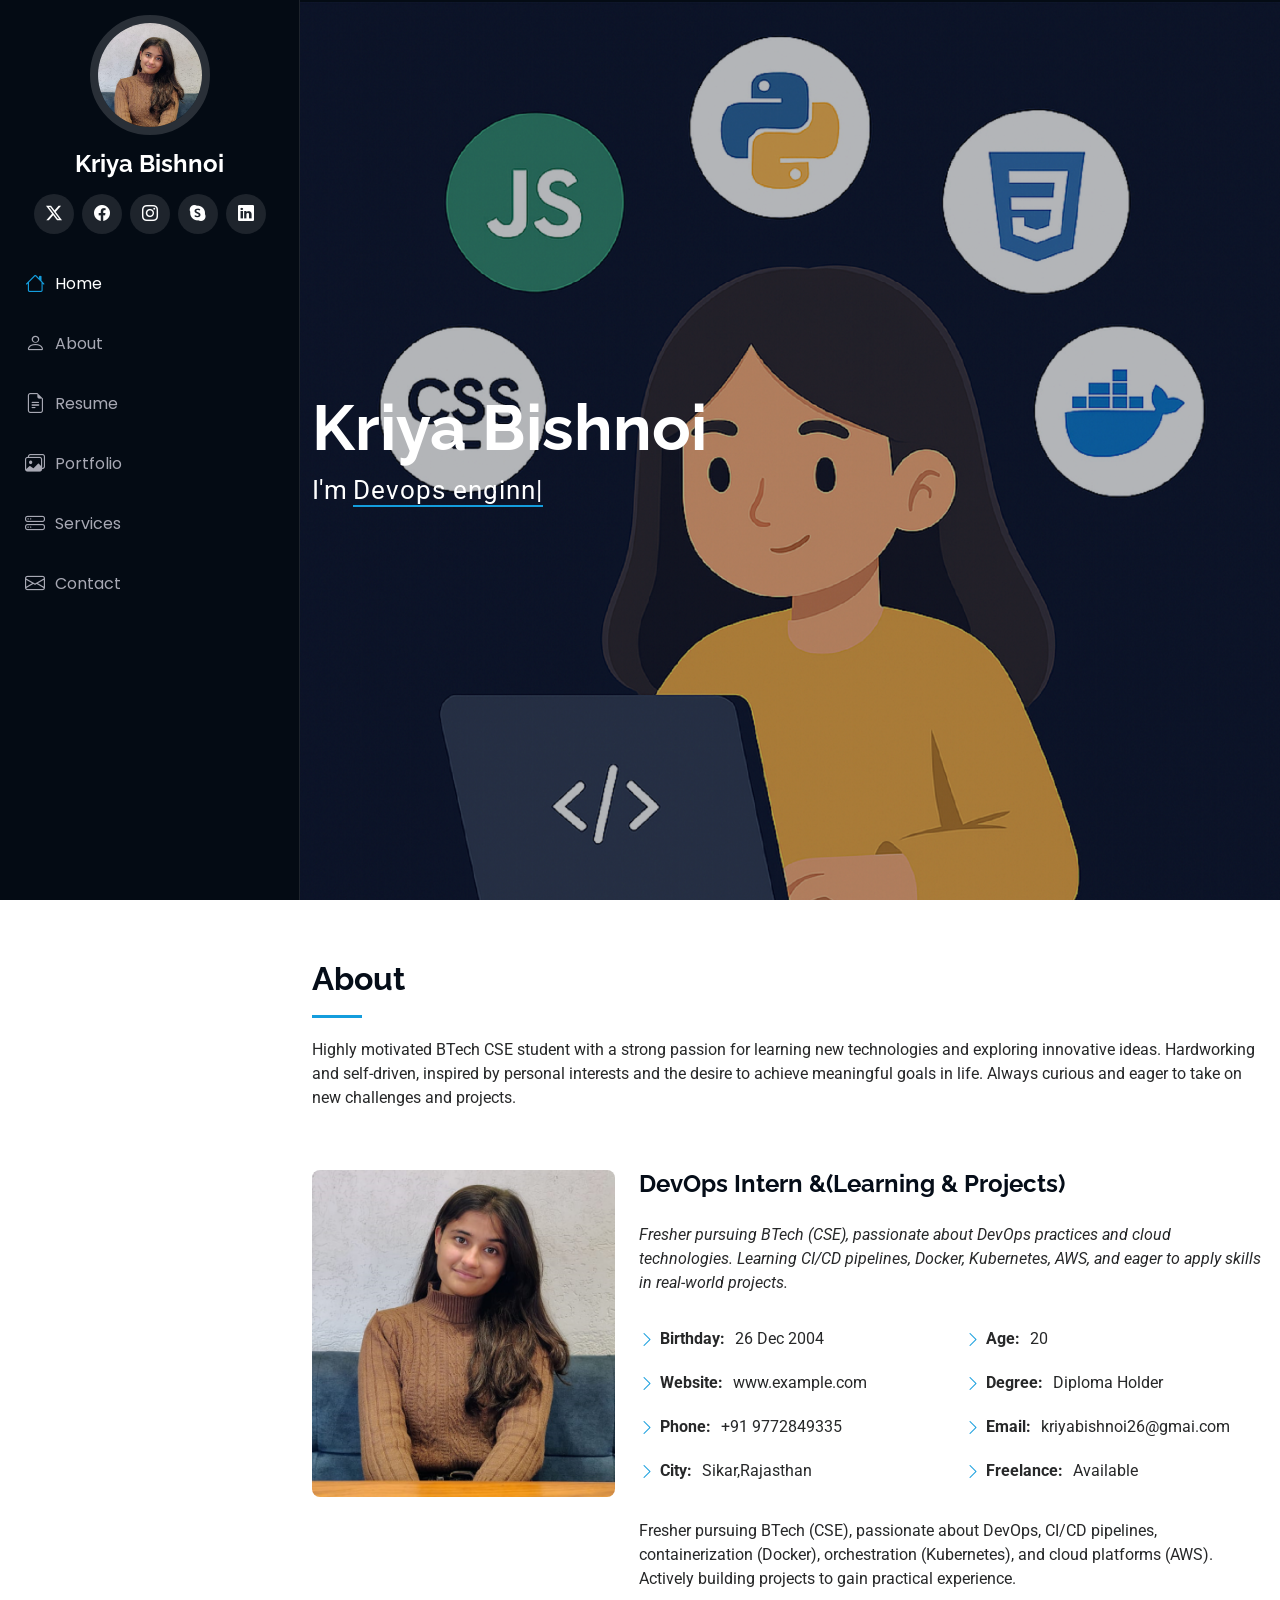
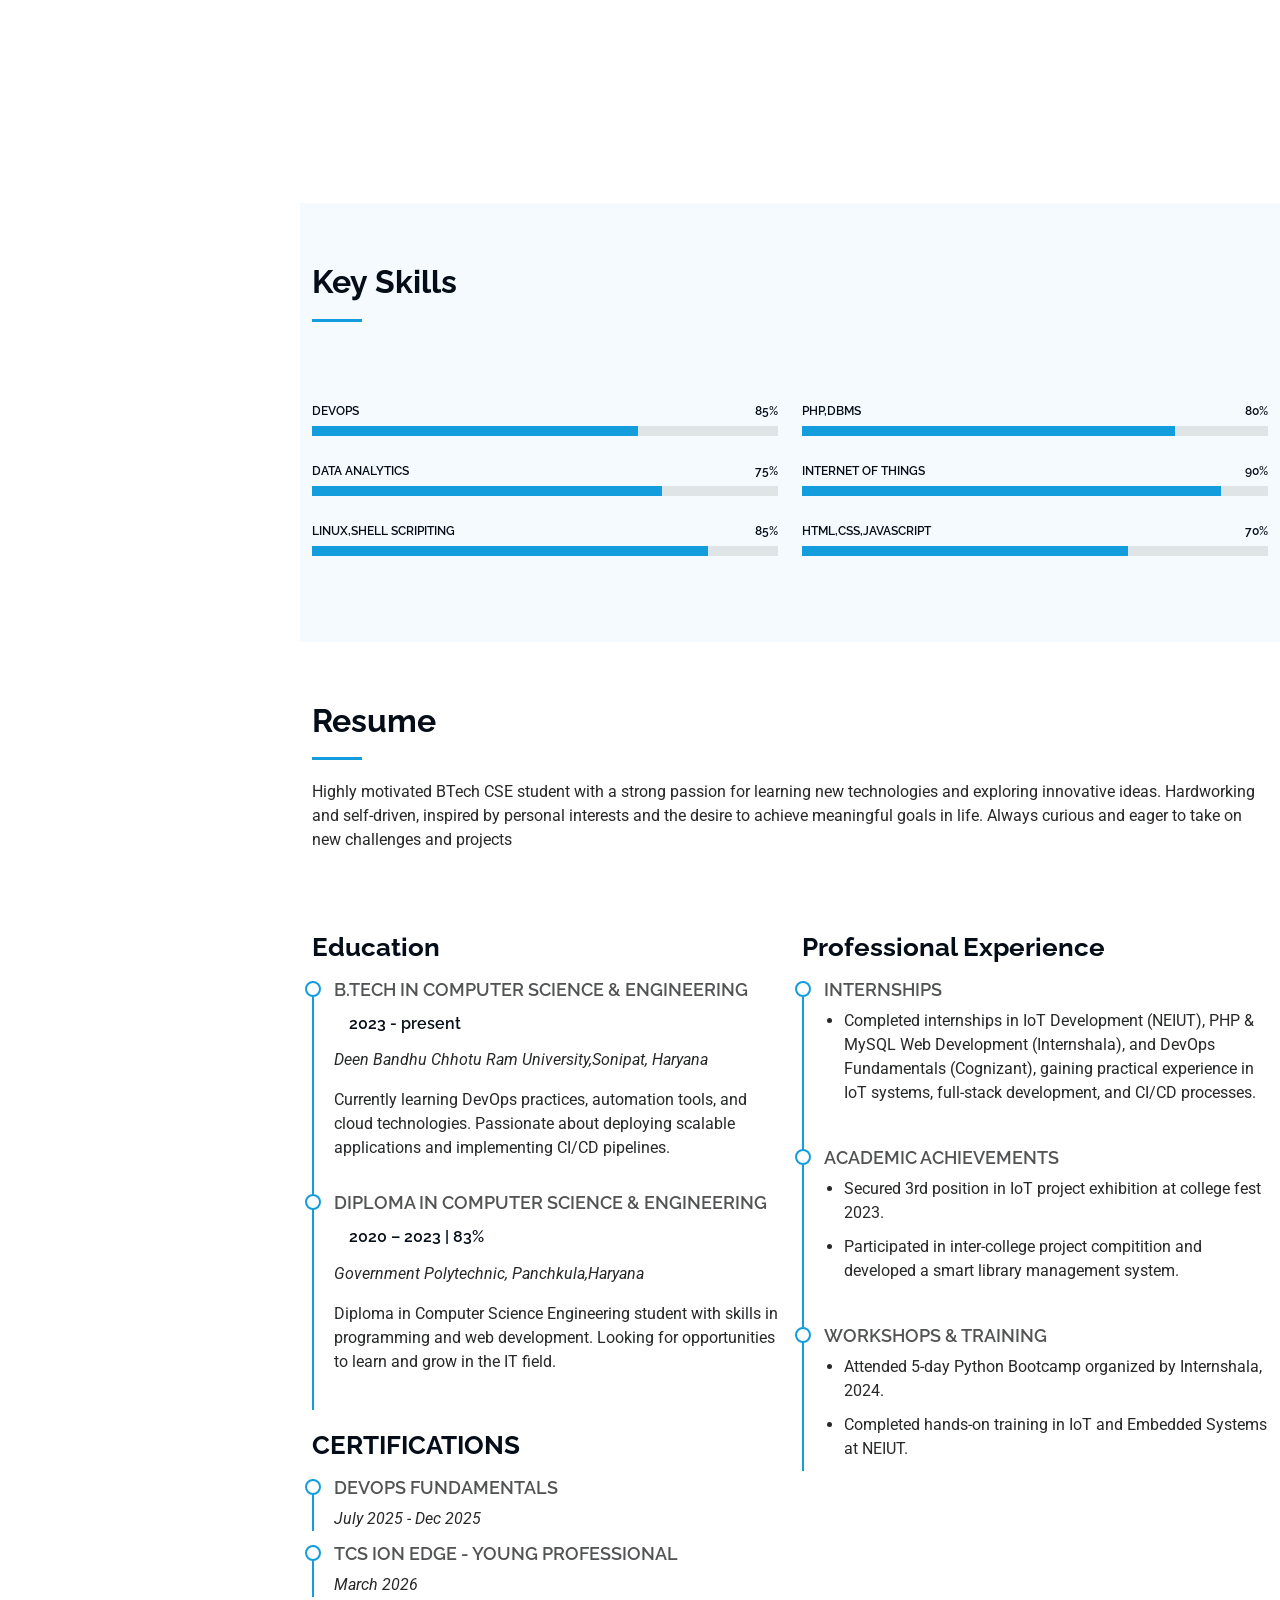
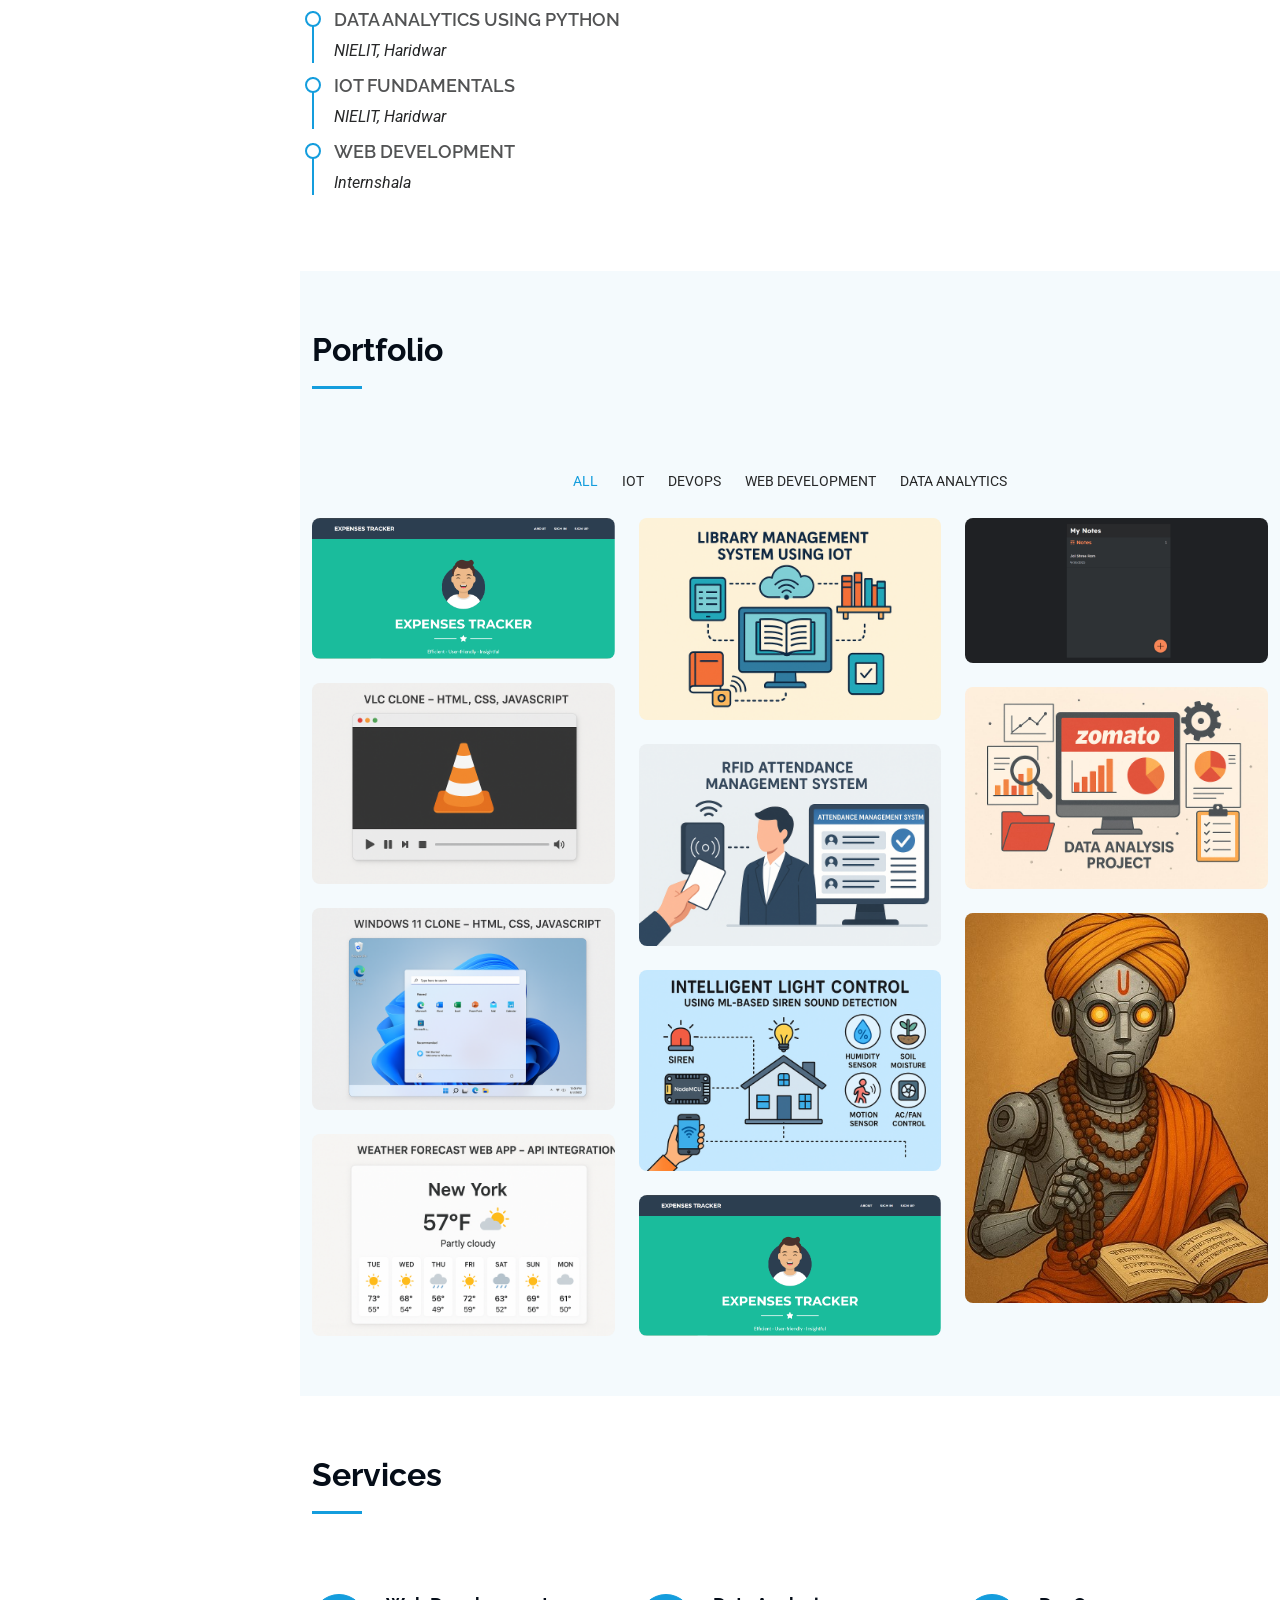
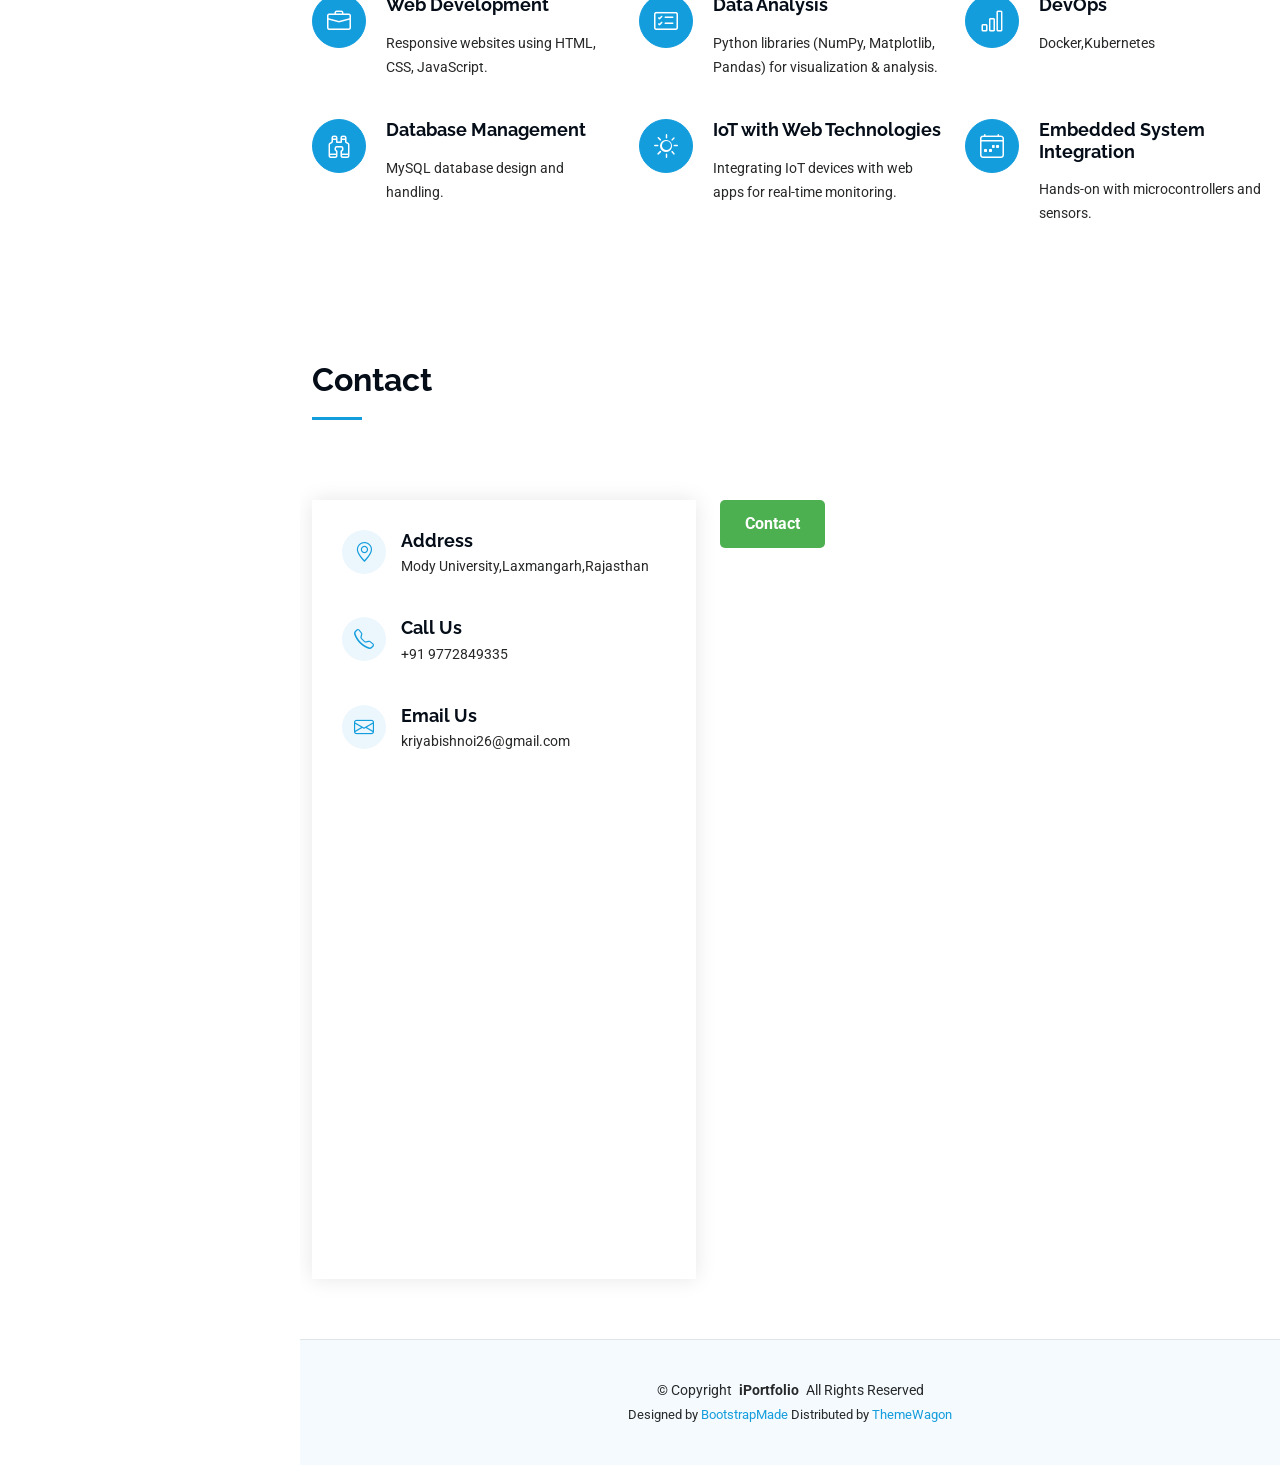
<file: index.html>
<!DOCTYPE html>
<html lang="en">

<head>
  <meta charset="utf-8">
  <meta content="width=device-width, initial-scale=1.0" name="viewport">
  <title>Index - iPortfolio Bootstrap Template</title>
  <meta content="" name="description">
  <meta content="" name="keywords">

  <!-- Favicons -->
  <link href="assets/img/favicon.png" rel="icon">
  <link href="assets/img/apple-touch-icon.png" rel="apple-touch-icon">

  <!-- Fonts -->
  <link href="https://fonts.googleapis.com" rel="preconnect">
  <link href="https://fonts.gstatic.com" rel="preconnect" crossorigin>
  <link href="https://fonts.googleapis.com/css2?family=Roboto:ital,wght@0,100;0,300;0,400;0,500;0,700;0,900;1,100;1,300;1,400;1,500;1,700;1,900&family=Poppins:ital,wght@0,100;0,200;0,300;0,400;0,500;0,600;0,700;0,800;0,900;1,100;1,200;1,300;1,400;1,500;1,600;1,700;1,800;1,900&family=Raleway:ital,wght@0,100;0,200;0,300;0,400;0,500;0,600;0,700;0,800;0,900;1,100;1,200;1,300;1,400;1,500;1,600;1,700;1,800;1,900&display=swap" rel="stylesheet">

  <!-- Vendor CSS Files -->
  <link href="assets/vendor/bootstrap/css/bootstrap.min.css" rel="stylesheet">
  <link href="assets/vendor/bootstrap-icons/bootstrap-icons.css" rel="stylesheet">
  <link href="assets/vendor/aos/aos.css" rel="stylesheet">
  <link href="assets/vendor/glightbox/css/glightbox.min.css" rel="stylesheet">
  <link href="assets/vendor/swiper/swiper-bundle.min.css" rel="stylesheet">

  <!-- Main CSS File -->
  <link href="assets/css/main.css" rel="stylesheet">

  <!-- =======================================================
  * Template Name: iPortfolio
  * Template URL: https://bootstrapmade.com/iportfolio-bootstrap-portfolio-websites-template/
  * Updated: Jun 29 2024 with Bootstrap v5.3.3
  * Author: BootstrapMade.com
  * License: https://bootstrapmade.com/license/
  ======================================================== -->
</head>

<body class="index-page">

  <header id="header" class="header dark-background d-flex flex-column">
    <i class="header-toggle d-xl-none bi bi-list"></i>

    <div class="profile-img">
      <img src="assets/img/my-profile-img.jpeg" alt="" class="img-fluid rounded-circle">
    </div>

    <a href="index.html" class="logo d-flex align-items-center justify-content-center">
      <!-- Uncomment the line below if you also wish to use an image logo -->
      <!-- <img src="assets/img/logo.png" alt=""> -->
      <h1 class="sitename">Kriya Bishnoi</h1>
    </a>

    <div class="social-links text-center">
      <a href="#" class="twitter"><i class="bi bi-twitter-x"></i></a>
      <a href="#" class="facebook"><i class="bi bi-facebook"></i></a>
      <a href="#" class="instagram"><i class="bi bi-instagram"></i></a>
      <a href="#" class="google-plus"><i class="bi bi-skype"></i></a>
      <a href="#" class="linkedin"><i class="bi bi-linkedin"></i></a>
    </div>

    <nav id="navmenu" class="navmenu">
      <ul>
        <li><a href="#hero" class="active"><i class="bi bi-house navicon"></i>Home</a></li>
        <li><a href="#about"><i class="bi bi-person navicon"></i> About</a></li>
        <li><a href="#resume"><i class="bi bi-file-earmark-text navicon"></i> Resume</a></li>
        <li><a href="#portfolio"><i class="bi bi-images navicon"></i> Portfolio</a></li>
        <li><a href="#services"><i class="bi bi-hdd-stack navicon"></i> Services</a></li>
        <!--<li class="dropdown"><a href="#"><i class="bi bi-menu-button navicon"></i> <span>Dropdown</span> <i class="bi bi-chevron-down toggle-dropdown"></i></a>
          <ul>
            <li><a href="#">Dropdown 1</a></li>
            <li class="dropdown"><a href="#"><span>Deep Dropdown</span> <i class="bi bi-chevron-down toggle-dropdown"></i></a>
              <ul>
                <li><a href="#">Deep Dropdown 1</a></li>
                <li><a href="#">Deep Dropdown 2</a></li>
                <li><a href="#">Deep Dropdown 3</a></li>
                <li><a href="#">Deep Dropdown 4</a></li>
                <li><a href="#">Deep Dropdown 5</a></li>
              </ul>
            </li>
            <li><a href="#">Dropdown 2</a></li>
            <li><a href="#">Dropdown 3</a></li>
            <li><a href="#">Dropdown 4</a></li>
          </ul>-->
        </li>
        <li><a href="#contact"><i class="bi bi-envelope navicon"></i> Contact</a></li>
      </ul>
    </nav>

  </header>

  <main class="main">

    <!-- Hero Section -->
    <section id="hero" class="hero section dark-background">

      <img src="assets/img/bg1.png" alt="" data-aos="fade-in" class="">

      <div class="container" data-aos="fade-up" data-aos-delay="100">
        <h2>Kriya Bishnoi</h2>
        <p>I'm <span class="typed" data-typed-items="Devops enginner, Developer, Freelancer, Photographer">Designer</span><span class="typed-cursor typed-cursor--blink" aria-hidden="true"></span><span class="typed-cursor typed-cursor--blink" aria-hidden="true"></span></p>
      </div>

    </section><!-- /Hero Section -->

    <!-- About Section -->
    <section id="about" class="about section">

      <!-- Section Title -->
      <div class="container section-title" data-aos="fade-up">
        <h2>About</h2>
        <p> Highly motivated BTech CSE student with a strong passion for learning new technologies and exploring
 innovative ideas. Hardworking and self-driven, inspired by personal interests and the desire to achieve
 meaningful goals in life. Always curious and eager to take on new challenges and projects.</p>
      </div><!-- End Section Title -->

      <div class="container" data-aos="fade-up" data-aos-delay="100">

        <div class="row gy-4 justify-content-center">
          <div class="col-lg-4">
            <img src="assets/img/my-profile-img-Copy.png" class="img-fluid" alt="">
          </div>
          <div class="col-lg-8 content">
            <h2>DevOps Intern &amp;(Learning & Projects)</h2>
            <p class="fst-italic py-3">
              Fresher pursuing BTech (CSE), passionate about DevOps practices and cloud technologies. Learning CI/CD pipelines, Docker, Kubernetes, AWS, and eager to apply skills in real-world projects.
            </p>
            <div class="row">
              <div class="col-lg-6">
                <ul>
                  <li><i class="bi bi-chevron-right"></i> <strong>Birthday:</strong> <span>26 Dec 2004</span></li>
                  <li><i class="bi bi-chevron-right"></i> <strong>Website:</strong> <span>www.example.com</span></li>
                  <li><i class="bi bi-chevron-right"></i> <strong>Phone:</strong> <span>+91 9772849335</span></li>
                  <li><i class="bi bi-chevron-right"></i> <strong>City:</strong> <span>Sikar,Rajasthan</span></li>
                </ul>
              </div>
              <div class="col-lg-6">
                <ul>
                  <li><i class="bi bi-chevron-right"></i> <strong>Age:</strong> <span>20</span></li>
                  <li><i class="bi bi-chevron-right"></i> <strong>Degree:</strong> <span>Diploma Holder</span></li>
                  <li><i class="bi bi-chevron-right"></i> <strong>Email:</strong> <span>kriyabishnoi26@gmai.com</span></li>
                  <li><i class="bi bi-chevron-right"></i> <strong>Freelance:</strong> <span>Available</span></li>
                </ul>
              </div>
            </div>
            <p class="py-3">
              Fresher pursuing BTech (CSE), passionate about DevOps, CI/CD pipelines, containerization (Docker), orchestration (Kubernetes), and cloud platforms (AWS). Actively building projects to gain practical experience.</p>
          </div>
        </div>

      </div>

    </section><!-- /About Section -->

    <!-- Stats Section -->
    <section id="stats" class="stats section">

      <div class="container" data-aos="fade-up" data-aos-delay="100">

       <!--<div class="row gy-4">

          <div class="col-lg-3 col-md-6">
            <div class="stats-item">
              <i class="bi bi-emoji-smile"></i>
              <span data-purecounter-start="0" data-purecounter-end="232" data-purecounter-duration="1" class="purecounter"></span>
              <p><strong>Happy Clients</strong> <span>consequuntur quae</span></p>
            </div>
          </div><!-- End Stats Item 

          <div class="col-lg-3 col-md-6">
            <div class="stats-item">
              <i class="bi bi-journal-richtext"></i>
              <span data-purecounter-start="0" data-purecounter-end="521" data-purecounter-duration="1" class="purecounter"></span>
              <p><strong>Projects</strong> <span>adipisci atque cum quia aut</span></p>
            </div>
          </div><!-- End Stats Item 

          <div class="col-lg-3 col-md-6">
            <div class="stats-item">
              <i class="bi bi-headset"></i>
              <span data-purecounter-start="0" data-purecounter-end="1453" data-purecounter-duration="1" class="purecounter"></span>
              <p><strong>Hours Of Support</strong> <span>aut commodi quaerat</span></p>
            </div>
          </div><!-- End Stats Item 

          <div class="col-lg-3 col-md-6">
            <div class="stats-item">
              <i class="bi bi-people"></i>
              <span data-purecounter-start="0" data-purecounter-end="32" data-purecounter-duration="1" class="purecounter"></span>
              <p><strong>Hard Workers</strong> <span>rerum asperiores dolor</span></p>
            </div>
          </div><!-- End Stats Item 

        </div>-->

      </div>

    </section><!-- /Stats Section -->

    <!-- Skills Section -->
    <section id="skills" class="skills section light-background">

      <!-- Section Title -->
      <div class="container section-title" data-aos="fade-up">
        <h2>Key Skills</h2>
        <p></p>
      </div><!-- End Section Title -->

      <div class="container" data-aos="fade-up" data-aos-delay="100">

        <div class="row skills-content skills-animation">

          <div class="col-lg-6">

            <div class="progress">
              <span class="skill"><span>DevOps</span> <i class="val">85%</i></span>
              <div class="progress-bar-wrap">
                <div class="progress-bar" role="progressbar" aria-valuenow="70" aria-valuemin="0" aria-valuemax="100"></div>
              </div>
            </div>
           <div class="progress">
              <span class="skill"><span>Data Analytics</span> <i class="val">75%</i></span>
              <div class="progress-bar-wrap">
                <div class="progress-bar" role="progressbar" aria-valuenow="75" aria-valuemin="0" aria-valuemax="100"></div>
              </div>
            </div><!-- End Skills Item -->
          <div class="progress">
              <span class="skill"><span>LINUX,SHELL SCRIPITING</span> <i class="val">85%</i></span>
              <div class="progress-bar-wrap">
                <div class="progress-bar" role="progressbar" aria-valuenow="85" aria-valuemin="0" aria-valuemax="100"></div>
              </div>
            </div><!-- End Skills Item -->
          </div>

          <div class="col-lg-6">

            <div class="progress">
              <span class="skill"><span>PHP,DBMS</span> <i class="val">80%</i></span>
              <div class="progress-bar-wrap">
                <div class="progress-bar" role="progressbar" aria-valuenow="80" aria-valuemin="0" aria-valuemax="100"></div>
              </div>
            </div><!-- End Skills Item -->

            <div class="progress">
              <span class="skill"><span>INTERNET OF THINGS</span> <i class="val">90%</i></span>
              <div class="progress-bar-wrap">
                <div class="progress-bar" role="progressbar" aria-valuenow="90" aria-valuemin="0" aria-valuemax="100"></div>
              </div>
            </div><!-- End Skills Item -->
            
            <div class="progress">
              <span class="skill"><span>HTML,CSS,JavaScript</span> <i class="val">70%</i></span>
              <div class="progress-bar-wrap">
                <div class="progress-bar" role="progressbar" aria-valuenow="70" aria-valuemin="0" aria-valuemax="100"></div>
              </div>
            </div><!-- End Skills Item -->

          </div>

        </div>

      </div>

    </section><!-- /Skills Section -->

    <!-- Resume Section -->
    <section id="resume" class="resume section">

      <!-- Section Title -->
      <div class="container section-title" data-aos="fade-up">
        <h2>Resume</h2>
        <p> Highly motivated BTech CSE student with a strong passion for learning new technologies and exploring
            innovative ideas. Hardworking and self-driven, inspired by personal interests and the desire to achieve
            meaningful goals in life. Always curious and eager to take on new challenges and projects</p>
      </div><!-- End Section Title -->

      <div class="container">

        <div class="row">

          <div class="col-lg-6" data-aos="fade-up" data-aos-delay="100">
            <h3 class="resume-title">Education</h3>
            <div class="resume-item">
              <h4> B.TECH IN COMPUTER SCIENCE &amp; ENGINEERING</h4>
              <h5>2023 - present</h5>
              <p><em> Deen Bandhu Chhotu Ram University,Sonipat, Haryana</em></p>
              <p>Currently learning DevOps practices, automation tools, and cloud technologies. Passionate about deploying scalable applications and implementing CI/CD pipelines.</p>
            </div><!-- Edn Resume Item -->

            <div class="resume-item">
              <h4> DIPLOMA IN COMPUTER SCIENCE &amp; ENGINEERING</h4>
              <h5> 2020 – 2023 | 83%</h5>
              <p><em>Government Polytechnic, Panchkula,Haryana</em></p>
              <p>Diploma in Computer Science Engineering student with skills in programming and web development. Looking for opportunities to learn and grow in the IT field.</p>
            </div><!-- Edn Resume Item -->

             <h3 class="resume-title">CERTIFICATIONS</h3>
 <div class="resume-item pb-0">
              <h4>DevOps Fundamentals</h4>
              <p><em>July 2025 - Dec 2025</em></p>
              <!-- <ul>
                <li>Portland par 127,Orlando, FL</li>
                <li>(123) 456-7891</li>
                <li>alice.barkley@example.com</li>
              </ul>-->
            </div><!-- Edn Resume Item -->
          <div class="resume-item pb-0">
              <h4>TCS iON Edge - Young Professional</h4>
              <p><em>March 2026</em></p>
              <!-- <ul>
                <li>Portland par 127,Orlando, FL</li>
                <li>(123) 456-7891</li>
                <li>alice.barkley@example.com</li>
              </ul>-->
            </div><!-- Edn Resume Item -->
            <div class="resume-item pb-0">
              <h4>Data Analytics using Python</h4>
              <p><em>NIELIT, Haridwar</em></p>
             <!-- <ul>
                <li>Portland par 127,Orlando, FL</li>
                <li>(123) 456-7891</li>
                <li>alice.barkley@example.com</li>
              </ul>-->
            </div><!-- Edn Resume Item -->
            <div class="resume-item pb-0">
              <h4>IoT Fundamentals</h4>
              <p><em>NIELIT, Haridwar</em></p>
              <!-- <ul>
                <li>Portland par 127,Orlando, FL</li>
                <li>(123) 456-7891</li>
                <li>alice.barkley@example.com</li>
              </ul>-->
            </div><!-- Edn Resume Item -->
           <div class="resume-item pb-0">
              <h4>Web Development</h4>
              <p><em>Internshala</em></p>
              <!-- <ul>
                <li>Portland par 127,Orlando, FL</li>
                <li>(123) 456-7891</li>
                <li>alice.barkley@example.com</li>
              </ul>-->
            </div><!-- Edn Resume Item -->
            
          </div>

          <div class="col-lg-6" data-aos="fade-up" data-aos-delay="200">
            <h3 class="resume-title">Professional Experience</h3>
            <div class="resume-item">
              <h4>Internships</h4>
              <!--<h5>June 2023 – August 2023</h5>
              <p><em>IoT Development Intern – NEIUT </em></p>-->
              <ul>
                <li>Completed internships in IoT Development (NEIUT), PHP & MySQL Web Development (Internshala), and DevOps Fundamentals (Cognizant), gaining practical experience in IoT systems, full-stack development, and CI/CD processes.</li>
             
              </ul>
            </div><!-- Edn Resume Item -->

            <div class="resume-item">
              <h4>Academic Achievements</h4>
              <!--<h5>2017 - 2018</h5>
              <p><em>Stepping Stone Advertising, New York, NY</em></p>-->
              <ul>
                <li>Secured 3rd position in IoT project exhibition at college fest 2023.</li>
                <li>Participated in inter-college project compitition and developed a smart library management system.</li>
              
              </ul>
            </div><!-- Edn Resume Item -->

          <div class="resume-item">
              <h4>Workshops & Training</h4>
              <!--<h5>2017 - 2018</h5>
              <p><em>Stepping Stone Advertising, New York, NY</em></p>-->
              <ul>
                <li>Attended 5-day Python Bootcamp organized by Internshala, 2024.</li>
                <li>Completed hands-on training in IoT and Embedded Systems at NEIUT.</li>
              </ul>
            </div><!-- Edn Resume Item -->

          </div>

        </div>

      </div>

    </section><!-- /Resume Section -->

    <!-- Portfolio Section -->
    <section id="portfolio" class="portfolio section light-background">

      <!-- Section Title -->
      <div class="container section-title" data-aos="fade-up">
        <h2>Portfolio</h2>
        <p></p>
      </div><!-- End Section Title -->

      <div class="container">

        <div class="isotope-layout" data-default-filter="*" data-layout="masonry" data-sort="original-order">

          <ul class="portfolio-filters isotope-filters" data-aos="fade-up" data-aos-delay="100">
            <li data-filter="*" class="filter-active">All</li>
            <li data-filter=".filter-app">IOT</li>
            <li data-filter=".filter-product">Devops</li>
            <li data-filter=".filter-branding">Web Development</li>
            <li data-filter=".filter-books">Data Analytics</li>
          </ul><!-- End Portfolio Filters -->

          <div class="row gy-4 isotope-container" data-aos="fade-up" data-aos-delay="200">
<div class="col-lg-4 col-md-6 portfolio-item isotope-item filter-books">
              <div class="portfolio-content h-100">
                <img src="assets/img/portfolio/Docker.png" class="img-fluid" alt="">
                <div class="portfolio-info">
                  <h4>Devops 1</h4>
                  <p>HDB Finance Project</p>
                  <a href="assets/img/portfolio/ChatGPT Image Mar 10, 2026, 03_30_01 PM.png" title="Branding 3" data-gallery="portfolio-gallery-book" class="glightbox preview-link"><i class="bi bi-zoom-in"></i></a>
                  <a href="HDB.html" title="More Details" class="details-link"><i class="bi bi-link-45deg"></i></a>
                </div>
              </div>
            </div>
            <div class="col-lg-4 col-md-6 portfolio-item isotope-item filter-app">
              <div class="portfolio-content h-100">
                <img src="assets/img/portfolio/APP1.png" class="img-fluid" alt="">
                <div class="portfolio-info">
                  <h4>Project 1</h4>
                  <p> SMART LIBRARY MANAGEMENT SYSTEM</p>
                  <a href="assets/img/portfolio/APP1.png" title="App 1" data-gallery="portfolio-gallery-app" class="glightbox preview-link"><i class="bi bi-zoom-in"></i></a>
                  <a href="library.html" title="More Details" class="details-link"><i class="bi bi-link-45deg"></i></a>
                </div>
              </div>
            </div><!-- End Portfolio Item -->

            <div class="col-lg-4 col-md-6 portfolio-item isotope-item filter-product">
              <div class="portfolio-content h-100">
                <img src="assets/img/portfolio/PRODUCT1.png" class="img-fluid" alt="">
                <div class="portfolio-info">
                  <h4>Project 2</h4>
                  <p>Deployed a web application with Nginx and MySQL</p>
                  <a href="assets/img/portfolio/PRODUCT1.png" title="Product 1" data-gallery="portfolio-gallery-product" class="glightbox preview-link"><i class="bi bi-zoom-in"></i></a>
                  <a href="docker.html" title="More Details" class="details-link"><i class="bi bi-link-45deg"></i></a>
                </div>
              </div>
            </div><!-- End Portfolio Item -->

            <div class="col-lg-4 col-md-6 portfolio-item isotope-item filter-branding">
              <div class="portfolio-content h-100">
                <img src="assets/img/portfolio/Branding1.png" class="img-fluid" alt="">
                <div class="portfolio-info">
                  <h4>Project 3</h4>
                  <p> VLC CLONE</p>
                  <a href="assets/img/portfolio/Branding1.png" title="Branding 1" data-gallery="portfolio-gallery-branding" class="glightbox preview-link"><i class="bi bi-zoom-in"></i></a>
                  <a href="vlc.html" title="More Details" class="details-link"><i class="bi bi-link-45deg"></i></a>
                </div>
              </div>
            </div><!-- End Portfolio Item -->

            <div class="col-lg-4 col-md-6 portfolio-item isotope-item filter-books">
              <div class="portfolio-content h-100">
                <img src="assets/img/portfolio/BOOKS1.jpeg" class="img-fluid" alt="">
                <div class="portfolio-info">
                  <h4>Project 4</h4>
                  <p>ZOMATO DATA ANALYSIS</p>
                  <a href="assets/img/portfolio/BOOKS1.jpeg" title="Branding 1" data-gallery="portfolio-gallery-book" class="glightbox preview-link"><i class="bi bi-zoom-in"></i></a>
                  <a href="zomato.html" title="More Details" class="details-link"><i class="bi bi-link-45deg"></i></a>
                </div>
              </div>
            </div><!-- End Portfolio Item -->

            <div class="col-lg-4 col-md-6 portfolio-item isotope-item filter-app">
              <div class="portfolio-content h-100">
                <img src="assets/img/portfolio/APP2.png" class="img-fluid" alt="">
                <div class="portfolio-info">
                  <h4>Project 5</h4>
                  <p> RFID ATTENDANCE MANAGEMENT SYSTEM</p>
                  <a href="assets/img/portfolio/APP2.png" title="App 2" data-gallery="portfolio-gallery-app" class="glightbox preview-link"><i class="bi bi-zoom-in"></i></a>
                  <a href="portfolio-details.html" title="More Details" class="details-link"><i class="bi bi-link-45deg"></i></a>
                </div>
              </div>
            </div><!-- End Portfolio Item -->

           <!-- <div class="col-lg-4 col-md-6 portfolio-item isotope-item filter-product">
              <div class="portfolio-content h-100">
                <img src="assets/img/portfolio/product-2.jpg" class="img-fluid" alt="">
                <div class="portfolio-info">
                  <h4>Product 2</h4>
                  <p>Lorem ipsum, dolor sit amet consectetur</p>
                  <a href="assets/img/portfolio/product-2.jpg" title="Product 2" data-gallery="portfolio-gallery-product" class="glightbox preview-link"><i class="bi bi-zoom-in"></i></a>
                  <a href="portfolio-details.html" title="More Details" class="details-link"><i class="bi bi-link-45deg"></i></a>
                </div>
              </div>
            </div><!-- End Portfolio Item -->

            <div class="col-lg-4 col-md-6 portfolio-item isotope-item filter-branding">
              <div class="portfolio-content h-100">
                <img src="assets/img/portfolio/Branding2.png" class="img-fluid" alt="">
                <div class="portfolio-info">
                  <h4>Project 6</h4>
                  <p> WINDOWS 11 CLONE</p>
                  <a href="assets/img/portfolio/Branding2.png" title="Branding 2" data-gallery="portfolio-gallery-branding" class="glightbox preview-link"><i class="bi bi-zoom-in"></i></a>
                  <a href="window.html" title="More Details" class="details-link"><i class="bi bi-link-45deg"></i></a>
                </div>
              </div>
            </div><!-- End Portfolio Item -->

           <!-- <div class="col-lg-4 col-md-6 portfolio-item isotope-item filter-books">
              <div class="portfolio-content h-100">
                <img src="assets/img/portfolio/books-2.jpg" class="img-fluid" alt="">
                <div class="portfolio-info">
                  <h4>Books 2</h4>
                  <p>Lorem ipsum, dolor sit amet consectetur</p>
                  <a href="assets/img/portfolio/books-2.jpg" title="Branding 2" data-gallery="portfolio-gallery-book" class="glightbox preview-link"><i class="bi bi-zoom-in"></i></a>
                  <a href="portfolio-details.html" title="More Details" class="details-link"><i class="bi bi-link-45deg"></i></a>
                </div>
              </div>
            </div><!-- End Portfolio Item -->

            <div class="col-lg-4 col-md-6 portfolio-item isotope-item filter-app">
              <div class="portfolio-content h-100">
                <img src="assets/img/portfolio/APP3.jpeg" class="img-fluid" alt="" >
                <div class="portfolio-info">
                  <h4>Project 7</h4>
                  <p>AI PANDIT </p>
                  <a href="assets/img/portfolio/APP3.jpeg" title="App 3" data-gallery="portfolio-gallery-app" class="glightbox preview-link"><i class="bi bi-zoom-in"></i></a>
                  <a href="portfolio-details.html" title="More Details" class="details-link"><i class="bi bi-link-45deg"></i></a>
                </div>
              </div>
            </div><!-- End Portfolio Item -->

           <div class="col-lg-4 col-md-6 portfolio-item isotope-item filter-product">
              <div class="portfolio-content h-100">
                <img src="assets/img/portfolio/Intelligent Home Control with Sensors.png" class="img-fluid" alt="">
                <div class="portfolio-info">
                  <h4>Product 3</h4>
                  <p>Intelligent Light Control Using ML-Based Siren Sound Detection</p>
                  <a href="assets/img/portfolio/Intelligent Home Control with Sensors.png" title="Product 3" data-gallery="portfolio-gallery-product" class="glightbox preview-link"><i class="bi bi-zoom-in"></i></a>
                  <a href="iot.html" title="More Details" class="details-link"><i class="bi bi-link-45deg"></i></a>
                </div>
              </div>
            </div><!-- End Portfolio Item -->

           <div class="col-lg-4 col-md-6 portfolio-item isotope-item filter-branding">
              <div class="portfolio-content h-100">
                <img src="assets/img/portfolio/Branding3.png" class="img-fluid" alt="">
                <div class="portfolio-info">
                  <h4>Project 8</h4>
                  <p>WEATHER FORECAST WEB APP</p>
                  <a href="assets/img/portfolio/branding-3.jpg" title="Branding 2" data-gallery="portfolio-gallery-branding" class="glightbox preview-link"><i class="bi bi-zoom-in"></i></a>
                  <a href="weather.html" title="More Details" class="details-link"><i class="bi bi-link-45deg"></i></a>
                </div>
              </div>
            </div><!-- End Portfolio Item-->

            <div class="col-lg-4 col-md-6 portfolio-item isotope-item filter-books">
              <div class="portfolio-content h-100">
                <img src="assets/img/portfolio/Docker.png" class="img-fluid" alt="">
                <div class="portfolio-info">
                  <h4>Devops 2</h4>
                  <p>3-Tier Application Docker Compose</p>
                  <a href="assets/img/portfolio/Docker.png" title="Branding 3" data-gallery="portfolio-gallery-book" class="glightbox preview-link"><i class="bi bi-zoom-in"></i></a>
                  <a href="docker1.html" title="More Details" class="details-link"><i class="bi bi-link-45deg"></i></a>
                </div>
              </div>
            </div><!-- End Portfolio Item -->

          </div><!-- End Portfolio Container -->

        </div>

      </div>

    </section><!-- /Portfolio Section -->

    <!-- Services Section -->
    <section id="services" class="services section">

      <!-- Section Title -->
      <div class="container section-title" data-aos="fade-up">
        <h2>Services</h2>
        <p></p>
      </div><!-- End Section Title -->

      <div class="container">

        <div class="row gy-4">

          <div class="col-lg-4 col-md-6 service-item d-flex" data-aos="fade-up" data-aos-delay="100">
            <div class="icon flex-shrink-0"><i class="bi bi-briefcase"></i></div>
            <div>
              <h4 class="title"><a href="service-details.html" class="stretched-link">Web Development</a></h4>
              <p class="description">Responsive websites using HTML, CSS, JavaScript.</p>
            </div>
          </div>
          <!-- End Service Item -->

          <div class="col-lg-4 col-md-6 service-item d-flex" data-aos="fade-up" data-aos-delay="200">
            <div class="icon flex-shrink-0"><i class="bi bi-card-checklist"></i></div>
            <div>
              <h4 class="title"><a href="service-details.html" class="stretched-link">Data Analysis</a></h4>
              <p class="description">Python libraries (NumPy, Matplotlib, Pandas) for visualization & analysis.</p>
            </div>
          </div><!-- End Service Item -->

          <div class="col-lg-4 col-md-6 service-item d-flex" data-aos="fade-up" data-aos-delay="300">
            <div class="icon flex-shrink-0"><i class="bi bi-bar-chart"></i></div>
            <div>
              <h4 class="title"><a href="service-details.html" class="stretched-link">DevOps</a></h4>
              <p class="description">Docker,Kubernetes</p>
            </div>
          </div><!-- End Service Item -->

          <div class="col-lg-4 col-md-6 service-item d-flex" data-aos="fade-up" data-aos-delay="400">
            <div class="icon flex-shrink-0"><i class="bi bi-binoculars"></i></div>
            <div>
              <h4 class="title"><a href="service-details.html" class="stretched-link">Database Management</a></h4>
              <p class="description">MySQL database design and handling.</p>
            </div>
          </div><!-- End Service Item -->

          <div class="col-lg-4 col-md-6 service-item d-flex" data-aos="fade-up" data-aos-delay="500">
            <div class="icon flex-shrink-0"><i class="bi bi-brightness-high"></i></div>
            <div>
              <h4 class="title"><a href="service-details.html" class="stretched-link">IoT with Web Technologies</a></h4>
              <p class="description">Integrating IoT devices with web apps for real-time monitoring.</p>
            </div>
          </div><!-- End Service Item -->

          <div class="col-lg-4 col-md-6 service-item d-flex" data-aos="fade-up" data-aos-delay="600">
            <div class="icon flex-shrink-0"><i class="bi bi-calendar4-week"></i></div>
            <div>
              <h4 class="title"><a href="service-details.html" class="stretched-link">Embedded System Integration</a></h4>
              <p class="description">Hands-on with microcontrollers and sensors.</p>
            </div>
          </div><!-- End Service Item -->

        </div>

      </div>

    </section><!-- /Services Section -->

    <!-- Testimonials Section -->
   <!-- <section id="testimonials" class="testimonials section light-background">
          Section Title 
      <div class="container section-title" data-aos="fade-up">
        <h2>Testimonials</h2>
        <p>Necessitatibus eius consequatur ex aliquid fuga eum quidem sint consectetur velit</p>
      </div><!-- End Section Title 

      <div class="container" data-aos="fade-up" data-aos-delay="100">

        <div class="swiper init-swiper">
          <script type="application/json" class="swiper-config">
            {
              "loop": true,
              "speed": 600,
              "autoplay": {
                "delay": 5000
              },
              "slidesPerView": "auto",
              "pagination": {
                "el": ".swiper-pagination",
                "type": "bullets",
                "clickable": true
              },
              "breakpoints": {
                "320": {
                  "slidesPerView": 1,
                  "spaceBetween": 40
                },
                "1200": {
                  "slidesPerView": 3,
                  "spaceBetween": 1
                }
              }
            }
          </script>
          <div class="swiper-wrapper">

            <div class="swiper-slide">
              <div class="testimonial-item">
                <p>
                  <i class="bi bi-quote quote-icon-left"></i>
                  <span>Proin iaculis purus consequat sem cure digni ssim donec porttitora entum suscipit rhoncus. Accusantium quam, ultricies eget id, aliquam eget nibh et. Maecen aliquam, risus at semper.</span>
                  <i class="bi bi-quote quote-icon-right"></i>
                </p>
                <img src="assets/img/testimonials/testimonials-1.jpg" class="testimonial-img" alt="">
                <h3>Saul Goodman</h3>
                <h4>Ceo &amp; Founder</h4>
              </div>
            </div><End testimonial item

            <div class="swiper-slide">
              <div class="testimonial-item">
                <p>
                  <i class="bi bi-quote quote-icon-left"></i>
                  <span>Export tempor illum tamen malis malis eram quae irure esse labore quem cillum quid malis quorum velit fore eram velit sunt aliqua noster fugiat irure amet legam anim culpa.</span>
                  <i class="bi bi-quote quote-icon-right"></i>
                </p>
                <img src="assets/img/testimonials/testimonials-2.jpg" class="testimonial-img" alt="">
                <h3>Sara Wilsson</h3>
                <h4>Designer</h4>
              </div>
            </div>End testimonial item 

            <div class="swiper-slide">
              <div class="testimonial-item">
                <p>
                  <i class="bi bi-quote quote-icon-left"></i>
                  <span>Enim nisi quem export duis labore cillum quae magna enim sint quorum nulla quem veniam duis minim tempor labore quem eram duis noster aute amet eram fore quis sint minim.</span>
                  <i class="bi bi-quote quote-icon-right"></i>
                </p>
                <img src="assets/img/testimonials/testimonials-3.jpg" class="testimonial-img" alt="">
                <h3>Jena Karlis</h3>
                <h4>Store Owner</h4>
              </div>
            </div> End testimonial item 

            <div class="swiper-slide">
              <div class="testimonial-item">
                <p>
                  <i class="bi bi-quote quote-icon-left"></i>
                  <span>Fugiat enim eram quae cillum dolore dolor amet nulla culpa multos export minim fugiat dolor enim duis veniam ipsum anim magna sunt elit fore quem dolore labore illum veniam.</span>
                  <i class="bi bi-quote quote-icon-right"></i>
                </p>
                <img src="assets/img/testimonials/testimonials-4.jpg" class="testimonial-img" alt="">
                <h3>Matt Brandon</h3>
                <h4>Freelancer</h4>
              </div>
            </div> End testimonial item 

            <div class="swiper-slide">
              <div class="testimonial-item">
                <p>
                  <i class="bi bi-quote quote-icon-left"></i>
                  <span>Quis quorum aliqua sint quem legam fore sunt eram irure aliqua veniam tempor noster veniam sunt culpa nulla illum cillum fugiat legam esse veniam culpa fore nisi cillum quid.</span>
                  <i class="bi bi-quote quote-icon-right"></i>
                </p>
                <img src="assets/img/testimonials/testimonials-5.jpg" class="testimonial-img" alt="">
                <h3>John Larson</h3>
                <h4>Entrepreneur</h4>
              </div>
            </div> End testimonial item 

          </div>
          <div class="swiper-pagination"></div>
        </div>

      </div>

    </section>Testimonials Section
  -->
    <!-- Contact Section -->
    <section id="contact" class="contact section">

      <!-- Section Title -->
      <div class="container section-title" data-aos="fade-up">
        <h2>Contact</h2>
        <p></p>
      </div><!-- End Section Title -->

      <div class="container" data-aos="fade-up" data-aos-delay="100">

        <div class="row gy-4">

          <div class="col-lg-5">

            <div class="info-wrap">
              <div class="info-item d-flex" data-aos="fade-up" data-aos-delay="200">
                <i class="bi bi-geo-alt flex-shrink-0"></i>
                <div>
                  <h3>Address</h3>
                  <p>Mody University,Laxmangarh,Rajasthan</p>
                </div>
              </div><!-- End Info Item -->

              <div class="info-item d-flex" data-aos="fade-up" data-aos-delay="300">
                <i class="bi bi-telephone flex-shrink-0"></i>
                <div>
                  <h3>Call Us</h3>
                  <p>+91 9772849335</p>
                </div>
              </div><!-- End Info Item -->

              <div class="info-item d-flex" data-aos="fade-up" data-aos-delay="400">
                <i class="bi bi-envelope flex-shrink-0"></i>
                <div>
                  <h3>Email Us</h3>
                  <p>kriyabishnoi26@gmail.com</p>
                </div>
              </div><!-- End Info Item -->

              <iframe src="https://www.google.com/maps/embed?pb=!1m18!1m12!1m3!1d3529.2586377392186!2d75.0364391!3d27.8018087!2m3!1f0!2f0!3f0!3m2!1i1024!2i768!4f13.1!3m3!1m2!1s0x396cab0999c02435%3A0x6beb28aded79e5e7!2sMody%20University!5e0!3m2!1sen!2sin!4v1759215757568!5m2!1sen!2sin" width="600" height="450" style="border:0;" allowfullscreen="" loading="lazy" referrerpolicy="no-referrer-when-downgrade"></iframe>
            </div>
          </div>

         <div class="col-lg-7">
           <!--  <form action="forms/contact.php" method="post" class="php-email-form" data-aos="fade-up" data-aos-delay="200">
              <div class="row gy-4">

                <div class="col-md-6">
                  <label for="name-field" class="pb-2">Your Name</label>
                  <input type="text" name="name" id="name-field" class="form-control" required="">
                </div>

                <div class="col-md-6">
                  <label for="email-field" class="pb-2">Your Email</label>
                  <input type="email" class="form-control" name="email" id="email-field" required="">
                </div>

                <div class="col-md-12">
                  <label for="subject-field" class="pb-2">Subject</label>
                  <input type="text" class="form-control" name="subject" id="subject-field" required="">
                </div>

                <div class="col-md-12">
                  <label for="message-field" class="pb-2">Message</label>
                  <textarea class="form-control" name="message" rows="10" id="message-field" required=""></textarea>
                </div>

                <div class="col-md-12 text-center">
                  <div class="loading">Loading</div>
                  <div class="error-message"></div>
                  <div class="sent-message">Your message has been sent. Thank you!</div>

                  <button type="submit">Send Message</button>
                </div>

              </div>
            </form>-->
            <!-- Contact Button -->
<a href="https://docs.google.com/forms/d/e/1FAIpQLSecwMMHUVA7fDcfLTPZZvaejfHs2NP5QUI2LlTdjz5Aj0aD1A/viewform?usp=publish-editor" 
   target="_blank" 
   style="display:inline-block; padding:12px 25px; background-color:#4CAF50; color:white; text-decoration:none; border-radius:5px; font-weight:bold;">
   Contact
</a>
          </div>

        </div>

      </div>

    </section><!-- /Contact Section -->

  </main>

  <footer id="footer" class="footer position-relative light-background">

    <div class="container">
      <div class="copyright text-center ">
        <p>© <span>Copyright</span> <strong class="px-1 sitename">iPortfolio</strong> <span>All Rights Reserved</span></p>
      </div>
      <div class="credits">
        <!-- All the links in the footer should remain intact. -->
        <!-- You can delete the links only if you've purchased the pro version. -->
        <!-- Licensing information: https://bootstrapmade.com/license/ -->
        <!-- Purchase the pro version with working PHP/AJAX contact form: [buy-url] -->
        Designed by <a href="https://bootstrapmade.com/">BootstrapMade</a> Distributed by <a href="https://themewagon.com">ThemeWagon</a>
      </div>
    </div>

  </footer>

  <!-- Scroll Top -->
  <a href="#" id="scroll-top" class="scroll-top d-flex align-items-center justify-content-center"><i class="bi bi-arrow-up-short"></i></a>

  <!-- Preloader -->
  <div id="preloader"></div>

  <!-- Vendor JS Files -->
  <script src="assets/vendor/bootstrap/js/bootstrap.bundle.min.js"></script>
  <script src="assets/vendor/php-email-form/validate.js"></script>
  <script src="assets/vendor/aos/aos.js"></script>
  <script src="assets/vendor/typed.js/typed.umd.js"></script>
  <script src="assets/vendor/purecounter/purecounter_vanilla.js"></script>
  <script src="assets/vendor/waypoints/noframework.waypoints.js"></script>
  <script src="assets/vendor/glightbox/js/glightbox.min.js"></script>
  <script src="assets/vendor/imagesloaded/imagesloaded.pkgd.min.js"></script>
  <script src="assets/vendor/isotope-layout/isotope.pkgd.min.js"></script>
  <script src="assets/vendor/swiper/swiper-bundle.min.js"></script>

  <!-- Main JS File -->
  <script src="assets/js/main.js"></script>

</body>

</html>
</file>
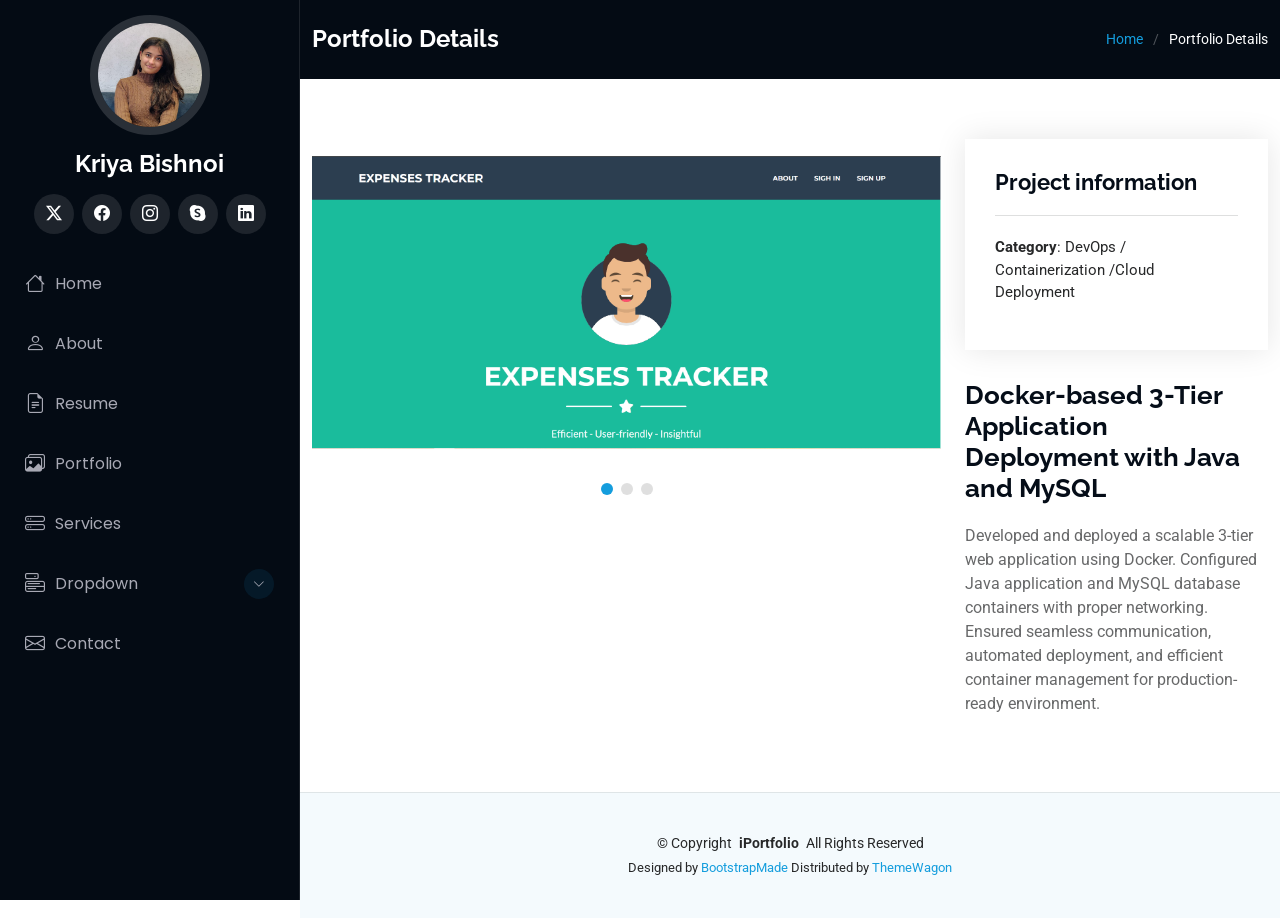
<file: docker1.html>
<!DOCTYPE html>
<html lang="en">

<head>
  <meta charset="utf-8">
  <meta content="width=device-width, initial-scale=1.0" name="viewport">
  <title>Portfolio Details - iPortfolio Bootstrap Template</title>
  <meta content="" name="description">
  <meta content="" name="keywords">

  <!-- Favicons -->
  <link href="assets/img/favicon.png" rel="icon">
  <link href="assets/img/apple-touch-icon.png" rel="apple-touch-icon">

  <!-- Fonts -->
  <link href="https://fonts.googleapis.com" rel="preconnect">
  <link href="https://fonts.gstatic.com" rel="preconnect" crossorigin>
  <link href="https://fonts.googleapis.com/css2?family=Roboto:ital,wght@0,100;0,300;0,400;0,500;0,700;0,900;1,100;1,300;1,400;1,500;1,700;1,900&family=Poppins:ital,wght@0,100;0,200;0,300;0,400;0,500;0,600;0,700;0,800;0,900;1,100;1,200;1,300;1,400;1,500;1,600;1,700;1,800;1,900&family=Raleway:ital,wght@0,100;0,200;0,300;0,400;0,500;0,600;0,700;0,800;0,900;1,100;1,200;1,300;1,400;1,500;1,600;1,700;1,800;1,900&display=swap" rel="stylesheet">

  <!-- Vendor CSS Files -->
  <link href="assets/vendor/bootstrap/css/bootstrap.min.css" rel="stylesheet">
  <link href="assets/vendor/bootstrap-icons/bootstrap-icons.css" rel="stylesheet">
  <link href="assets/vendor/aos/aos.css" rel="stylesheet">
  <link href="assets/vendor/glightbox/css/glightbox.min.css" rel="stylesheet">
  <link href="assets/vendor/swiper/swiper-bundle.min.css" rel="stylesheet">

  <!-- Main CSS File -->
  <link href="assets/css/main.css" rel="stylesheet">

  <!-- =======================================================
  * Template Name: iPortfolio
  * Template URL: https://bootstrapmade.com/iportfolio-bootstrap-portfolio-websites-template/
  * Updated: Jun 29 2024 with Bootstrap v5.3.3
  * Author: BootstrapMade.com
  * License: https://bootstrapmade.com/license/
  ======================================================== -->
</head>

<body class="portfolio-details-page">

  <header id="header" class="header dark-background d-flex flex-column">
    <i class="header-toggle d-xl-none bi bi-list"></i>

    <div class="profile-img">
      <img src="assets/img/my-profile-img.jpeg" alt="" class="img-fluid rounded-circle">
    </div>

    <a href="index.html" class="logo d-flex align-items-center justify-content-center">
      <!-- Uncomment the line below if you also wish to use an image logo -->
      <!-- <img src="assets/img/logo.png" alt=""> -->
      <h1 class="sitename">Kriya Bishnoi</h1>
    </a>

    <div class="social-links text-center">
      <a href="#" class="twitter"><i class="bi bi-twitter-x"></i></a>
      <a href="#" class="facebook"><i class="bi bi-facebook"></i></a>
      <a href="#" class="instagram"><i class="bi bi-instagram"></i></a>
      <a href="#" class="google-plus"><i class="bi bi-skype"></i></a>
      <a href="#" class="linkedin"><i class="bi bi-linkedin"></i></a>
    </div>

    <nav id="navmenu" class="navmenu">
      <ul>
        <li><a href="index.html"><i class="bi bi-house navicon"></i>Home</a></li>
        <li><a href="#about"><i class="bi bi-person navicon"></i> About</a></li>
        <li><a href="#resume"><i class="bi bi-file-earmark-text navicon"></i> Resume</a></li>
        <li><a href="#portfolio"><i class="bi bi-images navicon"></i> Portfolio</a></li>
        <li><a href="#services"><i class="bi bi-hdd-stack navicon"></i> Services</a></li>
        <li class="dropdown"><a href="#"><i class="bi bi-menu-button navicon"></i> <span>Dropdown</span> <i class="bi bi-chevron-down toggle-dropdown"></i></a>
          <ul>
            <li><a href="#">Dropdown 1</a></li>
            <li class="dropdown"><a href="#"><span>Deep Dropdown</span> <i class="bi bi-chevron-down toggle-dropdown"></i></a>
              <ul>
                <li><a href="#">Deep Dropdown 1</a></li>
                <li><a href="#">Deep Dropdown 2</a></li>
                <li><a href="#">Deep Dropdown 3</a></li>
                <li><a href="#">Deep Dropdown 4</a></li>
                <li><a href="#">Deep Dropdown 5</a></li>
              </ul>
            </li>
            <li><a href="#">Dropdown 2</a></li>
            <li><a href="#">Dropdown 3</a></li>
            <li><a href="#">Dropdown 4</a></li>
          </ul>
        </li>
        <li><a href="#contact"><i class="bi bi-envelope navicon"></i> Contact</a></li>
      </ul>
    </nav>

  </header>

  <main class="main">

    <!-- Page Title -->
    <div class="page-title dark-background">
      <div class="container d-lg-flex justify-content-between align-items-center">
        <h1 class="mb-2 mb-lg-0">Portfolio Details</h1>
        <nav class="breadcrumbs">
          <ol>
            <li><a href="index.html">Home</a></li>
            <li class="current">Portfolio Details</li>
          </ol>
        </nav>
      </div>
    </div><!-- End Page Title -->

    <!-- Portfolio Details Section -->
    <section id="portfolio-details" class="portfolio-details section">

      <div class="container" data-aos="fade-up" data-aos-delay="100">

        <div class="row gy-4">

          <div class="col-lg-8">
            <div class="portfolio-details-slider swiper init-swiper">

              <script type="application/json" class="swiper-config">
                {
                  "loop": true,
                  "speed": 600,
                  "autoplay": {
                    "delay": 5000
                  },
                  "slidesPerView": "auto",
                  "pagination": {
                    "el": ".swiper-pagination",
                    "type": "bullets",
                    "clickable": true
                  }
                }
              </script>

              <div class="swiper-wrapper align-items-center">

                <div class="swiper-slide">
                  <img src="assets/img/portfolio/Docker.png" alt="">
                </div>

               <div class="swiper-slide">
                  <img src="assets/img/portfolio/Docker1.png" alt="">
                </div>

                <div class="swiper-slide">
                  <img src="assets/img/portfolio/Docker2.png" alt="">
                </div>

                <!--<div class="swiper-slide">
                  <img src="assets/img/portfolio/lib6.png" alt="">
                </div>

                <div class="swiper-slide">
                  <img src="assets/img/portfolio/lib5.png" alt="">
                </div>-->

              </div>
              <div class="swiper-pagination"></div>
            </div>
          </div>

          <div class="col-lg-4">
            <div class="portfolio-info" data-aos="fade-up" data-aos-delay="200">
              <h3>Project information</h3>
              <ul>
                <li><strong>Category</strong>: DevOps / Containerization /Cloud Deployment</li>
                <!--<li><strong>Client</strong>: ASU Company</li>
                <li><strong>Project date</strong>: 01 March, 2020</li>
                <li><strong>Project URL</strong>: <a href="#">www.example.com</a></li>-->
              </ul>
            </div>
            <div class="portfolio-description" data-aos="fade-up" data-aos-delay="300">
              <h2>Docker-based 3-Tier Application Deployment with Java and MySQL</h2>
              <p>
                Developed and deployed a scalable 3-tier web application using Docker. Configured Java application and MySQL database containers with proper networking. Ensured seamless communication, automated deployment, and efficient container management for production-ready environment. </p>
            </div>
          </div>

        </div>

      </div>

    </section><!-- /Portfolio Details Section -->

  </main>

  <footer id="footer" class="footer position-relative light-background">

    <div class="container">
      <div class="copyright text-center ">
        <p>© <span>Copyright</span> <strong class="px-1 sitename">iPortfolio</strong> <span>All Rights Reserved</span></p>
      </div>
      <div class="credits">
        <!-- All the links in the footer should remain intact. -->
        <!-- You can delete the links only if you've purchased the pro version. -->
        <!-- Licensing information: https://bootstrapmade.com/license/ -->
        <!-- Purchase the pro version with working PHP/AJAX contact form: [buy-url] -->
        Designed by <a href="https://bootstrapmade.com/">BootstrapMade</a> Distributed by <a href="https://themewagon.com">ThemeWagon</a>
      </div>
    </div>

  </footer>

  <!-- Scroll Top -->
  <a href="#" id="scroll-top" class="scroll-top d-flex align-items-center justify-content-center"><i class="bi bi-arrow-up-short"></i></a>

  <!-- Preloader -->
  <div id="preloader"></div>

  <!-- Vendor JS Files -->
  <script src="assets/vendor/bootstrap/js/bootstrap.bundle.min.js"></script>
  <script src="assets/vendor/php-email-form/validate.js"></script>
  <script src="assets/vendor/aos/aos.js"></script>
  <script src="assets/vendor/typed.js/typed.umd.js"></script>
  <script src="assets/vendor/purecounter/purecounter_vanilla.js"></script>
  <script src="assets/vendor/waypoints/noframework.waypoints.js"></script>
  <script src="assets/vendor/glightbox/js/glightbox.min.js"></script>
  <script src="assets/vendor/imagesloaded/imagesloaded.pkgd.min.js"></script>
  <script src="assets/vendor/isotope-layout/isotope.pkgd.min.js"></script>
  <script src="assets/vendor/swiper/swiper-bundle.min.js"></script>

  <!-- Main JS File -->
  <script src="assets/js/main.js"></script>

</body>

</html>
</file>
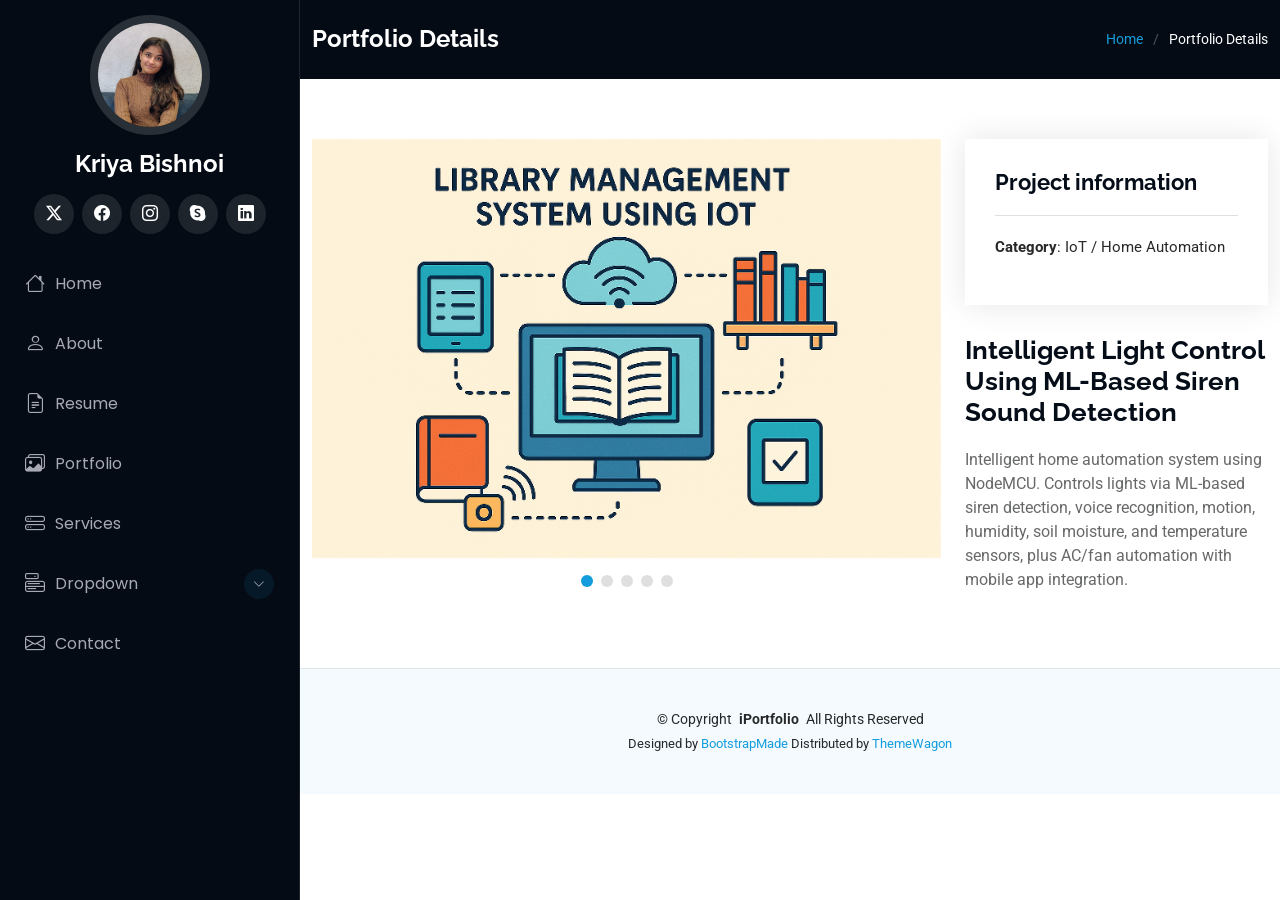
<file: iot.html>
<!DOCTYPE html>
<html lang="en">

<head>
  <meta charset="utf-8">
  <meta content="width=device-width, initial-scale=1.0" name="viewport">
  <title>Portfolio Details - iPortfolio Bootstrap Template</title>
  <meta content="" name="description">
  <meta content="" name="keywords">

  <!-- Favicons -->
  <link href="assets/img/favicon.png" rel="icon">
  <link href="assets/img/apple-touch-icon.png" rel="apple-touch-icon">

  <!-- Fonts -->
  <link href="https://fonts.googleapis.com" rel="preconnect">
  <link href="https://fonts.gstatic.com" rel="preconnect" crossorigin>
  <link href="https://fonts.googleapis.com/css2?family=Roboto:ital,wght@0,100;0,300;0,400;0,500;0,700;0,900;1,100;1,300;1,400;1,500;1,700;1,900&family=Poppins:ital,wght@0,100;0,200;0,300;0,400;0,500;0,600;0,700;0,800;0,900;1,100;1,200;1,300;1,400;1,500;1,600;1,700;1,800;1,900&family=Raleway:ital,wght@0,100;0,200;0,300;0,400;0,500;0,600;0,700;0,800;0,900;1,100;1,200;1,300;1,400;1,500;1,600;1,700;1,800;1,900&display=swap" rel="stylesheet">

  <!-- Vendor CSS Files -->
  <link href="assets/vendor/bootstrap/css/bootstrap.min.css" rel="stylesheet">
  <link href="assets/vendor/bootstrap-icons/bootstrap-icons.css" rel="stylesheet">
  <link href="assets/vendor/aos/aos.css" rel="stylesheet">
  <link href="assets/vendor/glightbox/css/glightbox.min.css" rel="stylesheet">
  <link href="assets/vendor/swiper/swiper-bundle.min.css" rel="stylesheet">

  <!-- Main CSS File -->
  <link href="assets/css/main.css" rel="stylesheet">

  <!-- =======================================================
  * Template Name: iPortfolio
  * Template URL: https://bootstrapmade.com/iportfolio-bootstrap-portfolio-websites-template/
  * Updated: Jun 29 2024 with Bootstrap v5.3.3
  * Author: BootstrapMade.com
  * License: https://bootstrapmade.com/license/
  ======================================================== -->
</head>

<body class="portfolio-details-page">

  <header id="header" class="header dark-background d-flex flex-column">
    <i class="header-toggle d-xl-none bi bi-list"></i>

    <div class="profile-img">
      <img src="assets/img/my-profile-img.jpeg" alt="" class="img-fluid rounded-circle">
    </div>

    <a href="index.html" class="logo d-flex align-items-center justify-content-center">
      <!-- Uncomment the line below if you also wish to use an image logo -->
      <!-- <img src="assets/img/logo.png" alt=""> -->
      <h1 class="sitename">Kriya Bishnoi</h1>
    </a>

    <div class="social-links text-center">
      <a href="#" class="twitter"><i class="bi bi-twitter-x"></i></a>
      <a href="#" class="facebook"><i class="bi bi-facebook"></i></a>
      <a href="#" class="instagram"><i class="bi bi-instagram"></i></a>
      <a href="#" class="google-plus"><i class="bi bi-skype"></i></a>
      <a href="#" class="linkedin"><i class="bi bi-linkedin"></i></a>
    </div>

    <nav id="navmenu" class="navmenu">
      <ul>
        <li><a href="index.html"><i class="bi bi-house navicon"></i>Home</a></li>
        <li><a href="#about"><i class="bi bi-person navicon"></i> About</a></li>
        <li><a href="#resume"><i class="bi bi-file-earmark-text navicon"></i> Resume</a></li>
        <li><a href="#portfolio"><i class="bi bi-images navicon"></i> Portfolio</a></li>
        <li><a href="#services"><i class="bi bi-hdd-stack navicon"></i> Services</a></li>
        <li class="dropdown"><a href="#"><i class="bi bi-menu-button navicon"></i> <span>Dropdown</span> <i class="bi bi-chevron-down toggle-dropdown"></i></a>
          <ul>
            <li><a href="#">Dropdown 1</a></li>
            <li class="dropdown"><a href="#"><span>Deep Dropdown</span> <i class="bi bi-chevron-down toggle-dropdown"></i></a>
              <ul>
                <li><a href="#">Deep Dropdown 1</a></li>
                <li><a href="#">Deep Dropdown 2</a></li>
                <li><a href="#">Deep Dropdown 3</a></li>
                <li><a href="#">Deep Dropdown 4</a></li>
                <li><a href="#">Deep Dropdown 5</a></li>
              </ul>
            </li>
            <li><a href="#">Dropdown 2</a></li>
            <li><a href="#">Dropdown 3</a></li>
            <li><a href="#">Dropdown 4</a></li>
          </ul>
        </li>
        <li><a href="#contact"><i class="bi bi-envelope navicon"></i> Contact</a></li>
      </ul>
    </nav>

  </header>

  <main class="main">

    <!-- Page Title -->
    <div class="page-title dark-background">
      <div class="container d-lg-flex justify-content-between align-items-center">
        <h1 class="mb-2 mb-lg-0">Portfolio Details</h1>
        <nav class="breadcrumbs">
          <ol>
            <li><a href="index.html">Home</a></li>
            <li class="current">Portfolio Details</li>
          </ol>
        </nav>
      </div>
    </div><!-- End Page Title -->

    <!-- Portfolio Details Section -->
    <section id="portfolio-details" class="portfolio-details section">

      <div class="container" data-aos="fade-up" data-aos-delay="100">

        <div class="row gy-4">

          <div class="col-lg-8">
            <div class="portfolio-details-slider swiper init-swiper">

              <script type="application/json" class="swiper-config">
                {
                  "loop": true,
                  "speed": 600,
                  "autoplay": {
                    "delay": 5000
                  },
                  "slidesPerView": "auto",
                  "pagination": {
                    "el": ".swiper-pagination",
                    "type": "bullets",
                    "clickable": true
                  }
                }
              </script>

              <div class="swiper-wrapper align-items-center">

                <div class="swiper-slide">
                  <img src="assets/img/portfolio/APP1.png" alt="">
                </div>

                <div class="swiper-slide">
                  <img src="assets/img/portfolio/lib.png" alt="">
                </div>

                <div class="swiper-slide">
                  <img src="assets/img/portfolio/lib3.png" alt="">
                </div>

                <div class="swiper-slide">
                  <img src="assets/img/portfolio/lib6.png" alt="">
                </div>

                <div class="swiper-slide">
                  <img src="assets/img/portfolio/lib5.png" alt="">
                </div>

              </div>
              <div class="swiper-pagination"></div>
            </div>
          </div>

          <div class="col-lg-4">
            <div class="portfolio-info" data-aos="fade-up" data-aos-delay="200">
              <h3>Project information</h3>
              <ul>
                <li><strong>Category</strong>: IoT / Home Automation</li>
                <!--<li><strong>Client</strong>: ASU Company</li>
                <li><strong>Project date</strong>: 01 March, 2020</li>
                <li><strong>Project URL</strong>: <a href="#">www.example.com</a></li>-->
              </ul>
            </div>
            <div class="portfolio-description" data-aos="fade-up" data-aos-delay="300">
              <h2>Intelligent Light Control Using ML-Based Siren Sound Detection</h2>
              <p>
                Intelligent home automation system using NodeMCU. Controls lights via ML-based siren detection, voice recognition, motion, humidity, soil moisture, and temperature sensors, plus AC/fan automation with mobile app integration.
            </p>
            </div>
          </div>

        </div>

      </div>

    </section><!-- /Portfolio Details Section -->

  </main>

  <footer id="footer" class="footer position-relative light-background">

    <div class="container">
      <div class="copyright text-center ">
        <p>© <span>Copyright</span> <strong class="px-1 sitename">iPortfolio</strong> <span>All Rights Reserved</span></p>
      </div>
      <div class="credits">
        <!-- All the links in the footer should remain intact. -->
        <!-- You can delete the links only if you've purchased the pro version. -->
        <!-- Licensing information: https://bootstrapmade.com/license/ -->
        <!-- Purchase the pro version with working PHP/AJAX contact form: [buy-url] -->
        Designed by <a href="https://bootstrapmade.com/">BootstrapMade</a> Distributed by <a href="https://themewagon.com">ThemeWagon</a>
      </div>
    </div>

  </footer>

  <!-- Scroll Top -->
  <a href="#" id="scroll-top" class="scroll-top d-flex align-items-center justify-content-center"><i class="bi bi-arrow-up-short"></i></a>

  <!-- Preloader -->
  <div id="preloader"></div>

  <!-- Vendor JS Files -->
  <script src="assets/vendor/bootstrap/js/bootstrap.bundle.min.js"></script>
  <script src="assets/vendor/php-email-form/validate.js"></script>
  <script src="assets/vendor/aos/aos.js"></script>
  <script src="assets/vendor/typed.js/typed.umd.js"></script>
  <script src="assets/vendor/purecounter/purecounter_vanilla.js"></script>
  <script src="assets/vendor/waypoints/noframework.waypoints.js"></script>
  <script src="assets/vendor/glightbox/js/glightbox.min.js"></script>
  <script src="assets/vendor/imagesloaded/imagesloaded.pkgd.min.js"></script>
  <script src="assets/vendor/isotope-layout/isotope.pkgd.min.js"></script>
  <script src="assets/vendor/swiper/swiper-bundle.min.js"></script>

  <!-- Main JS File -->
  <script src="assets/js/main.js"></script>

</body>

</html>
</file>
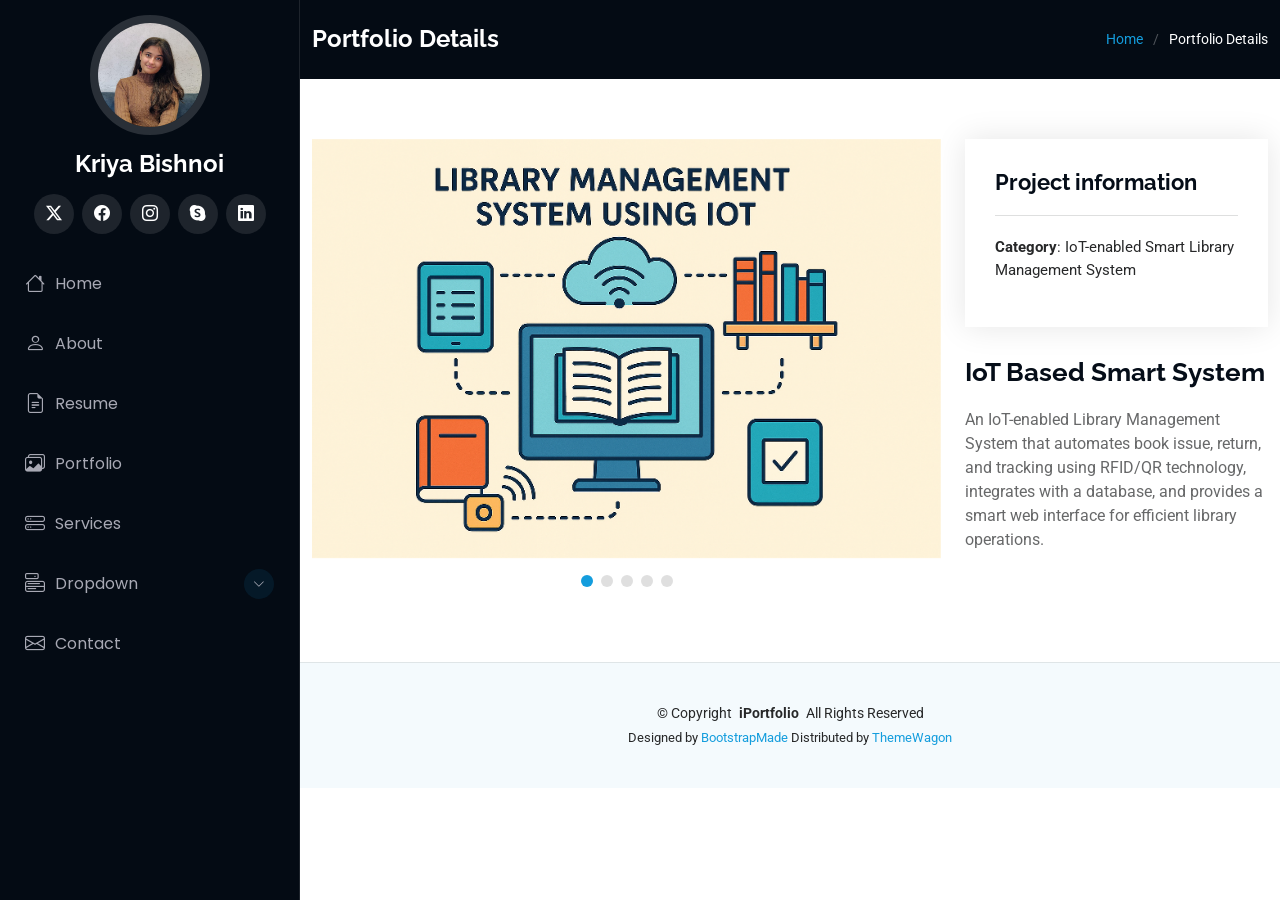
<file: library.html>
<!DOCTYPE html>
<html lang="en">

<head>
  <meta charset="utf-8">
  <meta content="width=device-width, initial-scale=1.0" name="viewport">
  <title>Portfolio Details - iPortfolio Bootstrap Template</title>
  <meta content="" name="description">
  <meta content="" name="keywords">

  <!-- Favicons -->
  <link href="assets/img/favicon.png" rel="icon">
  <link href="assets/img/apple-touch-icon.png" rel="apple-touch-icon">

  <!-- Fonts -->
  <link href="https://fonts.googleapis.com" rel="preconnect">
  <link href="https://fonts.gstatic.com" rel="preconnect" crossorigin>
  <link href="https://fonts.googleapis.com/css2?family=Roboto:ital,wght@0,100;0,300;0,400;0,500;0,700;0,900;1,100;1,300;1,400;1,500;1,700;1,900&family=Poppins:ital,wght@0,100;0,200;0,300;0,400;0,500;0,600;0,700;0,800;0,900;1,100;1,200;1,300;1,400;1,500;1,600;1,700;1,800;1,900&family=Raleway:ital,wght@0,100;0,200;0,300;0,400;0,500;0,600;0,700;0,800;0,900;1,100;1,200;1,300;1,400;1,500;1,600;1,700;1,800;1,900&display=swap" rel="stylesheet">

  <!-- Vendor CSS Files -->
  <link href="assets/vendor/bootstrap/css/bootstrap.min.css" rel="stylesheet">
  <link href="assets/vendor/bootstrap-icons/bootstrap-icons.css" rel="stylesheet">
  <link href="assets/vendor/aos/aos.css" rel="stylesheet">
  <link href="assets/vendor/glightbox/css/glightbox.min.css" rel="stylesheet">
  <link href="assets/vendor/swiper/swiper-bundle.min.css" rel="stylesheet">

  <!-- Main CSS File -->
  <link href="assets/css/main.css" rel="stylesheet">

  <!-- =======================================================
  * Template Name: iPortfolio
  * Template URL: https://bootstrapmade.com/iportfolio-bootstrap-portfolio-websites-template/
  * Updated: Jun 29 2024 with Bootstrap v5.3.3
  * Author: BootstrapMade.com
  * License: https://bootstrapmade.com/license/
  ======================================================== -->
</head>

<body class="portfolio-details-page">

  <header id="header" class="header dark-background d-flex flex-column">
    <i class="header-toggle d-xl-none bi bi-list"></i>

    <div class="profile-img">
      <img src="assets/img/my-profile-img.jpeg" alt="" class="img-fluid rounded-circle">
    </div>

    <a href="index.html" class="logo d-flex align-items-center justify-content-center">
      <!-- Uncomment the line below if you also wish to use an image logo -->
      <!-- <img src="assets/img/logo.png" alt=""> -->
      <h1 class="sitename">Kriya Bishnoi</h1>
    </a>

    <div class="social-links text-center">
      <a href="#" class="twitter"><i class="bi bi-twitter-x"></i></a>
      <a href="#" class="facebook"><i class="bi bi-facebook"></i></a>
      <a href="#" class="instagram"><i class="bi bi-instagram"></i></a>
      <a href="#" class="google-plus"><i class="bi bi-skype"></i></a>
      <a href="#" class="linkedin"><i class="bi bi-linkedin"></i></a>
    </div>

    <nav id="navmenu" class="navmenu">
      <ul>
        <li><a href="index.html"><i class="bi bi-house navicon"></i>Home</a></li>
        <li><a href="#about"><i class="bi bi-person navicon"></i> About</a></li>
        <li><a href="#resume"><i class="bi bi-file-earmark-text navicon"></i> Resume</a></li>
        <li><a href="#portfolio"><i class="bi bi-images navicon"></i> Portfolio</a></li>
        <li><a href="#services"><i class="bi bi-hdd-stack navicon"></i> Services</a></li>
        <li class="dropdown"><a href="#"><i class="bi bi-menu-button navicon"></i> <span>Dropdown</span> <i class="bi bi-chevron-down toggle-dropdown"></i></a>
          <ul>
            <li><a href="#">Dropdown 1</a></li>
            <li class="dropdown"><a href="#"><span>Deep Dropdown</span> <i class="bi bi-chevron-down toggle-dropdown"></i></a>
              <ul>
                <li><a href="#">Deep Dropdown 1</a></li>
                <li><a href="#">Deep Dropdown 2</a></li>
                <li><a href="#">Deep Dropdown 3</a></li>
                <li><a href="#">Deep Dropdown 4</a></li>
                <li><a href="#">Deep Dropdown 5</a></li>
              </ul>
            </li>
            <li><a href="#">Dropdown 2</a></li>
            <li><a href="#">Dropdown 3</a></li>
            <li><a href="#">Dropdown 4</a></li>
          </ul>
        </li>
        <li><a href="#contact"><i class="bi bi-envelope navicon"></i> Contact</a></li>
      </ul>
    </nav>

  </header>

  <main class="main">

    <!-- Page Title -->
    <div class="page-title dark-background">
      <div class="container d-lg-flex justify-content-between align-items-center">
        <h1 class="mb-2 mb-lg-0">Portfolio Details</h1>
        <nav class="breadcrumbs">
          <ol>
            <li><a href="index.html">Home</a></li>
            <li class="current">Portfolio Details</li>
          </ol>
        </nav>
      </div>
    </div><!-- End Page Title -->

    <!-- Portfolio Details Section -->
    <section id="portfolio-details" class="portfolio-details section">

      <div class="container" data-aos="fade-up" data-aos-delay="100">

        <div class="row gy-4">

          <div class="col-lg-8">
            <div class="portfolio-details-slider swiper init-swiper">

              <script type="application/json" class="swiper-config">
                {
                  "loop": true,
                  "speed": 600,
                  "autoplay": {
                    "delay": 5000
                  },
                  "slidesPerView": "auto",
                  "pagination": {
                    "el": ".swiper-pagination",
                    "type": "bullets",
                    "clickable": true
                  }
                }
              </script>

              <div class="swiper-wrapper align-items-center">

                <div class="swiper-slide">
                  <img src="assets/img/portfolio/APP1.png" alt="">
                </div>

                <div class="swiper-slide">
                  <img src="assets/img/portfolio/lib.png" alt="">
                </div>

                <div class="swiper-slide">
                  <img src="assets/img/portfolio/lib3.png" alt="">
                </div>

                <div class="swiper-slide">
                  <img src="assets/img/portfolio/lib6.png" alt="">
                </div>

                <div class="swiper-slide">
                  <img src="assets/img/portfolio/lib5.png" alt="">
                </div>

              </div>
              <div class="swiper-pagination"></div>
            </div>
          </div>

          <div class="col-lg-4">
            <div class="portfolio-info" data-aos="fade-up" data-aos-delay="200">
              <h3>Project information</h3>
              <ul>
                <li><strong>Category</strong>: IoT-enabled Smart Library Management System</li>
                <!--<li><strong>Client</strong>: ASU Company</li>
                <li><strong>Project date</strong>: 01 March, 2020</li>
                <li><strong>Project URL</strong>: <a href="#">www.example.com</a></li>-->
              </ul>
            </div>
            <div class="portfolio-description" data-aos="fade-up" data-aos-delay="300">
              <h2>IoT Based Smart System</h2>
              <p>
                An IoT-enabled Library Management System that automates book issue, return, and tracking using RFID/QR technology, integrates with a database, and provides a smart web interface for efficient library operations.
             </p>
            </div>
          </div>

        </div>

      </div>

    </section><!-- /Portfolio Details Section -->

  </main>

  <footer id="footer" class="footer position-relative light-background">

    <div class="container">
      <div class="copyright text-center ">
        <p>© <span>Copyright</span> <strong class="px-1 sitename">iPortfolio</strong> <span>All Rights Reserved</span></p>
      </div>
      <div class="credits">
        <!-- All the links in the footer should remain intact. -->
        <!-- You can delete the links only if you've purchased the pro version. -->
        <!-- Licensing information: https://bootstrapmade.com/license/ -->
        <!-- Purchase the pro version with working PHP/AJAX contact form: [buy-url] -->
        Designed by <a href="https://bootstrapmade.com/">BootstrapMade</a> Distributed by <a href="https://themewagon.com">ThemeWagon</a>
      </div>
    </div>

  </footer>

  <!-- Scroll Top -->
  <a href="#" id="scroll-top" class="scroll-top d-flex align-items-center justify-content-center"><i class="bi bi-arrow-up-short"></i></a>

  <!-- Preloader -->
  <div id="preloader"></div>

  <!-- Vendor JS Files -->
  <script src="assets/vendor/bootstrap/js/bootstrap.bundle.min.js"></script>
  <script src="assets/vendor/php-email-form/validate.js"></script>
  <script src="assets/vendor/aos/aos.js"></script>
  <script src="assets/vendor/typed.js/typed.umd.js"></script>
  <script src="assets/vendor/purecounter/purecounter_vanilla.js"></script>
  <script src="assets/vendor/waypoints/noframework.waypoints.js"></script>
  <script src="assets/vendor/glightbox/js/glightbox.min.js"></script>
  <script src="assets/vendor/imagesloaded/imagesloaded.pkgd.min.js"></script>
  <script src="assets/vendor/isotope-layout/isotope.pkgd.min.js"></script>
  <script src="assets/vendor/swiper/swiper-bundle.min.js"></script>

  <!-- Main JS File -->
  <script src="assets/js/main.js"></script>

</body>

</html>
</file>
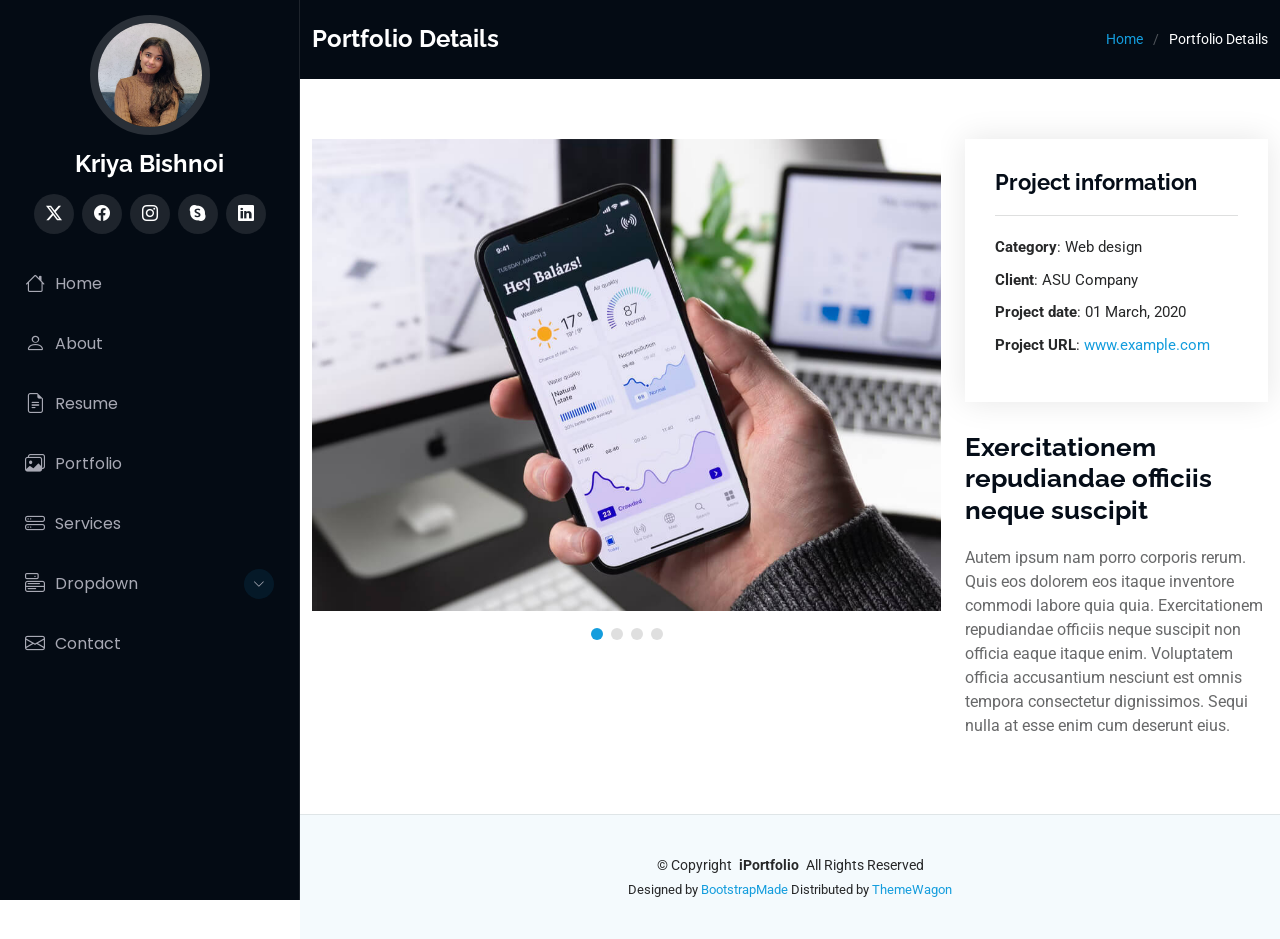
<file: portfolio-details.html>
<!DOCTYPE html>
<html lang="en">

<head>
  <meta charset="utf-8">
  <meta content="width=device-width, initial-scale=1.0" name="viewport">
  <title>Portfolio Details - iPortfolio Bootstrap Template</title>
  <meta content="" name="description">
  <meta content="" name="keywords">

  <!-- Favicons -->
  <link href="assets/img/favicon.png" rel="icon">
  <link href="assets/img/apple-touch-icon.png" rel="apple-touch-icon">

  <!-- Fonts -->
  <link href="https://fonts.googleapis.com" rel="preconnect">
  <link href="https://fonts.gstatic.com" rel="preconnect" crossorigin>
  <link href="https://fonts.googleapis.com/css2?family=Roboto:ital,wght@0,100;0,300;0,400;0,500;0,700;0,900;1,100;1,300;1,400;1,500;1,700;1,900&family=Poppins:ital,wght@0,100;0,200;0,300;0,400;0,500;0,600;0,700;0,800;0,900;1,100;1,200;1,300;1,400;1,500;1,600;1,700;1,800;1,900&family=Raleway:ital,wght@0,100;0,200;0,300;0,400;0,500;0,600;0,700;0,800;0,900;1,100;1,200;1,300;1,400;1,500;1,600;1,700;1,800;1,900&display=swap" rel="stylesheet">

  <!-- Vendor CSS Files -->
  <link href="assets/vendor/bootstrap/css/bootstrap.min.css" rel="stylesheet">
  <link href="assets/vendor/bootstrap-icons/bootstrap-icons.css" rel="stylesheet">
  <link href="assets/vendor/aos/aos.css" rel="stylesheet">
  <link href="assets/vendor/glightbox/css/glightbox.min.css" rel="stylesheet">
  <link href="assets/vendor/swiper/swiper-bundle.min.css" rel="stylesheet">

  <!-- Main CSS File -->
  <link href="assets/css/main.css" rel="stylesheet">

  <!-- =======================================================
  * Template Name: iPortfolio
  * Template URL: https://bootstrapmade.com/iportfolio-bootstrap-portfolio-websites-template/
  * Updated: Jun 29 2024 with Bootstrap v5.3.3
  * Author: BootstrapMade.com
  * License: https://bootstrapmade.com/license/
  ======================================================== -->
</head>

<body class="portfolio-details-page">

  <header id="header" class="header dark-background d-flex flex-column">
    <i class="header-toggle d-xl-none bi bi-list"></i>

    <div class="profile-img">
      <img src="assets/img/my-profile-img.jpeg" alt="" class="img-fluid rounded-circle">
    </div>

    <a href="index.html" class="logo d-flex align-items-center justify-content-center">
      <!-- Uncomment the line below if you also wish to use an image logo -->
      <!-- <img src="assets/img/logo.png" alt=""> -->
      <h1 class="sitename">Kriya Bishnoi</h1>
    </a>

    <div class="social-links text-center">
      <a href="#" class="twitter"><i class="bi bi-twitter-x"></i></a>
      <a href="#" class="facebook"><i class="bi bi-facebook"></i></a>
      <a href="#" class="instagram"><i class="bi bi-instagram"></i></a>
      <a href="#" class="google-plus"><i class="bi bi-skype"></i></a>
      <a href="#" class="linkedin"><i class="bi bi-linkedin"></i></a>
    </div>

    <nav id="navmenu" class="navmenu">
      <ul>
        <li><a href="#hero"><i class="bi bi-house navicon"></i>Home</a></li>
        <li><a href="#about"><i class="bi bi-person navicon"></i> About</a></li>
        <li><a href="#resume"><i class="bi bi-file-earmark-text navicon"></i> Resume</a></li>
        <li><a href="#portfolio"><i class="bi bi-images navicon"></i> Portfolio</a></li>
        <li><a href="#services"><i class="bi bi-hdd-stack navicon"></i> Services</a></li>
        <li class="dropdown"><a href="#"><i class="bi bi-menu-button navicon"></i> <span>Dropdown</span> <i class="bi bi-chevron-down toggle-dropdown"></i></a>
          <ul>
            <li><a href="#">Dropdown 1</a></li>
            <li class="dropdown"><a href="#"><span>Deep Dropdown</span> <i class="bi bi-chevron-down toggle-dropdown"></i></a>
              <ul>
                <li><a href="#">Deep Dropdown 1</a></li>
                <li><a href="#">Deep Dropdown 2</a></li>
                <li><a href="#">Deep Dropdown 3</a></li>
                <li><a href="#">Deep Dropdown 4</a></li>
                <li><a href="#">Deep Dropdown 5</a></li>
              </ul>
            </li>
            <li><a href="#">Dropdown 2</a></li>
            <li><a href="#">Dropdown 3</a></li>
            <li><a href="#">Dropdown 4</a></li>
          </ul>
        </li>
        <li><a href="#contact"><i class="bi bi-envelope navicon"></i> Contact</a></li>
      </ul>
    </nav>

  </header>

  <main class="main">

    <!-- Page Title -->
    <div class="page-title dark-background">
      <div class="container d-lg-flex justify-content-between align-items-center">
        <h1 class="mb-2 mb-lg-0">Portfolio Details</h1>
        <nav class="breadcrumbs">
          <ol>
            <li><a href="index.html">Home</a></li>
            <li class="current">Portfolio Details</li>
          </ol>
        </nav>
      </div>
    </div><!-- End Page Title -->

    <!-- Portfolio Details Section -->
    <section id="portfolio-details" class="portfolio-details section">

      <div class="container" data-aos="fade-up" data-aos-delay="100">

        <div class="row gy-4">

          <div class="col-lg-8">
            <div class="portfolio-details-slider swiper init-swiper">

              <script type="application/json" class="swiper-config">
                {
                  "loop": true,
                  "speed": 600,
                  "autoplay": {
                    "delay": 5000
                  },
                  "slidesPerView": "auto",
                  "pagination": {
                    "el": ".swiper-pagination",
                    "type": "bullets",
                    "clickable": true
                  }
                }
              </script>

              <div class="swiper-wrapper align-items-center">

                <div class="swiper-slide">
                  <img src="assets/img/portfolio/app-1.jpg" alt="">
                </div>

                <div class="swiper-slide">
                  <img src="assets/img/portfolio/product-1.jpg" alt="">
                </div>

                <div class="swiper-slide">
                  <img src="assets/img/portfolio/branding-1.jpg" alt="">
                </div>

                <div class="swiper-slide">
                  <img src="assets/img/portfolio/books-1.jpg" alt="">
                </div>

              </div>
              <div class="swiper-pagination"></div>
            </div>
          </div>

          <div class="col-lg-4">
            <div class="portfolio-info" data-aos="fade-up" data-aos-delay="200">
              <h3>Project information</h3>
              <ul>
                <li><strong>Category</strong>: Web design</li>
                <li><strong>Client</strong>: ASU Company</li>
                <li><strong>Project date</strong>: 01 March, 2020</li>
                <li><strong>Project URL</strong>: <a href="#">www.example.com</a></li>
              </ul>
            </div>
            <div class="portfolio-description" data-aos="fade-up" data-aos-delay="300">
              <h2>Exercitationem repudiandae officiis neque suscipit</h2>
              <p>
                Autem ipsum nam porro corporis rerum. Quis eos dolorem eos itaque inventore commodi labore quia quia. Exercitationem repudiandae officiis neque suscipit non officia eaque itaque enim. Voluptatem officia accusantium nesciunt est omnis tempora consectetur dignissimos. Sequi nulla at esse enim cum deserunt eius.
              </p>
            </div>
          </div>

        </div>

      </div>

    </section><!-- /Portfolio Details Section -->

  </main>

  <footer id="footer" class="footer position-relative light-background">

    <div class="container">
      <div class="copyright text-center ">
        <p>© <span>Copyright</span> <strong class="px-1 sitename">iPortfolio</strong> <span>All Rights Reserved</span></p>
      </div>
      <div class="credits">
        <!-- All the links in the footer should remain intact. -->
        <!-- You can delete the links only if you've purchased the pro version. -->
        <!-- Licensing information: https://bootstrapmade.com/license/ -->
        <!-- Purchase the pro version with working PHP/AJAX contact form: [buy-url] -->
        Designed by <a href="https://bootstrapmade.com/">BootstrapMade</a> Distributed by <a href="https://themewagon.com">ThemeWagon</a>
      </div>
    </div>

  </footer>

  <!-- Scroll Top -->
  <a href="#" id="scroll-top" class="scroll-top d-flex align-items-center justify-content-center"><i class="bi bi-arrow-up-short"></i></a>

  <!-- Preloader -->
  <div id="preloader"></div>

  <!-- Vendor JS Files -->
  <script src="assets/vendor/bootstrap/js/bootstrap.bundle.min.js"></script>
  <script src="assets/vendor/php-email-form/validate.js"></script>
  <script src="assets/vendor/aos/aos.js"></script>
  <script src="assets/vendor/typed.js/typed.umd.js"></script>
  <script src="assets/vendor/purecounter/purecounter_vanilla.js"></script>
  <script src="assets/vendor/waypoints/noframework.waypoints.js"></script>
  <script src="assets/vendor/glightbox/js/glightbox.min.js"></script>
  <script src="assets/vendor/imagesloaded/imagesloaded.pkgd.min.js"></script>
  <script src="assets/vendor/isotope-layout/isotope.pkgd.min.js"></script>
  <script src="assets/vendor/swiper/swiper-bundle.min.js"></script>

  <!-- Main JS File -->
  <script src="assets/js/main.js"></script>

</body>

</html>
</file>
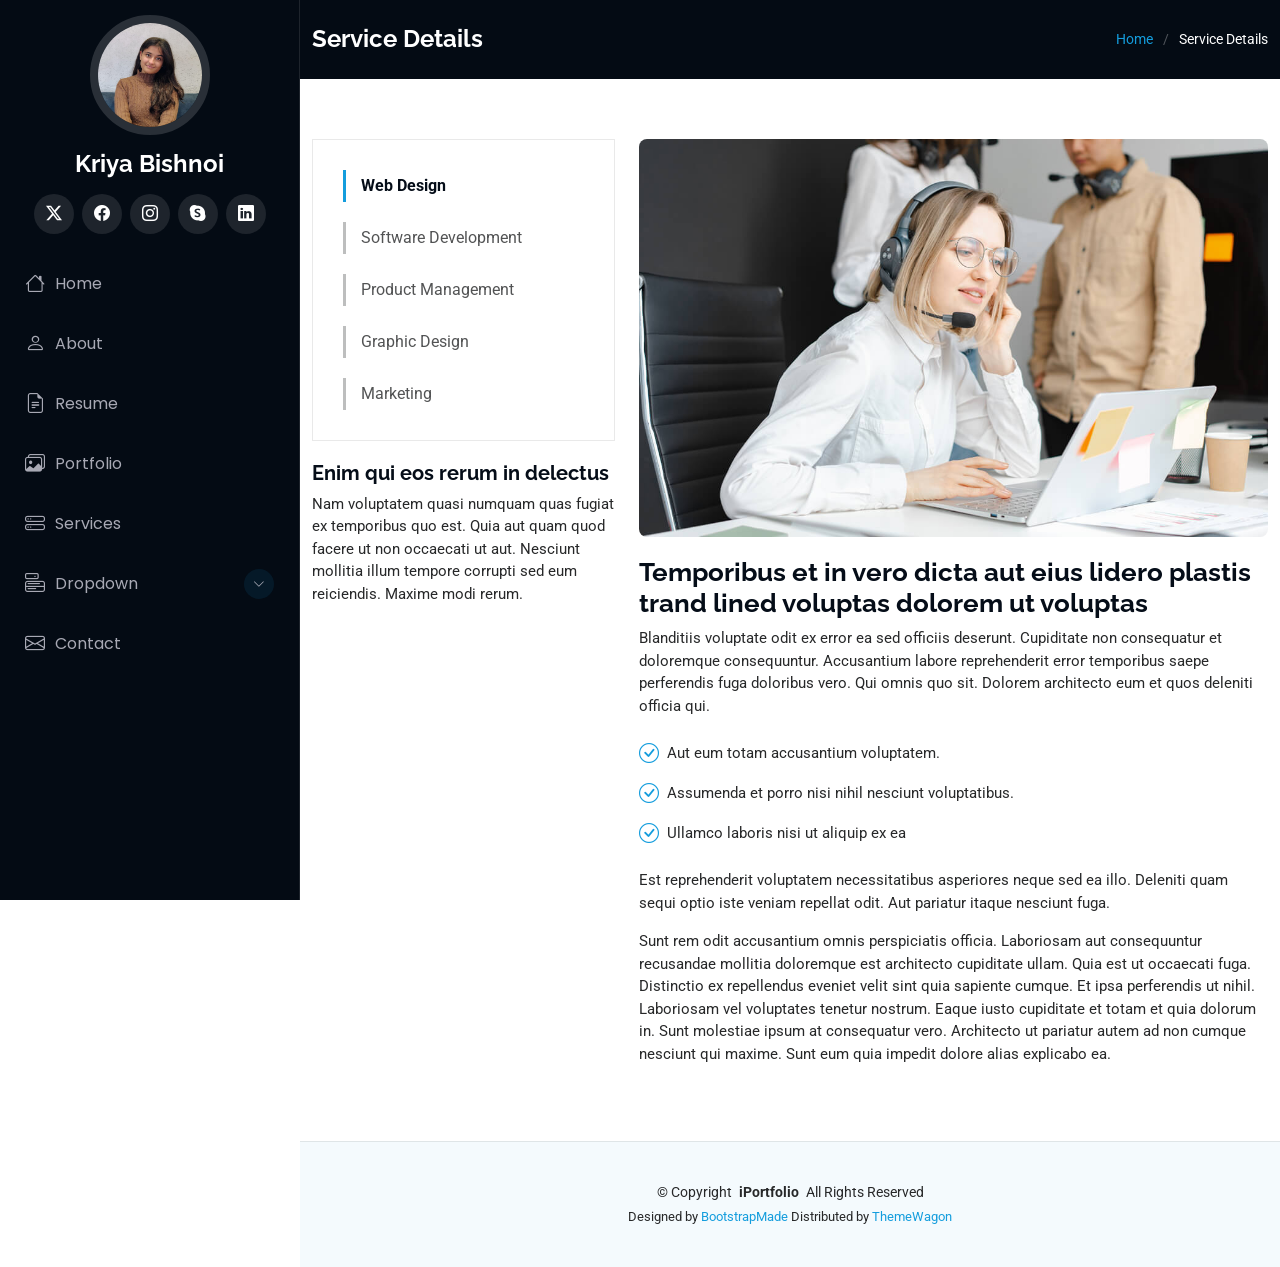
<file: service-details.html>
<!DOCTYPE html>
<html lang="en">

<head>
  <meta charset="utf-8">
  <meta content="width=device-width, initial-scale=1.0" name="viewport">
  <title>Service Details - iPortfolio Bootstrap Template</title>
  <meta content="" name="description">
  <meta content="" name="keywords">

  <!-- Favicons -->
  <link href="assets/img/favicon.png" rel="icon">
  <link href="assets/img/apple-touch-icon.png" rel="apple-touch-icon">

  <!-- Fonts -->
  <link href="https://fonts.googleapis.com" rel="preconnect">
  <link href="https://fonts.gstatic.com" rel="preconnect" crossorigin>
  <link href="https://fonts.googleapis.com/css2?family=Roboto:ital,wght@0,100;0,300;0,400;0,500;0,700;0,900;1,100;1,300;1,400;1,500;1,700;1,900&family=Poppins:ital,wght@0,100;0,200;0,300;0,400;0,500;0,600;0,700;0,800;0,900;1,100;1,200;1,300;1,400;1,500;1,600;1,700;1,800;1,900&family=Raleway:ital,wght@0,100;0,200;0,300;0,400;0,500;0,600;0,700;0,800;0,900;1,100;1,200;1,300;1,400;1,500;1,600;1,700;1,800;1,900&display=swap" rel="stylesheet">

  <!-- Vendor CSS Files -->
  <link href="assets/vendor/bootstrap/css/bootstrap.min.css" rel="stylesheet">
  <link href="assets/vendor/bootstrap-icons/bootstrap-icons.css" rel="stylesheet">
  <link href="assets/vendor/aos/aos.css" rel="stylesheet">
  <link href="assets/vendor/glightbox/css/glightbox.min.css" rel="stylesheet">
  <link href="assets/vendor/swiper/swiper-bundle.min.css" rel="stylesheet">

  <!-- Main CSS File -->
  <link href="assets/css/main.css" rel="stylesheet">

  <!-- =======================================================
  * Template Name: iPortfolio
  * Template URL: https://bootstrapmade.com/iportfolio-bootstrap-portfolio-websites-template/
  * Updated: Jun 29 2024 with Bootstrap v5.3.3
  * Author: BootstrapMade.com
  * License: https://bootstrapmade.com/license/
  ======================================================== -->
</head>

<body class="service-details-page">

  <header id="header" class="header dark-background d-flex flex-column">
    <i class="header-toggle d-xl-none bi bi-list"></i>

    <div class="profile-img">
      <img src="assets/img/my-profile-img.jpeg" alt="" class="img-fluid rounded-circle">
    </div>

    <a href="index.html" class="logo d-flex align-items-center justify-content-center">
      <!-- Uncomment the line below if you also wish to use an image logo -->
      <!-- <img src="assets/img/logo.png" alt=""> -->
      <h1 class="sitename">Kriya Bishnoi</h1>
    </a>

    <div class="social-links text-center">
      <a href="#" class="twitter"><i class="bi bi-twitter-x"></i></a>
      <a href="#" class="facebook"><i class="bi bi-facebook"></i></a>
      <a href="#" class="instagram"><i class="bi bi-instagram"></i></a>
      <a href="#" class="google-plus"><i class="bi bi-skype"></i></a>
      <a href="#" class="linkedin"><i class="bi bi-linkedin"></i></a>
    </div>

    <nav id="navmenu" class="navmenu">
      <ul>
        <li><a href="#hero"><i class="bi bi-house navicon"></i>Home</a></li>
        <li><a href="#about"><i class="bi bi-person navicon"></i> About</a></li>
        <li><a href="#resume"><i class="bi bi-file-earmark-text navicon"></i> Resume</a></li>
        <li><a href="#portfolio"><i class="bi bi-images navicon"></i> Portfolio</a></li>
        <li><a href="#services"><i class="bi bi-hdd-stack navicon"></i> Services</a></li>
        <li class="dropdown"><a href="#"><i class="bi bi-menu-button navicon"></i> <span>Dropdown</span> <i class="bi bi-chevron-down toggle-dropdown"></i></a>
          <ul>
            <li><a href="#">Dropdown 1</a></li>
            <li class="dropdown"><a href="#"><span>Deep Dropdown</span> <i class="bi bi-chevron-down toggle-dropdown"></i></a>
              <ul>
                <li><a href="#">Deep Dropdown 1</a></li>
                <li><a href="#">Deep Dropdown 2</a></li>
                <li><a href="#">Deep Dropdown 3</a></li>
                <li><a href="#">Deep Dropdown 4</a></li>
                <li><a href="#">Deep Dropdown 5</a></li>
              </ul>
            </li>
            <li><a href="#">Dropdown 2</a></li>
            <li><a href="#">Dropdown 3</a></li>
            <li><a href="#">Dropdown 4</a></li>
          </ul>
        </li>
        <li><a href="#contact"><i class="bi bi-envelope navicon"></i> Contact</a></li>
      </ul>
    </nav>

  </header>

  <main class="main">

    <!-- Page Title -->
    <div class="page-title dark-background">
      <div class="container d-lg-flex justify-content-between align-items-center">
        <h1 class="mb-2 mb-lg-0">Service Details</h1>
        <nav class="breadcrumbs">
          <ol>
            <li><a href="index.html">Home</a></li>
            <li class="current">Service Details</li>
          </ol>
        </nav>
      </div>
    </div><!-- End Page Title -->

    <!-- Service Details Section -->
    <section id="service-details" class="service-details section">

      <div class="container">

        <div class="row gy-4">

          <div class="col-lg-4" data-aos="fade-up" data-aos-delay="100">
            <div class="services-list">
              <a href="#" class="active">Web Design</a>
              <a href="#">Software Development</a>
              <a href="#">Product Management</a>
              <a href="#">Graphic Design</a>
              <a href="#">Marketing</a>
            </div>

            <h4>Enim qui eos rerum in delectus</h4>
            <p>Nam voluptatem quasi numquam quas fugiat ex temporibus quo est. Quia aut quam quod facere ut non occaecati ut aut. Nesciunt mollitia illum tempore corrupti sed eum reiciendis. Maxime modi rerum.</p>
          </div>

          <div class="col-lg-8" data-aos="fade-up" data-aos-delay="200">
            <img src="assets/img/services.jpg" alt="" class="img-fluid services-img">
            <h3>Temporibus et in vero dicta aut eius lidero plastis trand lined voluptas dolorem ut voluptas</h3>
            <p>
              Blanditiis voluptate odit ex error ea sed officiis deserunt. Cupiditate non consequatur et doloremque consequuntur. Accusantium labore reprehenderit error temporibus saepe perferendis fuga doloribus vero. Qui omnis quo sit. Dolorem architecto eum et quos deleniti officia qui.
            </p>
            <ul>
              <li><i class="bi bi-check-circle"></i> <span>Aut eum totam accusantium voluptatem.</span></li>
              <li><i class="bi bi-check-circle"></i> <span>Assumenda et porro nisi nihil nesciunt voluptatibus.</span></li>
              <li><i class="bi bi-check-circle"></i> <span>Ullamco laboris nisi ut aliquip ex ea</span></li>
            </ul>
            <p>
              Est reprehenderit voluptatem necessitatibus asperiores neque sed ea illo. Deleniti quam sequi optio iste veniam repellat odit. Aut pariatur itaque nesciunt fuga.
            </p>
            <p>
              Sunt rem odit accusantium omnis perspiciatis officia. Laboriosam aut consequuntur recusandae mollitia doloremque est architecto cupiditate ullam. Quia est ut occaecati fuga. Distinctio ex repellendus eveniet velit sint quia sapiente cumque. Et ipsa perferendis ut nihil. Laboriosam vel voluptates tenetur nostrum. Eaque iusto cupiditate et totam et quia dolorum in. Sunt molestiae ipsum at consequatur vero. Architecto ut pariatur autem ad non cumque nesciunt qui maxime. Sunt eum quia impedit dolore alias explicabo ea.
            </p>
          </div>

        </div>

      </div>

    </section><!-- /Service Details Section -->

  </main>

  <footer id="footer" class="footer position-relative light-background">

    <div class="container">
      <div class="copyright text-center ">
        <p>© <span>Copyright</span> <strong class="px-1 sitename">iPortfolio</strong> <span>All Rights Reserved</span></p>
      </div>
      <div class="credits">
        <!-- All the links in the footer should remain intact. -->
        <!-- You can delete the links only if you've purchased the pro version. -->
        <!-- Licensing information: https://bootstrapmade.com/license/ -->
        <!-- Purchase the pro version with working PHP/AJAX contact form: [buy-url] -->
        Designed by <a href="https://bootstrapmade.com/">BootstrapMade</a> Distributed by <a href="https://themewagon.com">ThemeWagon</a>
      </div>
    </div>

  </footer>

  <!-- Scroll Top -->
  <a href="#" id="scroll-top" class="scroll-top d-flex align-items-center justify-content-center"><i class="bi bi-arrow-up-short"></i></a>

  <!-- Preloader -->
  <div id="preloader"></div>

  <!-- Vendor JS Files -->
  <script src="assets/vendor/bootstrap/js/bootstrap.bundle.min.js"></script>
  <script src="assets/vendor/php-email-form/validate.js"></script>
  <script src="assets/vendor/aos/aos.js"></script>
  <script src="assets/vendor/typed.js/typed.umd.js"></script>
  <script src="assets/vendor/purecounter/purecounter_vanilla.js"></script>
  <script src="assets/vendor/waypoints/noframework.waypoints.js"></script>
  <script src="assets/vendor/glightbox/js/glightbox.min.js"></script>
  <script src="assets/vendor/imagesloaded/imagesloaded.pkgd.min.js"></script>
  <script src="assets/vendor/isotope-layout/isotope.pkgd.min.js"></script>
  <script src="assets/vendor/swiper/swiper-bundle.min.js"></script>

  <!-- Main JS File -->
  <script src="assets/js/main.js"></script>

</body>

</html>
</file>
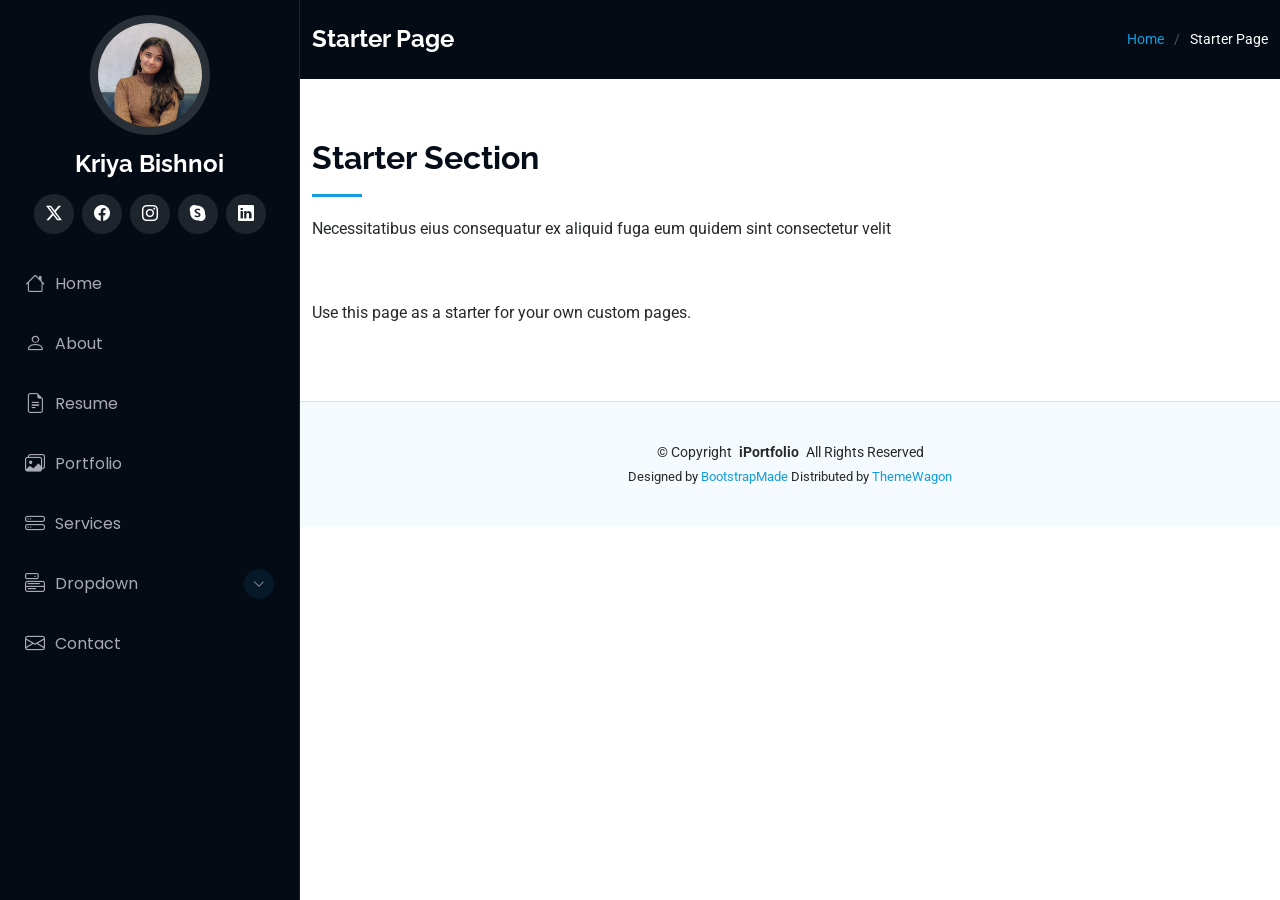
<file: starter-page.html>
<!DOCTYPE html>
<html lang="en">

<head>
  <meta charset="utf-8">
  <meta content="width=device-width, initial-scale=1.0" name="viewport">
  <title>Starter Page - iPortfolio Bootstrap Template</title>
  <meta content="" name="description">
  <meta content="" name="keywords">

  <!-- Favicons -->
  <link href="assets/img/favicon.png" rel="icon">
  <link href="assets/img/apple-touch-icon.png" rel="apple-touch-icon">

  <!-- Fonts -->
  <link href="https://fonts.googleapis.com" rel="preconnect">
  <link href="https://fonts.gstatic.com" rel="preconnect" crossorigin>
  <link href="https://fonts.googleapis.com/css2?family=Roboto:ital,wght@0,100;0,300;0,400;0,500;0,700;0,900;1,100;1,300;1,400;1,500;1,700;1,900&family=Poppins:ital,wght@0,100;0,200;0,300;0,400;0,500;0,600;0,700;0,800;0,900;1,100;1,200;1,300;1,400;1,500;1,600;1,700;1,800;1,900&family=Raleway:ital,wght@0,100;0,200;0,300;0,400;0,500;0,600;0,700;0,800;0,900;1,100;1,200;1,300;1,400;1,500;1,600;1,700;1,800;1,900&display=swap" rel="stylesheet">

  <!-- Vendor CSS Files -->
  <link href="assets/vendor/bootstrap/css/bootstrap.min.css" rel="stylesheet">
  <link href="assets/vendor/bootstrap-icons/bootstrap-icons.css" rel="stylesheet">
  <link href="assets/vendor/aos/aos.css" rel="stylesheet">
  <link href="assets/vendor/glightbox/css/glightbox.min.css" rel="stylesheet">
  <link href="assets/vendor/swiper/swiper-bundle.min.css" rel="stylesheet">

  <!-- Main CSS File -->
  <link href="assets/css/main.css" rel="stylesheet">

  <!-- =======================================================
  * Template Name: iPortfolio
  * Template URL: https://bootstrapmade.com/iportfolio-bootstrap-portfolio-websites-template/
  * Updated: Jun 29 2024 with Bootstrap v5.3.3
  * Author: BootstrapMade.com
  * License: https://bootstrapmade.com/license/
  ======================================================== -->
</head>

<body class="starter-page-page">

  <header id="header" class="header dark-background d-flex flex-column">
    <i class="header-toggle d-xl-none bi bi-list"></i>

    <div class="profile-img">
      <img src="assets/img/my-profile-img.jpeg" alt="" class="img-fluid rounded-circle">
    </div>

    <a href="index.html" class="logo d-flex align-items-center justify-content-center">
      <!-- Uncomment the line below if you also wish to use an image logo -->
      <!-- <img src="assets/img/logo.png" alt=""> -->
      <h1 class="sitename">Kriya Bishnoi</h1>
    </a>

    <div class="social-links text-center">
      <a href="#" class="twitter"><i class="bi bi-twitter-x"></i></a>
      <a href="#" class="facebook"><i class="bi bi-facebook"></i></a>
      <a href="#" class="instagram"><i class="bi bi-instagram"></i></a>
      <a href="#" class="google-plus"><i class="bi bi-skype"></i></a>
      <a href="#" class="linkedin"><i class="bi bi-linkedin"></i></a>
    </div>

    <nav id="navmenu" class="navmenu">
      <ul>
        <li><a href="#hero"><i class="bi bi-house navicon"></i>Home</a></li>
        <li><a href="#about"><i class="bi bi-person navicon"></i> About</a></li>
        <li><a href="#resume"><i class="bi bi-file-earmark-text navicon"></i> Resume</a></li>
        <li><a href="#portfolio"><i class="bi bi-images navicon"></i> Portfolio</a></li>
        <li><a href="#services"><i class="bi bi-hdd-stack navicon"></i> Services</a></li>
        <li class="dropdown"><a href="#"><i class="bi bi-menu-button navicon"></i> <span>Dropdown</span> <i class="bi bi-chevron-down toggle-dropdown"></i></a>
          <ul>
            <li><a href="#">Dropdown 1</a></li>
            <li class="dropdown"><a href="#"><span>Deep Dropdown</span> <i class="bi bi-chevron-down toggle-dropdown"></i></a>
              <ul>
                <li><a href="#">Deep Dropdown 1</a></li>
                <li><a href="#">Deep Dropdown 2</a></li>
                <li><a href="#">Deep Dropdown 3</a></li>
                <li><a href="#">Deep Dropdown 4</a></li>
                <li><a href="#">Deep Dropdown 5</a></li>
              </ul>
            </li>
            <li><a href="#">Dropdown 2</a></li>
            <li><a href="#">Dropdown 3</a></li>
            <li><a href="#">Dropdown 4</a></li>
          </ul>
        </li>
        <li><a href="#contact"><i class="bi bi-envelope navicon"></i> Contact</a></li>
      </ul>
    </nav>

  </header>

  <main class="main">

    <!-- Page Title -->
    <div class="page-title dark-background">
      <div class="container d-lg-flex justify-content-between align-items-center">
        <h1 class="mb-2 mb-lg-0">Starter Page</h1>
        <nav class="breadcrumbs">
          <ol>
            <li><a href="index.html">Home</a></li>
            <li class="current">Starter Page</li>
          </ol>
        </nav>
      </div>
    </div><!-- End Page Title -->

    <!-- Starter Section Section -->
    <section id="starter-section" class="starter-section section">

      <!-- Section Title -->
      <div class="container section-title" data-aos="fade-up">
        <h2>Starter Section</h2>
        <p>Necessitatibus eius consequatur ex aliquid fuga eum quidem sint consectetur velit</p>
      </div><!-- End Section Title -->

      <div class="container" data-aos="fade-up">
        <p>Use this page as a starter for your own custom pages.</p>
      </div>

    </section><!-- /Starter Section Section -->

  </main>

  <footer id="footer" class="footer position-relative light-background">

    <div class="container">
      <div class="copyright text-center ">
        <p>© <span>Copyright</span> <strong class="px-1 sitename">iPortfolio</strong> <span>All Rights Reserved</span></p>
      </div>
      <div class="credits">
        <!-- All the links in the footer should remain intact. -->
        <!-- You can delete the links only if you've purchased the pro version. -->
        <!-- Licensing information: https://bootstrapmade.com/license/ -->
        <!-- Purchase the pro version with working PHP/AJAX contact form: [buy-url] -->
        Designed by <a href="https://bootstrapmade.com/">BootstrapMade</a> Distributed by <a href="https://themewagon.com">ThemeWagon</a>
      </div>
    </div>

  </footer>

  <!-- Scroll Top -->
  <a href="#" id="scroll-top" class="scroll-top d-flex align-items-center justify-content-center"><i class="bi bi-arrow-up-short"></i></a>

  <!-- Preloader -->
  <div id="preloader"></div>

  <!-- Vendor JS Files -->
  <script src="assets/vendor/bootstrap/js/bootstrap.bundle.min.js"></script>
  <script src="assets/vendor/php-email-form/validate.js"></script>
  <script src="assets/vendor/aos/aos.js"></script>
  <script src="assets/vendor/typed.js/typed.umd.js"></script>
  <script src="assets/vendor/purecounter/purecounter_vanilla.js"></script>
  <script src="assets/vendor/waypoints/noframework.waypoints.js"></script>
  <script src="assets/vendor/glightbox/js/glightbox.min.js"></script>
  <script src="assets/vendor/imagesloaded/imagesloaded.pkgd.min.js"></script>
  <script src="assets/vendor/isotope-layout/isotope.pkgd.min.js"></script>
  <script src="assets/vendor/swiper/swiper-bundle.min.js"></script>

  <!-- Main JS File -->
  <script src="assets/js/main.js"></script>

</body>

</html>
</file>
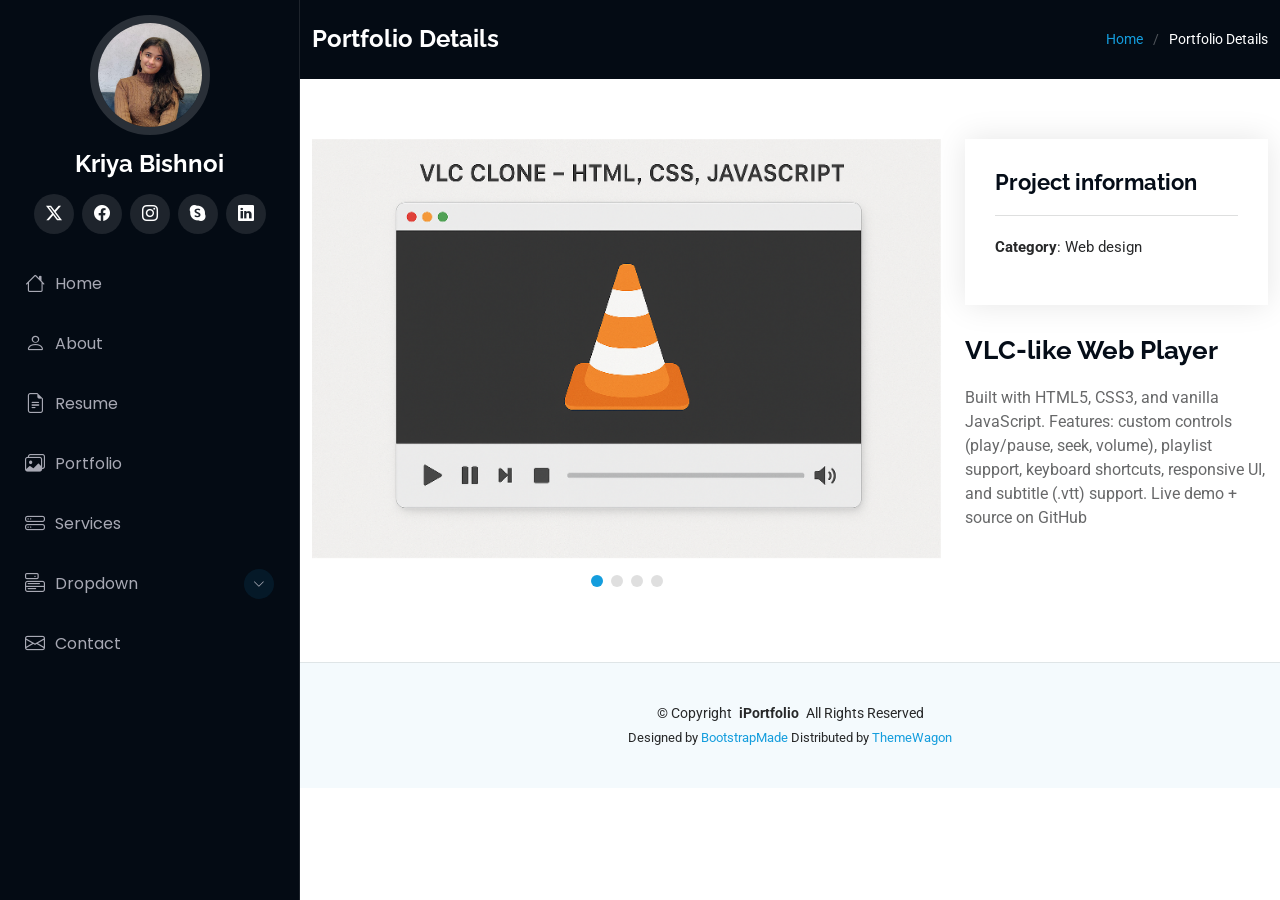
<file: vlc.html>
<!DOCTYPE html>
<html lang="en">

<head>
  <meta charset="utf-8">
  <meta content="width=device-width, initial-scale=1.0" name="viewport">
  <title>Portfolio Details - iPortfolio Bootstrap Template</title>
  <meta content="" name="description">
  <meta content="" name="keywords">

  <!-- Favicons -->
  <link href="assets/img/favicon.png" rel="icon">
  <link href="assets/img/apple-touch-icon.png" rel="apple-touch-icon">

  <!-- Fonts -->
  <link href="https://fonts.googleapis.com" rel="preconnect">
  <link href="https://fonts.gstatic.com" rel="preconnect" crossorigin>
  <link href="https://fonts.googleapis.com/css2?family=Roboto:ital,wght@0,100;0,300;0,400;0,500;0,700;0,900;1,100;1,300;1,400;1,500;1,700;1,900&family=Poppins:ital,wght@0,100;0,200;0,300;0,400;0,500;0,600;0,700;0,800;0,900;1,100;1,200;1,300;1,400;1,500;1,600;1,700;1,800;1,900&family=Raleway:ital,wght@0,100;0,200;0,300;0,400;0,500;0,600;0,700;0,800;0,900;1,100;1,200;1,300;1,400;1,500;1,600;1,700;1,800;1,900&display=swap" rel="stylesheet">

  <!-- Vendor CSS Files -->
  <link href="assets/vendor/bootstrap/css/bootstrap.min.css" rel="stylesheet">
  <link href="assets/vendor/bootstrap-icons/bootstrap-icons.css" rel="stylesheet">
  <link href="assets/vendor/aos/aos.css" rel="stylesheet">
  <link href="assets/vendor/glightbox/css/glightbox.min.css" rel="stylesheet">
  <link href="assets/vendor/swiper/swiper-bundle.min.css" rel="stylesheet">

  <!-- Main CSS File -->
  <link href="assets/css/main.css" rel="stylesheet">

  <!-- =======================================================
  * Template Name: iPortfolio
  * Template URL: https://bootstrapmade.com/iportfolio-bootstrap-portfolio-websites-template/
  * Updated: Jun 29 2024 with Bootstrap v5.3.3
  * Author: BootstrapMade.com
  * License: https://bootstrapmade.com/license/
  ======================================================== -->
</head>

<body class="portfolio-details-page">

  <header id="header" class="header dark-background d-flex flex-column">
    <i class="header-toggle d-xl-none bi bi-list"></i>

    <div class="profile-img">
      <img src="assets/img/my-profile-img.jpeg" alt="" class="img-fluid rounded-circle">
    </div>

    <a href="index.html" class="logo d-flex align-items-center justify-content-center">
      <!-- Uncomment the line below if you also wish to use an image logo -->
      <!-- <img src="assets/img/logo.png" alt=""> -->
      <h1 class="sitename">Kriya Bishnoi</h1>
    </a>

    <div class="social-links text-center">
      <a href="#" class="twitter"><i class="bi bi-twitter-x"></i></a>
      <a href="#" class="facebook"><i class="bi bi-facebook"></i></a>
      <a href="#" class="instagram"><i class="bi bi-instagram"></i></a>
      <a href="#" class="google-plus"><i class="bi bi-skype"></i></a>
      <a href="#" class="linkedin"><i class="bi bi-linkedin"></i></a>
    </div>

    <nav id="navmenu" class="navmenu">
      <ul>
        <li><a href="index.html"><i class="bi bi-house navicon"></i>Home</a></li>
        <li><a href="#about"><i class="bi bi-person navicon"></i> About</a></li>
        <li><a href="#resume"><i class="bi bi-file-earmark-text navicon"></i> Resume</a></li>
        <li><a href="#portfolio"><i class="bi bi-images navicon"></i> Portfolio</a></li>
        <li><a href="#services"><i class="bi bi-hdd-stack navicon"></i> Services</a></li>
        <li class="dropdown"><a href="#"><i class="bi bi-menu-button navicon"></i> <span>Dropdown</span> <i class="bi bi-chevron-down toggle-dropdown"></i></a>
          <ul>
            <li><a href="#">Dropdown 1</a></li>
            <li class="dropdown"><a href="#"><span>Deep Dropdown</span> <i class="bi bi-chevron-down toggle-dropdown"></i></a>
              <ul>
                <li><a href="#">Deep Dropdown 1</a></li>
                <li><a href="#">Deep Dropdown 2</a></li>
                <li><a href="#">Deep Dropdown 3</a></li>
                <li><a href="#">Deep Dropdown 4</a></li>
                <li><a href="#">Deep Dropdown 5</a></li>
              </ul>
            </li>
            <li><a href="#">Dropdown 2</a></li>
            <li><a href="#">Dropdown 3</a></li>
            <li><a href="#">Dropdown 4</a></li>
          </ul>
        </li>
        <li><a href="#contact"><i class="bi bi-envelope navicon"></i> Contact</a></li>
      </ul>
    </nav>

  </header>

  <main class="main">

    <!-- Page Title -->
    <div class="page-title dark-background">
      <div class="container d-lg-flex justify-content-between align-items-center">
        <h1 class="mb-2 mb-lg-0">Portfolio Details</h1>
        <nav class="breadcrumbs">
          <ol>
            <li><a href="index.html">Home</a></li>
            <li class="current">Portfolio Details</li>
          </ol>
        </nav>
      </div>
    </div><!-- End Page Title -->

    <!-- Portfolio Details Section -->
    <section id="portfolio-details" class="portfolio-details section">

      <div class="container" data-aos="fade-up" data-aos-delay="100">

        <div class="row gy-4">

          <div class="col-lg-8">
            <div class="portfolio-details-slider swiper init-swiper">

              <script type="application/json" class="swiper-config">
                {
                  "loop": true,
                  "speed": 600,
                  "autoplay": {
                    "delay": 5000
                  },
                  "slidesPerView": "auto",
                  "pagination": {
                    "el": ".swiper-pagination",
                    "type": "bullets",
                    "clickable": true
                  }
                }
              </script>

              <div class="swiper-wrapper align-items-center">

                <div class="swiper-slide">
                  <img src="assets/img/portfolio/Branding1.png" alt="">
                </div>

                <div class="swiper-slide">
                  <img src="assets/img/portfolio/ss1.png" alt="">
                </div>

                <div class="swiper-slide">
                  <img src="assets/img/portfolio/ss2.png" alt="">
                </div>

                <div class="swiper-slide">
                  <img src="assets/img/portfolio/ss3.png" alt="">
                </div>

              </div>
              <div class="swiper-pagination"></div>
            </div>
          </div>

          <div class="col-lg-4">
            <div class="portfolio-info" data-aos="fade-up" data-aos-delay="200">
              <h3>Project information</h3>
              <ul>
                <li><strong>Category</strong>: Web design</li>
                <!--<li><strong>Client</strong>: ASU Company</li>
                <li><strong>Project date</strong>: 01 March, 2020</li>
                <li><strong>Project URL</strong>: <a href="#">www.example.com</a></li>-->
              </ul>
            </div>
            <div class="portfolio-description" data-aos="fade-up" data-aos-delay="300">
              <h2>VLC-like Web Player</h2>
              <p>
                Built with HTML5, CSS3, and vanilla JavaScript. Features: custom controls (play/pause, seek, volume), playlist support, keyboard shortcuts, responsive UI, and subtitle (.vtt) support. Live demo + source on GitHub   </p>
            </div>
          </div>

        </div>

      </div>

    </section><!-- /Portfolio Details Section -->

  </main>

  <footer id="footer" class="footer position-relative light-background">

    <div class="container">
      <div class="copyright text-center ">
        <p>© <span>Copyright</span> <strong class="px-1 sitename">iPortfolio</strong> <span>All Rights Reserved</span></p>
      </div>
      <div class="credits">
        <!-- All the links in the footer should remain intact. -->
        <!-- You can delete the links only if you've purchased the pro version. -->
        <!-- Licensing information: https://bootstrapmade.com/license/ -->
        <!-- Purchase the pro version with working PHP/AJAX contact form: [buy-url] -->
        Designed by <a href="https://bootstrapmade.com/">BootstrapMade</a> Distributed by <a href="https://themewagon.com">ThemeWagon</a>
      </div>
    </div>

  </footer>

  <!-- Scroll Top -->
  <a href="#" id="scroll-top" class="scroll-top d-flex align-items-center justify-content-center"><i class="bi bi-arrow-up-short"></i></a>

  <!-- Preloader -->
  <div id="preloader"></div>

  <!-- Vendor JS Files -->
  <script src="assets/vendor/bootstrap/js/bootstrap.bundle.min.js"></script>
  <script src="assets/vendor/php-email-form/validate.js"></script>
  <script src="assets/vendor/aos/aos.js"></script>
  <script src="assets/vendor/typed.js/typed.umd.js"></script>
  <script src="assets/vendor/purecounter/purecounter_vanilla.js"></script>
  <script src="assets/vendor/waypoints/noframework.waypoints.js"></script>
  <script src="assets/vendor/glightbox/js/glightbox.min.js"></script>
  <script src="assets/vendor/imagesloaded/imagesloaded.pkgd.min.js"></script>
  <script src="assets/vendor/isotope-layout/isotope.pkgd.min.js"></script>
  <script src="assets/vendor/swiper/swiper-bundle.min.js"></script>

  <!-- Main JS File -->
  <script src="assets/js/main.js"></script>

</body>

</html>
</file>
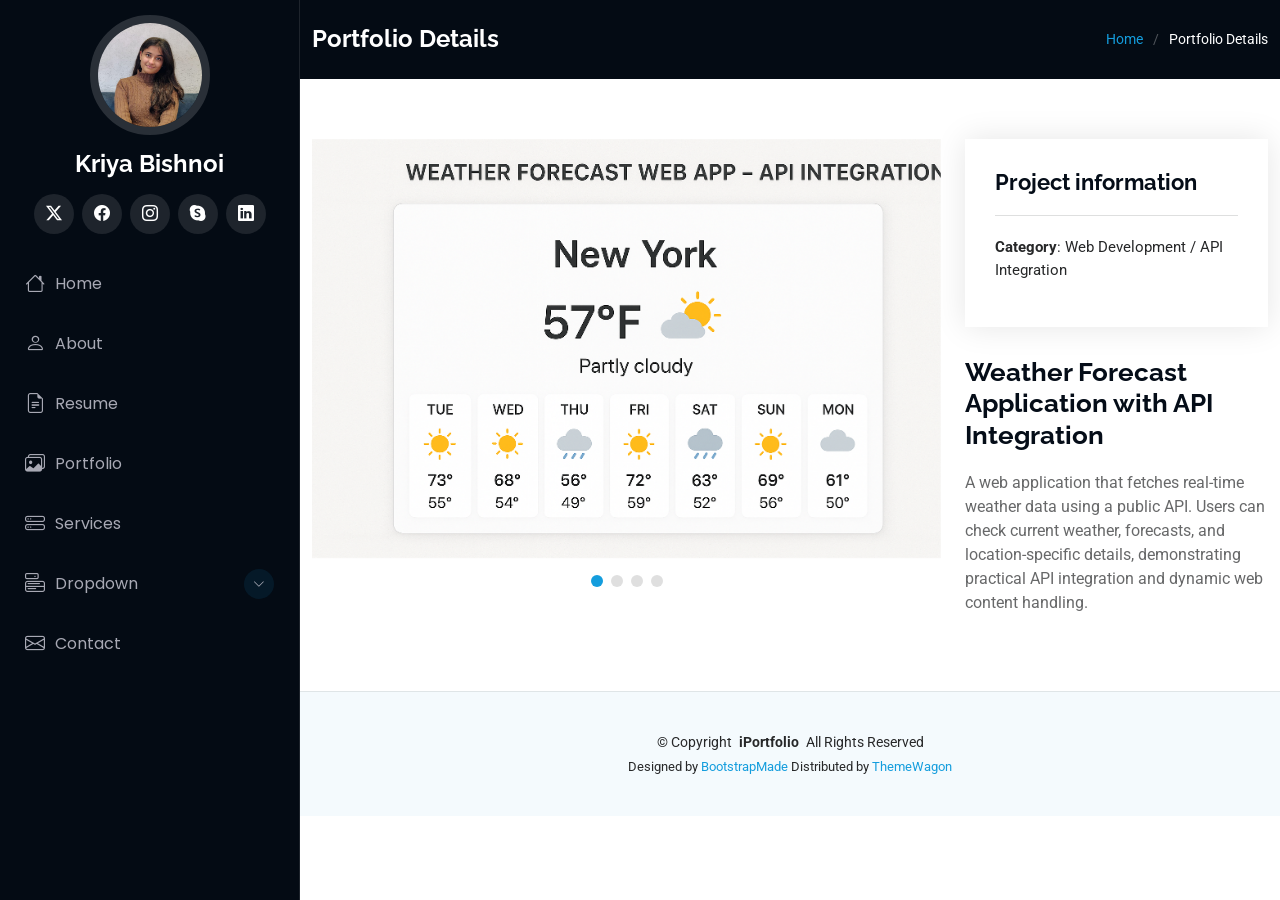
<file: weather.html>
<!DOCTYPE html>
<html lang="en">

<head>
  <meta charset="utf-8">
  <meta content="width=device-width, initial-scale=1.0" name="viewport">
  <title>Portfolio Details - iPortfolio Bootstrap Template</title>
  <meta content="" name="description">
  <meta content="" name="keywords">

  <!-- Favicons -->
  <link href="assets/img/favicon.png" rel="icon">
  <link href="assets/img/apple-touch-icon.png" rel="apple-touch-icon">

  <!-- Fonts -->
  <link href="https://fonts.googleapis.com" rel="preconnect">
  <link href="https://fonts.gstatic.com" rel="preconnect" crossorigin>
  <link href="https://fonts.googleapis.com/css2?family=Roboto:ital,wght@0,100;0,300;0,400;0,500;0,700;0,900;1,100;1,300;1,400;1,500;1,700;1,900&family=Poppins:ital,wght@0,100;0,200;0,300;0,400;0,500;0,600;0,700;0,800;0,900;1,100;1,200;1,300;1,400;1,500;1,600;1,700;1,800;1,900&family=Raleway:ital,wght@0,100;0,200;0,300;0,400;0,500;0,600;0,700;0,800;0,900;1,100;1,200;1,300;1,400;1,500;1,600;1,700;1,800;1,900&display=swap" rel="stylesheet">

  <!-- Vendor CSS Files -->
  <link href="assets/vendor/bootstrap/css/bootstrap.min.css" rel="stylesheet">
  <link href="assets/vendor/bootstrap-icons/bootstrap-icons.css" rel="stylesheet">
  <link href="assets/vendor/aos/aos.css" rel="stylesheet">
  <link href="assets/vendor/glightbox/css/glightbox.min.css" rel="stylesheet">
  <link href="assets/vendor/swiper/swiper-bundle.min.css" rel="stylesheet">

  <!-- Main CSS File -->
  <link href="assets/css/main.css" rel="stylesheet">

  <!-- =======================================================
  * Template Name: iPortfolio
  * Template URL: https://bootstrapmade.com/iportfolio-bootstrap-portfolio-websites-template/
  * Updated: Jun 29 2024 with Bootstrap v5.3.3
  * Author: BootstrapMade.com
  * License: https://bootstrapmade.com/license/
  ======================================================== -->
</head>

<body class="portfolio-details-page">

  <header id="header" class="header dark-background d-flex flex-column">
    <i class="header-toggle d-xl-none bi bi-list"></i>

    <div class="profile-img">
      <img src="assets/img/my-profile-img.jpeg" alt="" class="img-fluid rounded-circle">
    </div>

    <a href="index.html" class="logo d-flex align-items-center justify-content-center">
      <!-- Uncomment the line below if you also wish to use an image logo -->
      <!-- <img src="assets/img/logo.png" alt=""> -->
      <h1 class="sitename">Kriya Bishnoi</h1>
    </a>

    <div class="social-links text-center">
      <a href="#" class="twitter"><i class="bi bi-twitter-x"></i></a>
      <a href="#" class="facebook"><i class="bi bi-facebook"></i></a>
      <a href="#" class="instagram"><i class="bi bi-instagram"></i></a>
      <a href="#" class="google-plus"><i class="bi bi-skype"></i></a>
      <a href="#" class="linkedin"><i class="bi bi-linkedin"></i></a>
    </div>

    <nav id="navmenu" class="navmenu">
      <ul>
        <li><a href="index.html"><i class="bi bi-house navicon"></i>Home</a></li>
        <li><a href="#about"><i class="bi bi-person navicon"></i> About</a></li>
        <li><a href="#resume"><i class="bi bi-file-earmark-text navicon"></i> Resume</a></li>
        <li><a href="#portfolio"><i class="bi bi-images navicon"></i> Portfolio</a></li>
        <li><a href="#services"><i class="bi bi-hdd-stack navicon"></i> Services</a></li>
        <li class="dropdown"><a href="#"><i class="bi bi-menu-button navicon"></i> <span>Dropdown</span> <i class="bi bi-chevron-down toggle-dropdown"></i></a>
          <ul>
            <li><a href="#">Dropdown 1</a></li>
            <li class="dropdown"><a href="#"><span>Deep Dropdown</span> <i class="bi bi-chevron-down toggle-dropdown"></i></a>
              <ul>
                <li><a href="#">Deep Dropdown 1</a></li>
                <li><a href="#">Deep Dropdown 2</a></li>
                <li><a href="#">Deep Dropdown 3</a></li>
                <li><a href="#">Deep Dropdown 4</a></li>
                <li><a href="#">Deep Dropdown 5</a></li>
              </ul>
            </li>
            <li><a href="#">Dropdown 2</a></li>
            <li><a href="#">Dropdown 3</a></li>
            <li><a href="#">Dropdown 4</a></li>
          </ul>
        </li>
        <li><a href="#contact"><i class="bi bi-envelope navicon"></i> Contact</a></li>
      </ul>
    </nav>

  </header>

  <main class="main">

    <!-- Page Title -->
    <div class="page-title dark-background">
      <div class="container d-lg-flex justify-content-between align-items-center">
        <h1 class="mb-2 mb-lg-0">Portfolio Details</h1>
        <nav class="breadcrumbs">
          <ol>
            <li><a href="index.html">Home</a></li>
            <li class="current">Portfolio Details</li>
          </ol>
        </nav>
      </div>
    </div><!-- End Page Title -->

    <!-- Portfolio Details Section -->
    <section id="portfolio-details" class="portfolio-details section">

      <div class="container" data-aos="fade-up" data-aos-delay="100">

        <div class="row gy-4">

          <div class="col-lg-8">
            <div class="portfolio-details-slider swiper init-swiper">

              <script type="application/json" class="swiper-config">
                {
                  "loop": true,
                  "speed": 600,
                  "autoplay": {
                    "delay": 5000
                  },
                  "slidesPerView": "auto",
                  "pagination": {
                    "el": ".swiper-pagination",
                    "type": "bullets",
                    "clickable": true
                  }
                }
              </script>

              <div class="swiper-wrapper align-items-center">

                <div class="swiper-slide">
                  <img src="assets/img/portfolio/Branding3.png" alt="">
                </div>

                <div class="swiper-slide">
                  <img src="assets/img/portfolio/w1.png" alt="">
                </div>

                <div class="swiper-slide">
                  <img src="assets/img/portfolio/w2.png" alt="">
                </div>

                <div class="swiper-slide">
                  <img src="assets/img/portfolio/w3.png" alt="">
                </div>

              </div>
              <div class="swiper-pagination"></div>
            </div>
          </div>

          <div class="col-lg-4">
            <div class="portfolio-info" data-aos="fade-up" data-aos-delay="200">
              <h3>Project information</h3>
              <ul>
                <li><strong>Category</strong>: Web Development / API Integration</li>
               <!-- <li><strong>Client</strong>: ASU Company</li>
                <li><strong>Project date</strong>: 01 March, 2020</li>
                <li><strong>Project URL</strong>: <a href="#">www.example.com</a></li>-->
              </ul>
            </div>
            <div class="portfolio-description" data-aos="fade-up" data-aos-delay="300">
              <h2>Weather Forecast Application with API Integration</h2>
              <p>
                A web application that fetches real-time weather data using a public API. Users can check current weather, forecasts, and location-specific details, demonstrating practical API integration and dynamic web content handling.
              </p>
            </div>
          </div>

        </div>

      </div>

    </section><!-- /Portfolio Details Section -->

  </main>

  <footer id="footer" class="footer position-relative light-background">

    <div class="container">
      <div class="copyright text-center ">
        <p>© <span>Copyright</span> <strong class="px-1 sitename">iPortfolio</strong> <span>All Rights Reserved</span></p>
      </div>
      <div class="credits">
        <!-- All the links in the footer should remain intact. -->
        <!-- You can delete the links only if you've purchased the pro version. -->
        <!-- Licensing information: https://bootstrapmade.com/license/ -->
        <!-- Purchase the pro version with working PHP/AJAX contact form: [buy-url] -->
        Designed by <a href="https://bootstrapmade.com/">BootstrapMade</a> Distributed by <a href="https://themewagon.com">ThemeWagon</a>
      </div>
    </div>

  </footer>

  <!-- Scroll Top -->
  <a href="#" id="scroll-top" class="scroll-top d-flex align-items-center justify-content-center"><i class="bi bi-arrow-up-short"></i></a>

  <!-- Preloader -->
  <div id="preloader"></div>

  <!-- Vendor JS Files -->
  <script src="assets/vendor/bootstrap/js/bootstrap.bundle.min.js"></script>
  <script src="assets/vendor/php-email-form/validate.js"></script>
  <script src="assets/vendor/aos/aos.js"></script>
  <script src="assets/vendor/typed.js/typed.umd.js"></script>
  <script src="assets/vendor/purecounter/purecounter_vanilla.js"></script>
  <script src="assets/vendor/waypoints/noframework.waypoints.js"></script>
  <script src="assets/vendor/glightbox/js/glightbox.min.js"></script>
  <script src="assets/vendor/imagesloaded/imagesloaded.pkgd.min.js"></script>
  <script src="assets/vendor/isotope-layout/isotope.pkgd.min.js"></script>
  <script src="assets/vendor/swiper/swiper-bundle.min.js"></script>

  <!-- Main JS File -->
  <script src="assets/js/main.js"></script>

</body>

</html>
</file>
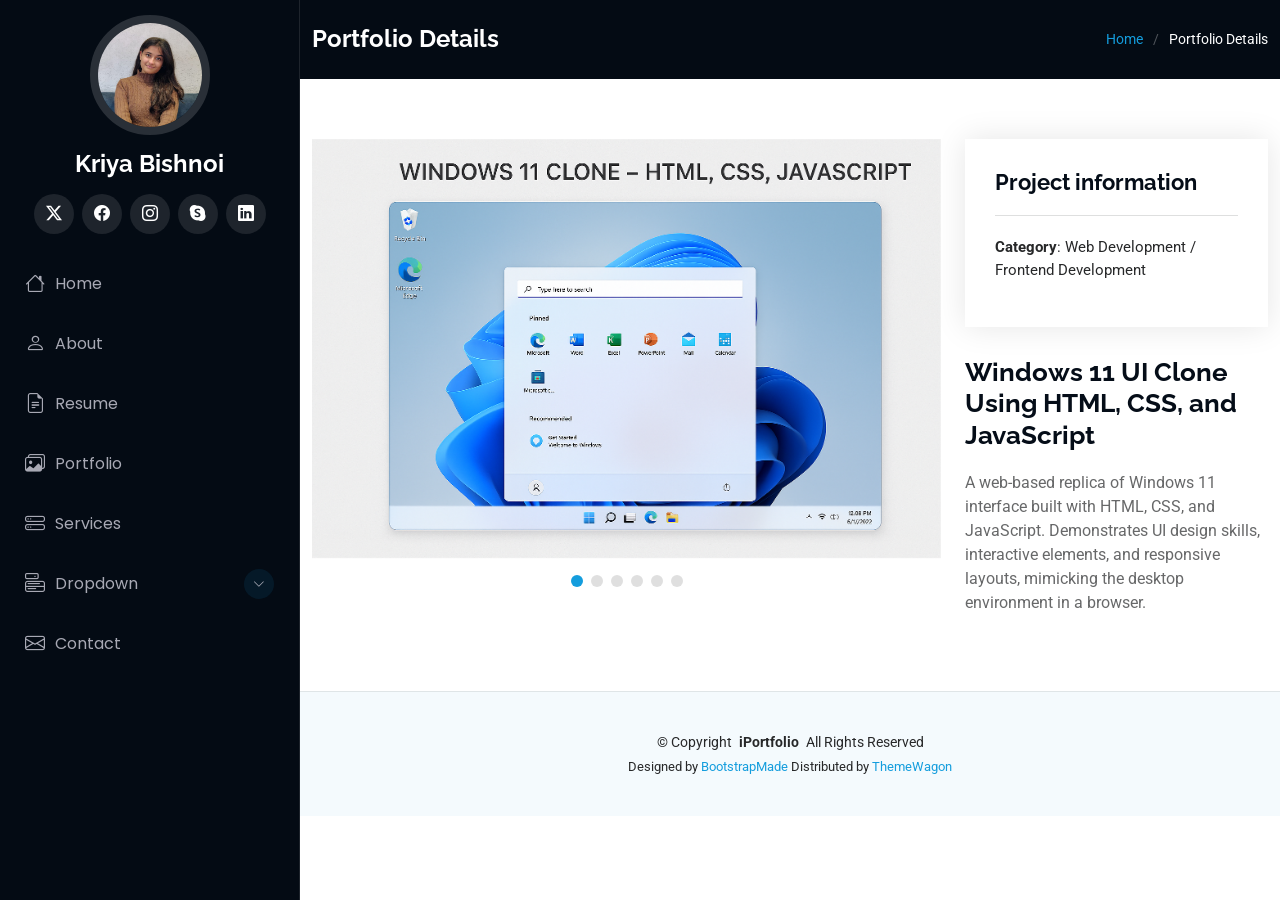
<file: window.html>
<!DOCTYPE html>
<html lang="en">

<head>
  <meta charset="utf-8">
  <meta content="width=device-width, initial-scale=1.0" name="viewport">
  <title>Portfolio Details - iPortfolio Bootstrap Template</title>
  <meta content="" name="description">
  <meta content="" name="keywords">

  <!-- Favicons -->
  <link href="assets/img/favicon.png" rel="icon">
  <link href="assets/img/apple-touch-icon.png" rel="apple-touch-icon">

  <!-- Fonts -->
  <link href="https://fonts.googleapis.com" rel="preconnect">
  <link href="https://fonts.gstatic.com" rel="preconnect" crossorigin>
  <link href="https://fonts.googleapis.com/css2?family=Roboto:ital,wght@0,100;0,300;0,400;0,500;0,700;0,900;1,100;1,300;1,400;1,500;1,700;1,900&family=Poppins:ital,wght@0,100;0,200;0,300;0,400;0,500;0,600;0,700;0,800;0,900;1,100;1,200;1,300;1,400;1,500;1,600;1,700;1,800;1,900&family=Raleway:ital,wght@0,100;0,200;0,300;0,400;0,500;0,600;0,700;0,800;0,900;1,100;1,200;1,300;1,400;1,500;1,600;1,700;1,800;1,900&display=swap" rel="stylesheet">

  <!-- Vendor CSS Files -->
  <link href="assets/vendor/bootstrap/css/bootstrap.min.css" rel="stylesheet">
  <link href="assets/vendor/bootstrap-icons/bootstrap-icons.css" rel="stylesheet">
  <link href="assets/vendor/aos/aos.css" rel="stylesheet">
  <link href="assets/vendor/glightbox/css/glightbox.min.css" rel="stylesheet">
  <link href="assets/vendor/swiper/swiper-bundle.min.css" rel="stylesheet">

  <!-- Main CSS File -->
  <link href="assets/css/main.css" rel="stylesheet">

  <!-- =======================================================
  * Template Name: iPortfolio
  * Template URL: https://bootstrapmade.com/iportfolio-bootstrap-portfolio-websites-template/
  * Updated: Jun 29 2024 with Bootstrap v5.3.3
  * Author: BootstrapMade.com
  * License: https://bootstrapmade.com/license/
  ======================================================== -->
</head>

<body class="portfolio-details-page">

  <header id="header" class="header dark-background d-flex flex-column">
    <i class="header-toggle d-xl-none bi bi-list"></i>

    <div class="profile-img">
      <img src="assets/img/my-profile-img.jpeg" alt="" class="img-fluid rounded-circle">
    </div>

    <a href="index.html" class="logo d-flex align-items-center justify-content-center">
      <!-- Uncomment the line below if you also wish to use an image logo -->
      <!-- <img src="assets/img/logo.png" alt=""> -->
      <h1 class="sitename">Kriya Bishnoi</h1>
    </a>

    <div class="social-links text-center">
      <a href="#" class="twitter"><i class="bi bi-twitter-x"></i></a>
      <a href="#" class="facebook"><i class="bi bi-facebook"></i></a>
      <a href="#" class="instagram"><i class="bi bi-instagram"></i></a>
      <a href="#" class="google-plus"><i class="bi bi-skype"></i></a>
      <a href="#" class="linkedin"><i class="bi bi-linkedin"></i></a>
    </div>

    <nav id="navmenu" class="navmenu">
      <ul>
        <li><a href="index.html"><i class="bi bi-house navicon"></i>Home</a></li>
        <li><a href="#about"><i class="bi bi-person navicon"></i> About</a></li>
        <li><a href="#resume"><i class="bi bi-file-earmark-text navicon"></i> Resume</a></li>
        <li><a href="#portfolio"><i class="bi bi-images navicon"></i> Portfolio</a></li>
        <li><a href="#services"><i class="bi bi-hdd-stack navicon"></i> Services</a></li>
        <li class="dropdown"><a href="#"><i class="bi bi-menu-button navicon"></i> <span>Dropdown</span> <i class="bi bi-chevron-down toggle-dropdown"></i></a>
          <ul>
            <li><a href="#">Dropdown 1</a></li>
            <li class="dropdown"><a href="#"><span>Deep Dropdown</span> <i class="bi bi-chevron-down toggle-dropdown"></i></a>
              <ul>
                <li><a href="#">Deep Dropdown 1</a></li>
                <li><a href="#">Deep Dropdown 2</a></li>
                <li><a href="#">Deep Dropdown 3</a></li>
                <li><a href="#">Deep Dropdown 4</a></li>
                <li><a href="#">Deep Dropdown 5</a></li>
              </ul>
            </li>
            <li><a href="#">Dropdown 2</a></li>
            <li><a href="#">Dropdown 3</a></li>
            <li><a href="#">Dropdown 4</a></li>
          </ul>
        </li>
        <li><a href="#contact"><i class="bi bi-envelope navicon"></i> Contact</a></li>
      </ul>
    </nav>

  </header>

  <main class="main">

    <!-- Page Title -->
    <div class="page-title dark-background">
      <div class="container d-lg-flex justify-content-between align-items-center">
        <h1 class="mb-2 mb-lg-0">Portfolio Details</h1>
        <nav class="breadcrumbs">
          <ol>
            <li><a href="index.html">Home</a></li>
            <li class="current">Portfolio Details</li>
          </ol>
        </nav>
      </div>
    </div><!-- End Page Title -->

    <!-- Portfolio Details Section -->
    <section id="portfolio-details" class="portfolio-details section">

      <div class="container" data-aos="fade-up" data-aos-delay="100">

        <div class="row gy-4">

          <div class="col-lg-8">
            <div class="portfolio-details-slider swiper init-swiper">

              <script type="application/json" class="swiper-config">
                {
                  "loop": true,
                  "speed": 600,
                  "autoplay": {
                    "delay": 5000
                  },
                  "slidesPerView": "auto",
                  "pagination": {
                    "el": ".swiper-pagination",
                    "type": "bullets",
                    "clickable": true
                  }
                }
              </script>

              <div class="swiper-wrapper align-items-center">

                <div class="swiper-slide">
                  <img src="assets/img/portfolio/Branding2.png" alt="">
                </div>

                <div class="swiper-slide">
                  <img src="assets/img/portfolio/11.png" alt="">
                </div>

                <div class="swiper-slide">
                  <img src="assets/img/portfolio/12.png" alt="">
                </div>

                <div class="swiper-slide">
                  <img src="assets/img/portfolio/13.png" alt="">
                </div>

                <div class="swiper-slide">
                  <img src="assets/img/portfolio/14.png" alt="">
                </div>

                <div class="swiper-slide">
                  <img src="assets/img/portfolio/w1.png" alt="">
                </div>

              </div>
              <div class="swiper-pagination"></div>
            </div>
          </div>

          <div class="col-lg-4">
            <div class="portfolio-info" data-aos="fade-up" data-aos-delay="200">
              <h3>Project information</h3>
              <ul>
                <li><strong>Category</strong>: Web Development / Frontend Development</li>
                <!--<li><strong>Client</strong>: ASU Company</li>
                <li><strong>Project date</strong>: 01 March, 2020</li>
                <li><strong>Project URL</strong>: <a href="#">www.example.com</a></li>-->
              </ul>
            </div>
            <div class="portfolio-description" data-aos="fade-up" data-aos-delay="300">
              <h2>Windows 11 UI Clone Using HTML, CSS, and JavaScript</h2>
              <p>
                A web-based replica of Windows 11 interface built with HTML, CSS, and JavaScript. Demonstrates UI design skills, interactive elements, and responsive layouts, mimicking the desktop environment in a browser.
             </p>
            </div>
          </div>

        </div>

      </div>

    </section><!-- /Portfolio Details Section -->

  </main>

  <footer id="footer" class="footer position-relative light-background">

    <div class="container">
      <div class="copyright text-center ">
        <p>© <span>Copyright</span> <strong class="px-1 sitename">iPortfolio</strong> <span>All Rights Reserved</span></p>
      </div>
      <div class="credits">
        <!-- All the links in the footer should remain intact. -->
        <!-- You can delete the links only if you've purchased the pro version. -->
        <!-- Licensing information: https://bootstrapmade.com/license/ -->
        <!-- Purchase the pro version with working PHP/AJAX contact form: [buy-url] -->
        Designed by <a href="https://bootstrapmade.com/">BootstrapMade</a> Distributed by <a href="https://themewagon.com">ThemeWagon</a>
      </div>
    </div>

  </footer>

  <!-- Scroll Top -->
  <a href="#" id="scroll-top" class="scroll-top d-flex align-items-center justify-content-center"><i class="bi bi-arrow-up-short"></i></a>

  <!-- Preloader -->
  <div id="preloader"></div>

  <!-- Vendor JS Files -->
  <script src="assets/vendor/bootstrap/js/bootstrap.bundle.min.js"></script>
  <script src="assets/vendor/php-email-form/validate.js"></script>
  <script src="assets/vendor/aos/aos.js"></script>
  <script src="assets/vendor/typed.js/typed.umd.js"></script>
  <script src="assets/vendor/purecounter/purecounter_vanilla.js"></script>
  <script src="assets/vendor/waypoints/noframework.waypoints.js"></script>
  <script src="assets/vendor/glightbox/js/glightbox.min.js"></script>
  <script src="assets/vendor/imagesloaded/imagesloaded.pkgd.min.js"></script>
  <script src="assets/vendor/isotope-layout/isotope.pkgd.min.js"></script>
  <script src="assets/vendor/swiper/swiper-bundle.min.js"></script>

  <!-- Main JS File -->
  <script src="assets/js/main.js"></script>

</body>

</html>
</file>
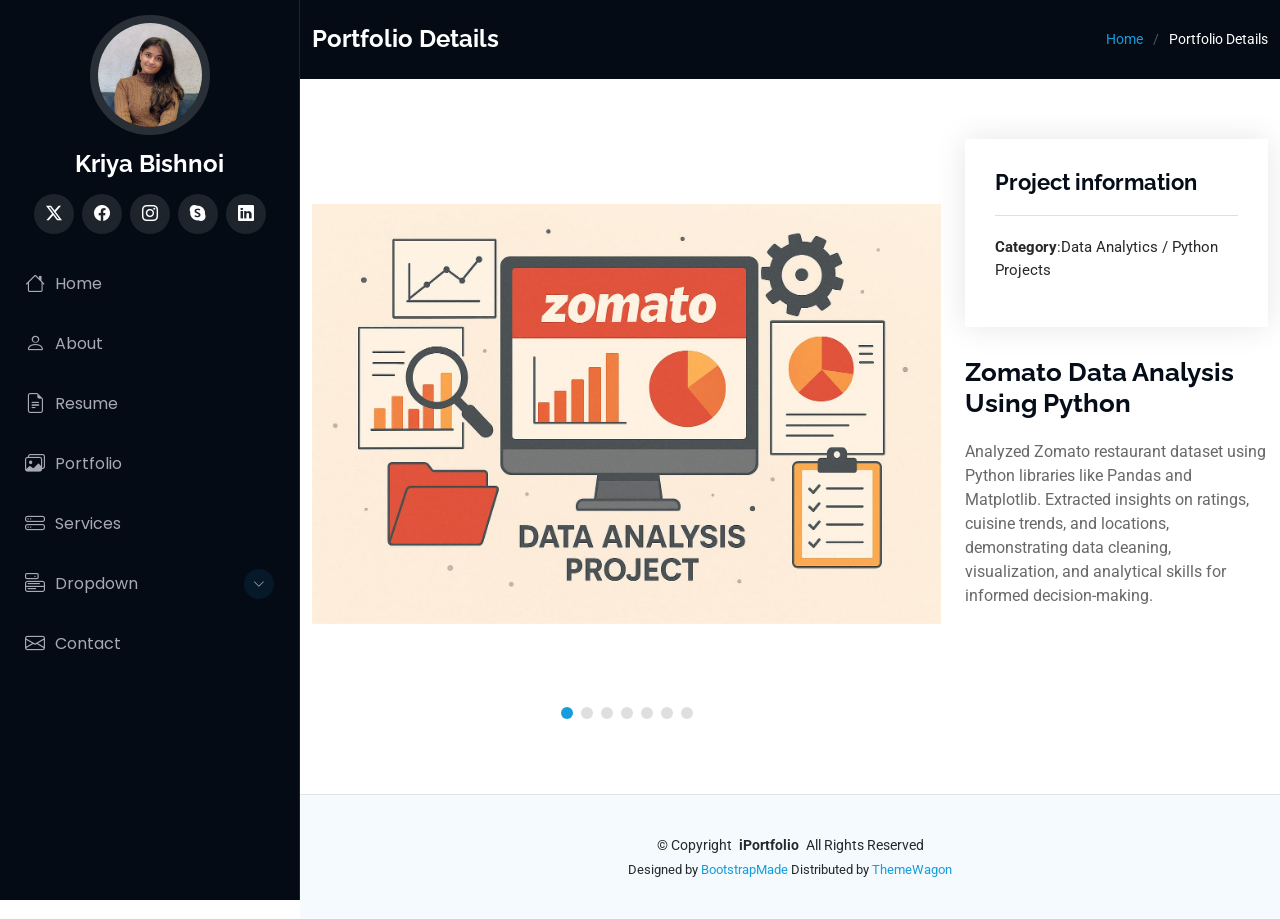
<file: zomato.html>
<!DOCTYPE html>
<html lang="en">

<head>
  <meta charset="utf-8">
  <meta content="width=device-width, initial-scale=1.0" name="viewport">
  <title>Portfolio Details - iPortfolio Bootstrap Template</title>
  <meta content="" name="description">
  <meta content="" name="keywords">

  <!-- Favicons -->
  <link href="assets/img/favicon.png" rel="icon">
  <link href="assets/img/apple-touch-icon.png" rel="apple-touch-icon">

  <!-- Fonts -->
  <link href="https://fonts.googleapis.com" rel="preconnect">
  <link href="https://fonts.gstatic.com" rel="preconnect" crossorigin>
  <link href="https://fonts.googleapis.com/css2?family=Roboto:ital,wght@0,100;0,300;0,400;0,500;0,700;0,900;1,100;1,300;1,400;1,500;1,700;1,900&family=Poppins:ital,wght@0,100;0,200;0,300;0,400;0,500;0,600;0,700;0,800;0,900;1,100;1,200;1,300;1,400;1,500;1,600;1,700;1,800;1,900&family=Raleway:ital,wght@0,100;0,200;0,300;0,400;0,500;0,600;0,700;0,800;0,900;1,100;1,200;1,300;1,400;1,500;1,600;1,700;1,800;1,900&display=swap" rel="stylesheet">

  <!-- Vendor CSS Files -->
  <link href="assets/vendor/bootstrap/css/bootstrap.min.css" rel="stylesheet">
  <link href="assets/vendor/bootstrap-icons/bootstrap-icons.css" rel="stylesheet">
  <link href="assets/vendor/aos/aos.css" rel="stylesheet">
  <link href="assets/vendor/glightbox/css/glightbox.min.css" rel="stylesheet">
  <link href="assets/vendor/swiper/swiper-bundle.min.css" rel="stylesheet">

  <!-- Main CSS File -->
  <link href="assets/css/main.css" rel="stylesheet">

  <!-- =======================================================
  * Template Name: iPortfolio
  * Template URL: https://bootstrapmade.com/iportfolio-bootstrap-portfolio-websites-template/
  * Updated: Jun 29 2024 with Bootstrap v5.3.3
  * Author: BootstrapMade.com
  * License: https://bootstrapmade.com/license/
  ======================================================== -->
</head>

<body class="portfolio-details-page">

  <header id="header" class="header dark-background d-flex flex-column">
    <i class="header-toggle d-xl-none bi bi-list"></i>

    <div class="profile-img">
      <img src="assets/img/my-profile-img.jpeg" alt="" class="img-fluid rounded-circle">
    </div>

    <a href="index.html" class="logo d-flex align-items-center justify-content-center">
      <!-- Uncomment the line below if you also wish to use an image logo -->
      <!-- <img src="assets/img/logo.png" alt=""> -->
      <h1 class="sitename">Kriya Bishnoi</h1>
    </a>

    <div class="social-links text-center">
      <a href="#" class="twitter"><i class="bi bi-twitter-x"></i></a>
      <a href="#" class="facebook"><i class="bi bi-facebook"></i></a>
      <a href="#" class="instagram"><i class="bi bi-instagram"></i></a>
      <a href="#" class="google-plus"><i class="bi bi-skype"></i></a>
      <a href="#" class="linkedin"><i class="bi bi-linkedin"></i></a>
    </div>

    <nav id="navmenu" class="navmenu">
      <ul>
        <li><a href="index.html"><i class="bi bi-house navicon"></i>Home</a></li>
        <li><a href="#about"><i class="bi bi-person navicon"></i> About</a></li>
        <li><a href="#resume"><i class="bi bi-file-earmark-text navicon"></i> Resume</a></li>
        <li><a href="#portfolio"><i class="bi bi-images navicon"></i> Portfolio</a></li>
        <li><a href="#services"><i class="bi bi-hdd-stack navicon"></i> Services</a></li>
        <li class="dropdown"><a href="#"><i class="bi bi-menu-button navicon"></i> <span>Dropdown</span> <i class="bi bi-chevron-down toggle-dropdown"></i></a>
          <ul>
            <li><a href="#">Dropdown 1</a></li>
            <li class="dropdown"><a href="#"><span>Deep Dropdown</span> <i class="bi bi-chevron-down toggle-dropdown"></i></a>
              <ul>
                <li><a href="#">Deep Dropdown 1</a></li>
                <li><a href="#">Deep Dropdown 2</a></li>
                <li><a href="#">Deep Dropdown 3</a></li>
                <li><a href="#">Deep Dropdown 4</a></li>
                <li><a href="#">Deep Dropdown 5</a></li>
              </ul>
            </li>
            <li><a href="#">Dropdown 2</a></li>
            <li><a href="#">Dropdown 3</a></li>
            <li><a href="#">Dropdown 4</a></li>
          </ul>
        </li>
        <li><a href="#contact"><i class="bi bi-envelope navicon"></i> Contact</a></li>
      </ul>
    </nav>

  </header>

  <main class="main">

    <!-- Page Title -->
    <div class="page-title dark-background">
      <div class="container d-lg-flex justify-content-between align-items-center">
        <h1 class="mb-2 mb-lg-0">Portfolio Details</h1>
        <nav class="breadcrumbs">
          <ol>
            <li><a href="index.html">Home</a></li>
            <li class="current">Portfolio Details</li>
          </ol>
        </nav>
      </div>
    </div><!-- End Page Title -->

    <!-- Portfolio Details Section -->
    <section id="portfolio-details" class="portfolio-details section">

      <div class="container" data-aos="fade-up" data-aos-delay="100">

        <div class="row gy-4">

          <div class="col-lg-8">
            <div class="portfolio-details-slider swiper init-swiper">

              <script type="application/json" class="swiper-config">
                {
                  "loop": true,
                  "speed": 600,
                  "autoplay": {
                    "delay": 5000
                  },
                  "slidesPerView": "auto",
                  "pagination": {
                    "el": ".swiper-pagination",
                    "type": "bullets",
                    "clickable": true
                  }
                }
              </script>

              <div class="swiper-wrapper align-items-center">

                <div class="swiper-slide">
                  <img src="assets/img/portfolio/BOOKS1.jpeg" alt="">
                </div>

                <div class="swiper-slide">
                  <img src="assets/img/portfolio/D1.png" alt="">
                </div>

                <div class="swiper-slide">
                  <img src="assets/img/portfolio/d2.png" alt="">
                </div>

                <div class="swiper-slide">
                  <img src="assets/img/portfolio/D3.png" alt="">
                </div>

                <div class="swiper-slide">
                  <img src="assets/img/portfolio/D4.png" alt="">
                </div>

                <div class="swiper-slide">
                  <img src="assets/img/portfolio/D5.png" alt="">
                </div>

                <div class="swiper-slide">
                  <img src="assets/img/portfolio/D6.png" alt="">
                </div>

              </div>
              <div class="swiper-pagination"></div>
            </div>
          </div>

          <div class="col-lg-4">
            <div class="portfolio-info" data-aos="fade-up" data-aos-delay="200">
              <h3>Project information</h3>
              <ul>
                <li><strong>Category</strong>:Data Analytics / Python Projects</li>
               <!--<li><strong>Client</strong>: ASU Company</li>
                <li><strong>Project date</strong>: 01 March, 2020</li>
                <li><strong>Project URL</strong>: <a href="#">www.example.com</a></li>-->
              </ul>
            </div>
            <div class="portfolio-description" data-aos="fade-up" data-aos-delay="300">
              <h2>Zomato Data Analysis Using Python</h2>
              <p>
                Analyzed Zomato restaurant dataset using Python libraries like Pandas and Matplotlib. Extracted insights on ratings, cuisine trends, and locations, demonstrating data cleaning, visualization, and analytical skills for informed decision-making.
             </p>
            </div>
          </div>

        </div>

      </div>

    </section><!-- /Portfolio Details Section -->

  </main>

  <footer id="footer" class="footer position-relative light-background">

    <div class="container">
      <div class="copyright text-center ">
        <p>© <span>Copyright</span> <strong class="px-1 sitename">iPortfolio</strong> <span>All Rights Reserved</span></p>
      </div>
      <div class="credits">
        <!-- All the links in the footer should remain intact. -->
        <!-- You can delete the links only if you've purchased the pro version. -->
        <!-- Licensing information: https://bootstrapmade.com/license/ -->
        <!-- Purchase the pro version with working PHP/AJAX contact form: [buy-url] -->
        Designed by <a href="https://bootstrapmade.com/">BootstrapMade</a> Distributed by <a href="https://themewagon.com">ThemeWagon</a>
      </div>
    </div>

  </footer>

  <!-- Scroll Top -->
  <a href="#" id="scroll-top" class="scroll-top d-flex align-items-center justify-content-center"><i class="bi bi-arrow-up-short"></i></a>

  <!-- Preloader -->
  <div id="preloader"></div>

  <!-- Vendor JS Files -->
  <script src="assets/vendor/bootstrap/js/bootstrap.bundle.min.js"></script>
  <script src="assets/vendor/php-email-form/validate.js"></script>
  <script src="assets/vendor/aos/aos.js"></script>
  <script src="assets/vendor/typed.js/typed.umd.js"></script>
  <script src="assets/vendor/purecounter/purecounter_vanilla.js"></script>
  <script src="assets/vendor/waypoints/noframework.waypoints.js"></script>
  <script src="assets/vendor/glightbox/js/glightbox.min.js"></script>
  <script src="assets/vendor/imagesloaded/imagesloaded.pkgd.min.js"></script>
  <script src="assets/vendor/isotope-layout/isotope.pkgd.min.js"></script>
  <script src="assets/vendor/swiper/swiper-bundle.min.js"></script>

  <!-- Main JS File -->
  <script src="assets/js/main.js"></script>

</body>

</html>
</file>
<file: assets/css/main.css>
/**
* Template Name: iPortfolio
* Template URL: https://bootstrapmade.com/iportfolio-bootstrap-portfolio-websites-template/
* Updated: Jun 29 2024 with Bootstrap v5.3.3
* Author: BootstrapMade.com
* License: https://bootstrapmade.com/license/
*/

/*--------------------------------------------------------------
# Font & Color Variables
# Help: https://bootstrapmade.com/color-system/
--------------------------------------------------------------*/
/* Fonts */
:root {
  --default-font: "Roboto",  system-ui, -apple-system, "Segoe UI", Roboto, "Helvetica Neue", Arial, "Noto Sans", "Liberation Sans", sans-serif, "Apple Color Emoji", "Segoe UI Emoji", "Segoe UI Symbol", "Noto Color Emoji";
  --heading-font: "Raleway",  sans-serif;
  --nav-font: "Poppins",  sans-serif;
}

/* Global Colors - The following color variables are used throughout the website. Updating them here will change the color scheme of the entire website */
:root { 
  --background-color: #ffffff; /* Background color for the entire website, including individual sections */
  --default-color: #272829; /* Default color used for the majority of the text content across the entire website */
  --heading-color: #050d18; /* Color for headings, subheadings and title throughout the website */
  --accent-color: #149ddd; /* Accent color that represents your brand on the website. It's used for buttons, links, and other elements that need to stand out */
  --surface-color: #ffffff; /* The surface color is used as a background of boxed elements within sections, such as cards, icon boxes, or other elements that require a visual separation from the global background. */
  --contrast-color: #ffffff; /* Contrast color for text, ensuring readability against backgrounds of accent, heading, or default colors. */
}

/* Nav Menu Colors - The following color variables are used specifically for the navigation menu. They are separate from the global colors to allow for more customization options */
:root {
  --nav-color: #a8a9b4;  /* The default color of the main navmenu links */
  --nav-hover-color: #ffffff; /* Applied to main navmenu links when they are hovered over or active */
  --nav-mobile-background-color: #040b14; /* Used as the background color for mobile navigation menu */
  --nav-dropdown-background-color: #040b14; /* Used as the background color for dropdown items that appear when hovering over primary navigation items */
  --nav-dropdown-color: #a8a9b4; /* Used for navigation links of the dropdown items in the navigation menu. */
  --nav-dropdown-hover-color: #ffffff; /* Similar to --nav-hover-color, this color is applied to dropdown navigation links when they are hovered over. */
}

/* Color Presets - These classes override global colors when applied to any section or element, providing reuse of the sam color scheme. */

.light-background {
  --background-color: #f4fafd;
  --surface-color: #ffffff;
}

.dark-background {
  --background-color: #040b14;
  --default-color: #ffffff;
  --heading-color: #ffffff;
  --surface-color: #151f2b;
  --contrast-color: #ffffff;
}

/* Smooth scroll */
:root {
  scroll-behavior: smooth;
}

/*--------------------------------------------------------------
# General Styling & Shared Classes
--------------------------------------------------------------*/
body {
  color: var(--default-color);
  background-color: var(--background-color);
  font-family: var(--default-font);
}

a {
  color: var(--accent-color);
  text-decoration: none;
  transition: 0.3s;
}

a:hover {
  color: color-mix(in srgb, var(--accent-color), transparent 25%);
  text-decoration: none;
}

h1,
h2,
h3,
h4,
h5,
h6 {
  color: var(--heading-color);
  font-family: var(--heading-font);
}

/* PHP Email Form Messages
------------------------------*/
.php-email-form .error-message {
  display: none;
  background: #df1529;
  color: #ffffff;
  text-align: left;
  padding: 15px;
  margin-bottom: 24px;
  font-weight: 600;
}

.php-email-form .sent-message {
  display: none;
  color: #ffffff;
  background: #059652;
  text-align: center;
  padding: 15px;
  margin-bottom: 24px;
  font-weight: 600;
}

.php-email-form .loading {
  display: none;
  background: var(--surface-color);
  text-align: center;
  padding: 15px;
  margin-bottom: 24px;
}

.php-email-form .loading:before {
  content: "";
  display: inline-block;
  border-radius: 50%;
  width: 24px;
  height: 24px;
  margin: 0 10px -6px 0;
  border: 3px solid var(--accent-color);
  border-top-color: var(--surface-color);
  animation: php-email-form-loading 1s linear infinite;
}

@keyframes php-email-form-loading {
  0% {
    transform: rotate(0deg);
  }

  100% {
    transform: rotate(360deg);
  }
}

/*--------------------------------------------------------------
# Global Header
--------------------------------------------------------------*/
.header {
  color: var(--default-color);
  background-color: var(--background-color);
  position: fixed;
  top: 0;
  left: 0;
  bottom: 0;
  padding: 0 15px;
  width: 300px;
  transition: all ease-in-out 0.3s;
  overflow-y: auto;
  z-index: 997;
  border-right: 1px solid color-mix(in srgb, var(--default-color), transparent 90%);
}

.header .profile-img img {
  margin: 15px auto;
  display: block;

  /* Same width and height for circle */
  width: 120px;
  height: 120px;

  /* Image ko crop karke circle ke andar fit karega */
  object-fit: cover;

  /* Border same as before */
  border: 8px solid color-mix(in srgb, var(--default-color), transparent 85%);

  /* Circle shape */
  border-radius: 50%;
}

.img-fluid {
  width: 100%;           /* Bootstrap column ko fully cover kare */
  height: fit-content;           /* Aspect ratio maintain kare */
  object-fit: cover;      /* Extra area ko crop kare to fill space */
  border-radius: 8px;     /* Thoda rounded corner (optional) */
  display: block;
}


.header .logo {
  line-height: 1;
  margin-bottom: 15px;
}

.header .logo img {
  max-height: 32px;
  margin-right: 8px;
}

.header .logo h1 {
  font-size: 24px;
  margin: 0;
  font-weight: 700;
  color: var(--heading-color);
}

.header .social-links {
  margin: 0 0 20px 0;
}

.header .social-links a {
  font-size: 16px;
  display: inline-flex;
  align-items: center;
  justify-content: center;
  background: color-mix(in srgb, var(--default-color), transparent 90%);
  color: var(--default-color);
  margin: 0 2px;
  border-radius: 50%;
  text-align: center;
  width: 40px;
  height: 40px;
  transition: 0.3s;
}

.header .social-links a:hover {
  color: var(--contrast-color);
  background: var(--accent-color);
}

@media (min-width: 1200px) {

  .header~main,
  .header~#footer {
    margin-left: 300px;
  }
}

@media (max-width: 1199px) {
  .header {
    left: -100%;
  }
}

.header.header-show {
  left: 0;
}

.header .header-toggle {
  color: var(--contrast-color);
  background-color: var(--accent-color);
  font-size: 22px;
  display: flex;
  align-items: center;
  justify-content: center;
  width: 40px;
  height: 40px;
  border-radius: 50%;
  cursor: pointer;
  position: fixed;
  top: 15px;
  right: 15px;
  z-index: 9999;
  transition: background-color 0.3s;
}

.header .header-toggle:hover {
  color: var(--contrast-color);
  background-color: color-mix(in srgb, var(--accent-color) 90%, white 15%);
}

/*--------------------------------------------------------------
# Navigation Menu
--------------------------------------------------------------*/
.mobile-nav-toggle {
  display: none;
}

.navmenu {
  padding: 0;
  z-index: 9997;
}

.navmenu ul {
  list-style: none;
  padding: 0 0 20px 0;
  margin: 0;
}

.navmenu a,
.navmenu a:focus {
  color: var(--nav-color);
  padding: 15px 10px;
  font-family: var(--nav-font);
  font-size: 16px;
  font-weight: 400;
  display: flex;
  align-items: center;
  white-space: nowrap;
  transition: 0.3s;
  width: 100%;
}

.navmenu a .navicon,
.navmenu a:focus .navicon {
  font-size: 20px;
  margin-right: 10px;
}

.navmenu a .toggle-dropdown,
.navmenu a:focus .toggle-dropdown {
  font-size: 12px;
  line-height: 0;
  margin-left: auto;
  width: 30px;
  height: 30px;
  display: flex;
  align-items: center;
  justify-content: center;
  border-radius: 50%;
  transition: 0.3s;
  flex-shrink: 0;
  background-color: color-mix(in srgb, var(--accent-color), transparent 90%);
}

.navmenu a .toggle-dropdown:hover,
.navmenu a:focus .toggle-dropdown:hover {
  background-color: var(--accent-color);
  color: var(--contrast-color);
}

.navmenu a:hover,
.navmenu .active,
.navmenu .active:focus {
  color: var(--nav-hover-color);
}

.navmenu a:hover .navicon,
.navmenu .active .navicon,
.navmenu .active:focus .navicon {
  color: var(--accent-color);
}

.navmenu .active .toggle-dropdown,
.navmenu .active:focus .toggle-dropdown {
  background-color: var(--accent-color);
  color: var(--contrast-color);
  transform: rotate(180deg);
}

.navmenu .dropdown {
  display: block;
}

.navmenu .dropdown a,
.navmenu .dropdown a:focus {
  color: --nav-dropdown-color;
}

.navmenu .dropdown a:hover,
.navmenu .dropdown .active,
.navmenu .dropdown .active:focus {
  color: var(--nav-dropdown-hover-color);
}

.navmenu .dropdown ul {
  position: static;
  display: none;
  z-index: 99;
  padding: 5px 10px;
  margin: 5px 10px;
  background-color: var(--nav-dropdown-background-color);
  border: 1px solid color-mix(in srgb, var(--default-color), transparent 90%);
  box-shadow: none;
  transition: all 0.5s ease-in-out;
}

.navmenu .dropdown ul ul {
  background-color: rgba(33, 37, 41, 0.1);
}

.navmenu .dropdown>.dropdown-active {
  display: block;
  background-color: rgba(33, 37, 41, 0.03);
}

/*--------------------------------------------------------------
# Global Footer
--------------------------------------------------------------*/
.footer {
  color: var(--default-color);
  background-color: var(--background-color);
  font-size: 14px;
  padding: 40px 0;
  position: relative;
  border-top: 1px solid color-mix(in srgb, var(--default-color), transparent 90%);
}

.footer .copyright p {
  margin-bottom: 0;
}

.footer .credits {
  margin-top: 4px;
  font-size: 13px;
  text-align: center;
}

/*--------------------------------------------------------------
# Preloader
--------------------------------------------------------------*/
#preloader {
  position: fixed;
  inset: 0;
  z-index: 999999;
  overflow: hidden;
  background: var(--background-color);
  transition: all 0.6s ease-out;
}

#preloader:before {
  content: "";
  position: fixed;
  top: calc(50% - 30px);
  left: calc(50% - 30px);
  border: 6px solid #ffffff;
  border-color: var(--accent-color) transparent var(--accent-color) transparent;
  border-radius: 50%;
  width: 60px;
  height: 60px;
  animation: animate-preloader 1.5s linear infinite;
}

@keyframes animate-preloader {
  0% {
    transform: rotate(0deg);
  }

  100% {
    transform: rotate(360deg);
  }
}

/*--------------------------------------------------------------
# Scroll Top Button
--------------------------------------------------------------*/
.scroll-top {
  position: fixed;
  visibility: hidden;
  opacity: 0;
  right: 15px;
  bottom: -15px;
  z-index: 99999;
  background-color: var(--accent-color);
  width: 44px;
  height: 44px;
  border-radius: 50px;
  transition: all 0.4s;
}

.scroll-top i {
  font-size: 24px;
  color: var(--contrast-color);
  line-height: 0;
}

.scroll-top:hover {
  background-color: color-mix(in srgb, var(--accent-color), transparent 20%);
  color: var(--contrast-color);
}

.scroll-top.active {
  visibility: visible;
  opacity: 1;
  bottom: 15px;
}

/*--------------------------------------------------------------
# Disable aos animation delay on mobile devices
--------------------------------------------------------------*/
@media screen and (max-width: 768px) {
  [data-aos-delay] {
    transition-delay: 0 !important;
  }
}

/*--------------------------------------------------------------
# Global Page Titles & Breadcrumbs
--------------------------------------------------------------*/
.page-title {
  color: var(--default-color);
  background-color: var(--background-color);
  padding: 25px 0;
  position: relative;
}

.page-title h1 {
  font-size: 24px;
  font-weight: 700;
}

.page-title .breadcrumbs ol {
  display: flex;
  flex-wrap: wrap;
  list-style: none;
  padding: 0;
  margin: 0;
  font-size: 14px;
  font-weight: 400;
}

.page-title .breadcrumbs ol li+li {
  padding-left: 10px;
}

.page-title .breadcrumbs ol li+li::before {
  content: "/";
  display: inline-block;
  padding-right: 10px;
  color: color-mix(in srgb, var(--default-color), transparent 70%);
}

/*--------------------------------------------------------------
# Global Sections
--------------------------------------------------------------*/
section,
.section {
  color: var(--default-color);
  background-color: var(--background-color);
  padding: 60px 0;
  overflow: clip;
}

/*--------------------------------------------------------------
# Global Section Titles
--------------------------------------------------------------*/
.section-title {
  padding-bottom: 60px;
  position: relative;
}

.section-title h2 {
  font-size: 32px;
  font-weight: 700;
  margin-bottom: 20px;
  padding-bottom: 20px;
  position: relative;
}

.section-title h2:after {
  content: "";
  position: absolute;
  display: block;
  width: 50px;
  height: 3px;
  background: var(--accent-color);
  left: 0;
  bottom: 0;
}

.section-title p {
  margin-bottom: 0;
}

/*--------------------------------------------------------------
# Hero Section
--------------------------------------------------------------*/
.hero {
  position: relative;
  height: 100vh;
  display: flex;
  justify-content: center;
  align-items: center;
  background-color: var(--nav-mobile-background-color); /* fallback */
  overflow: hidden;
}

.hero img {
  position: absolute;
  top:0.2vh;
  left:vh;
  transform: translate(-50%, -50%);
  width: 100%;      /* width auto */
  height:auto;     /* height 100% of container */
  object-fit: contain; /* ensures full image is visible */
  z-index: 1;
}

.hero:before {
  content: "";
  background: color-mix(in srgb, var(--background-color), transparent 70%);
  position: absolute;
  inset: 0;
  z-index: 2;
}

.hero .container {
  position: relative;
  z-index: 3;
}

.hero h2 {
  margin: 0;
  font-size: 64px;
  font-weight: 700;
}

.hero p {
  margin: 5px 0 0 0;
  font-size: 26px;
}

.hero p span {
  letter-spacing: 1px;
  border-bottom: 2px solid var(--accent-color);
}

.hero .social-links {
  margin-top: 25px;
}

.hero .social-links a {
  font-size: 24px;
  display: inline-block;
  color: color-mix(in srgb, var(--default-color), transparent 50%);
  line-height: 1;
  margin-right: 20px;
  transition: 0.3s;
}

.hero .social-links a:hover {
  color: var(--accent-color);
}

@media (max-width: 768px) {
  .hero h2 {
    font-size: 32px;
  }

  .hero p {
    font-size: 20px;
  }
}

/*--------------------------------------------------------------
# About Section
--------------------------------------------------------------*/
.about .content h2 {
  font-weight: 700;
  font-size: 24px;
}

.about .content ul {
  list-style: none;
  padding: 0;
}

.about .content ul li {
  margin-bottom: 20px;
  display: flex;
  align-items: center;
}

.about .content ul strong {
  margin-right: 10px;
}

.about .content ul i {
  font-size: 16px;
  margin-right: 5px;
  color: var(--accent-color);
  line-height: 0;
}

/*--------------------------------------------------------------
# Stats Section
--------------------------------------------------------------*/
.stats .stats-item {
  padding: 30px;
  width: 100%;
}

.stats .stats-item i {
  color: var(--accent-color);
  display: block;
  font-size: 44px;
  float: left;
  line-height: 0;
}

.stats .stats-item .purecounter {
  color: var(--heading-color);
  font-size: 48px;
  line-height: 40px;
  display: block;
  font-weight: 700;
  margin-left: 60px;
}

.stats .stats-item p {
  color: color-mix(in srgb, var(--default-color), transparent 40%);
  padding: 15px 0 0 0;
  margin: 0 0 0 60px;
  font-family: var(--heading-font);
  font-size: 14px;
}

/*--------------------------------------------------------------
# Skills Section
--------------------------------------------------------------*/
.skills .progress {
  height: 60px;
  display: block;
  background: none;
  border-radius: 0;
}

.skills .progress .skill {
  color: var(--heading-color);
  padding: 0;
  margin: 0 0 6px 0;
  text-transform: uppercase;
  display: block;
  font-weight: 600;
  font-family: var(--heading-font);
}

.skills .progress .skill .val {
  float: right;
  font-style: normal;
}

.skills .progress-bar-wrap {
  background: color-mix(in srgb, var(--default-color), transparent 90%);
  height: 10px;
}

.skills .progress-bar {
  width: 1px;
  height: 10px;
  transition: 0.9s;
  background-color: var(--accent-color);
}

/*--------------------------------------------------------------
# Resume Section
--------------------------------------------------------------*/
.resume .resume-title {
  color: var(--heading-color);
  font-size: 26px;
  font-weight: 700;
  margin-top: 20px;
  margin-bottom: 20px;
}

.resume .resume-item {
  padding: 0 0 20px 20px;
  margin-top: -2px;
  border-left: 2px solid var(--accent-color);
  position: relative;
}

.resume .resume-item h4 {
  line-height: 18px;
  font-size: 18px;
  font-weight: 600;
  text-transform: uppercase;
  color: color-mix(in srgb, var(--default-color), transparent 20%);
  margin-bottom: 10px;
}

.resume .resume-item h5 {
  font-size: 16px;
  padding: 5px 15px;
  display: inline-block;
  font-weight: 600;
  margin-bottom: 10px;
}

.resume .resume-item ul {
  padding-left: 20px;
}

.resume .resume-item ul li {
  padding-bottom: 10px;
}

.resume .resume-item:last-child {
  padding-bottom: 0;
}

.resume .resume-item::before {
  content: "";
  position: absolute;
  width: 16px;
  height: 16px;
  border-radius: 50px;
  left: -9px;
  top: 0;
  background: var(--background-color);
  border: 2px solid var(--accent-color);
}

/*--------------------------------------------------------------
# Portfolio Section
--------------------------------------------------------------*/
.portfolio .portfolio-filters {
  padding: 0;
  margin: 0 auto 20px auto;
  list-style: none;
  text-align: center;
}

.portfolio .portfolio-filters li {
  cursor: pointer;
  display: inline-block;
  padding: 0;
  font-size: 14px;
  font-weight: 400;
  margin: 0 10px;
  line-height: 1;
  text-transform: uppercase;
  margin-bottom: 10px;
  transition: all 0.3s ease-in-out;
}

.portfolio .portfolio-filters li:hover,
.portfolio .portfolio-filters li.filter-active {
  color: var(--accent-color);
}

.portfolio .portfolio-filters li:first-child {
  margin-left: 0;
}

.portfolio .portfolio-filters li:last-child {
  margin-right: 0;
}

@media (max-width: 575px) {
  .portfolio .portfolio-filters li {
    font-size: 14px;
    margin: 0 5px;
  }
}

.portfolio .portfolio-content {
  position: relative;
  overflow: hidden;
}

.portfolio .portfolio-content img {
  transition: 0.3s;
}

.portfolio .portfolio-content .portfolio-info {
  opacity: 0;
  position: absolute;
  inset: 0;
  z-index: 3;
  transition: all ease-in-out 0.3s;
  background: rgba(0, 0, 0, 0.6);
  padding: 15px;
}

.portfolio .portfolio-content .portfolio-info h4 {
  font-size: 14px;
  padding: 5px 10px;
  font-weight: 400;
  color: #ffffff;
  display: inline-block;
  background-color: var(--accent-color);
}

.portfolio .portfolio-content .portfolio-info p {
  position: absolute;
  bottom: 10px;
  text-align: center;
  display: inline-block;
  left: 0;
  right: 0;
  font-size: 16px;
  font-weight: 600;
  color: rgba(255, 255, 255, 0.8);
}

.portfolio .portfolio-content .portfolio-info .preview-link,
.portfolio .portfolio-content .portfolio-info .details-link {
  position: absolute;
  left: calc(50% - 40px);
  font-size: 26px;
  top: calc(50% - 14px);
  color: #fff;
  transition: 0.3s;
  line-height: 1.2;
}

.portfolio .portfolio-content .portfolio-info .preview-link:hover,
.portfolio .portfolio-content .portfolio-info .details-link:hover {
  color: var(--accent-color);
}

.portfolio .portfolio-content .portfolio-info .details-link {
  left: 50%;
  font-size: 34px;
  line-height: 0;
}

.portfolio .portfolio-content:hover .portfolio-info {
  opacity: 1;
}

.portfolio .portfolio-content:hover img {
  transform: scale(1.1);
}

/*--------------------------------------------------------------
# Services Section
--------------------------------------------------------------*/
.services .service-item {
  position: relative;
}

.services .service-item .icon {
  background: var(--accent-color);
  display: flex;
  align-items: center;
  justify-content: center;
  width: 54px;
  height: 54px;
  border-radius: 50%;
  transition: 0.5s;
  border: 1px solid var(--accent-color);
  margin-right: 20px;
}

.services .service-item .icon i {
  color: var(--contrast-color);
  font-size: 24px;
  line-height: 0;
}

.services .service-item:hover .icon {
  background: var(--surface-color);
}

.services .service-item:hover .icon i {
  color: var(--accent-color);
}

.services .service-item .title {
  font-weight: 700;
  margin-bottom: 15px;
  font-size: 18px;
}

.services .service-item .title a {
  color: var(--heading-color);
}

.services .service-item .title a:hover {
  color: var(--accent-color);
}

.services .service-item .description {
  line-height: 24px;
  font-size: 14px;
}

/*--------------------------------------------------------------
# Testimonials Section
--------------------------------------------------------------*/
.testimonials .testimonials-carousel,
.testimonials .testimonials-slider {
  overflow: hidden;
}

.testimonials .testimonial-item {
  box-sizing: content-box;
  text-align: center;
  min-height: 320px;
}

.testimonials .testimonial-item .testimonial-img {
  width: 90px;
  border-radius: 50%;
  margin: 0 auto;
}

.testimonials .testimonial-item h3 {
  font-size: 18px;
  font-weight: bold;
  margin: 10px 0 5px 0;
}

.testimonials .testimonial-item h4 {
  font-size: 14px;
  color: color-mix(in srgb, var(--default-color), transparent 20%);
  margin: 0;
}

.testimonials .testimonial-item .quote-icon-left,
.testimonials .testimonial-item .quote-icon-right {
  color: color-mix(in srgb, var(--accent-color), transparent 40%);
  font-size: 26px;
  line-height: 0;
}

.testimonials .testimonial-item .quote-icon-left {
  display: inline-block;
  left: -5px;
  position: relative;
}

.testimonials .testimonial-item .quote-icon-right {
  display: inline-block;
  right: -5px;
  position: relative;
  top: 10px;
  transform: scale(-1, -1);
}

.testimonials .testimonial-item p {
  font-style: italic;
  margin: 0 15px 15px 15px;
  padding: 20px;
  background-color: var(--surface-color);
  position: relative;
  margin-bottom: 35px;
  border-radius: 6px;
  box-shadow: 0px 2px 15px rgba(0, 0, 0, 0.1);
}

.testimonials .testimonial-item p::after {
  content: "";
  width: 0;
  height: 0;
  border-top: 20px solid var(--surface-color);
  border-right: 20px solid transparent;
  border-left: 20px solid transparent;
  position: absolute;
  bottom: -20px;
  left: calc(50% - 20px);
}

.testimonials .swiper-wrapper {
  height: auto;
}

.testimonials .swiper-pagination {
  margin-top: 40px;
  position: relative;
}

.testimonials .swiper-pagination .swiper-pagination-bullet {
  width: 12px;
  height: 12px;
  background-color: var(--background-color);
  opacity: 1;
  border: 1px solid var(--accent-color);
}

.testimonials .swiper-pagination .swiper-pagination-bullet-active {
  background-color: var(--accent-color);
}

/*--------------------------------------------------------------
# Contact Section
--------------------------------------------------------------*/
.contact .info-wrap {
  background-color: var(--surface-color);
  box-shadow: 0px 0px 20px rgba(0, 0, 0, 0.1);
  padding: 30px;
}

@media (max-width: 575px) {
  .contact .info-wrap {
    padding: 20px;
  }
}

.contact .info-item {
  margin-bottom: 40px;
}

.contact .info-item i {
  font-size: 20px;
  color: var(--accent-color);
  background: color-mix(in srgb, var(--accent-color), transparent 92%);
  width: 44px;
  height: 44px;
  display: flex;
  justify-content: center;
  align-items: center;
  border-radius: 50px;
  transition: all 0.3s ease-in-out;
  margin-right: 15px;
}

.contact .info-item h3 {
  padding: 0;
  font-size: 18px;
  font-weight: 700;
  margin-bottom: 5px;
}

.contact .info-item p {
  padding: 0;
  margin-bottom: 0;
  font-size: 14px;
}

.contact .info-item:hover i {
  background: var(--accent-color);
  color: var(--contrast-color);
}

.contact .php-email-form {
  background-color: var(--surface-color);
  height: 100%;
  padding: 30px;
  box-shadow: 0px 0px 20px rgba(0, 0, 0, 0.1);
}

@media (max-width: 575px) {
  .contact .php-email-form {
    padding: 20px;
  }
}

.contact .php-email-form input[type=text],
.contact .php-email-form input[type=email],
.contact .php-email-form textarea {
  font-size: 14px;
  padding: 10px 15px;
  box-shadow: none;
  border-radius: 0;
  color: var(--default-color);
  background-color: var(--surface-color);
  border-color: color-mix(in srgb, var(--default-color), transparent 80%);
}

.contact .php-email-form input[type=text]:focus,
.contact .php-email-form input[type=email]:focus,
.contact .php-email-form textarea:focus {
  border-color: var(--accent-color);
}

.contact .php-email-form input[type=text]::placeholder,
.contact .php-email-form input[type=email]::placeholder,
.contact .php-email-form textarea::placeholder {
  color: color-mix(in srgb, var(--default-color), transparent 70%);
}

.contact .php-email-form button[type=submit] {
  color: var(--contrast-color);
  background: var(--accent-color);
  border: 0;
  padding: 10px 30px;
  transition: 0.4s;
  border-radius: 50px;
}

.contact .php-email-form button[type=submit]:hover {
  background: color-mix(in srgb, var(--accent-color), transparent 25%);
}

/*--------------------------------------------------------------
# Portfolio Details Section
--------------------------------------------------------------*/
.portfolio-details .portfolio-details-slider img {
  width: 100%;
}

.portfolio-details .portfolio-details-slider .swiper-pagination {
  margin-top: 20px;
  position: relative;
}

.portfolio-details .portfolio-details-slider .swiper-pagination .swiper-pagination-bullet {
  width: 12px;
  height: 12px;
  background-color: color-mix(in srgb, var(--default-color), transparent 85%);
  opacity: 1;
}

.portfolio-details .portfolio-details-slider .swiper-pagination .swiper-pagination-bullet-active {
  background-color: var(--accent-color);
}

.portfolio-details .portfolio-info {
  padding: 30px;
  box-shadow: 0px 0 30px rgba(0, 0, 0, 0.1);
}

.portfolio-details .portfolio-info h3 {
  font-size: 22px;
  font-weight: 700;
  margin-bottom: 20px;
  padding-bottom: 20px;
  border-bottom: 1px solid color-mix(in srgb, var(--default-color), transparent 85%);
}

.portfolio-details .portfolio-info ul {
  list-style: none;
  padding: 0;
  font-size: 15px;
}

.portfolio-details .portfolio-info ul li+li {
  margin-top: 10px;
}

.portfolio-details .portfolio-description {
  padding-top: 30px;
}

.portfolio-details .portfolio-description h2 {
  font-size: 26px;
  font-weight: 700;
  margin-bottom: 20px;
}

.portfolio-details .portfolio-description p {
  padding: 0;
  color: color-mix(in srgb, var(--default-color), transparent 30%);
}

/*--------------------------------------------------------------
# Service Details Section
--------------------------------------------------------------*/
.service-details .services-list {
  padding: 10px 30px;
  border: 1px solid color-mix(in srgb, var(--default-color), transparent 90%);
  margin-bottom: 20px;
}

.service-details .services-list a {
  display: block;
  line-height: 1;
  padding: 8px 0 8px 15px;
  border-left: 3px solid color-mix(in srgb, var(--default-color), transparent 70%);
  margin: 20px 0;
  color: color-mix(in srgb, var(--default-color), transparent 20%);
  transition: 0.3s;
}

.service-details .services-list a.active {
  color: var(--heading-color);
  font-weight: 700;
  border-color: var(--accent-color);
}

.service-details .services-list a:hover {
  border-color: var(--accent-color);
}

.service-details .services-img {
  margin-bottom: 20px;
}

.service-details h3 {
  font-size: 26px;
  font-weight: 700;
}

.service-details h4 {
  font-size: 20px;
  font-weight: 700;
}

.service-details p {
  font-size: 15px;
}

.service-details ul {
  list-style: none;
  padding: 0;
  font-size: 15px;
}

.service-details ul li {
  padding: 5px 0;
  display: flex;
  align-items: center;
}

.service-details ul i {
  font-size: 20px;
  margin-right: 8px;
  color: var(--accent-color);
}

/*--------------------------------------------------------------
# Starter Section Section
--------------------------------------------------------------*/
.starter-section {
  /* Add your styles here */
}
</file>
